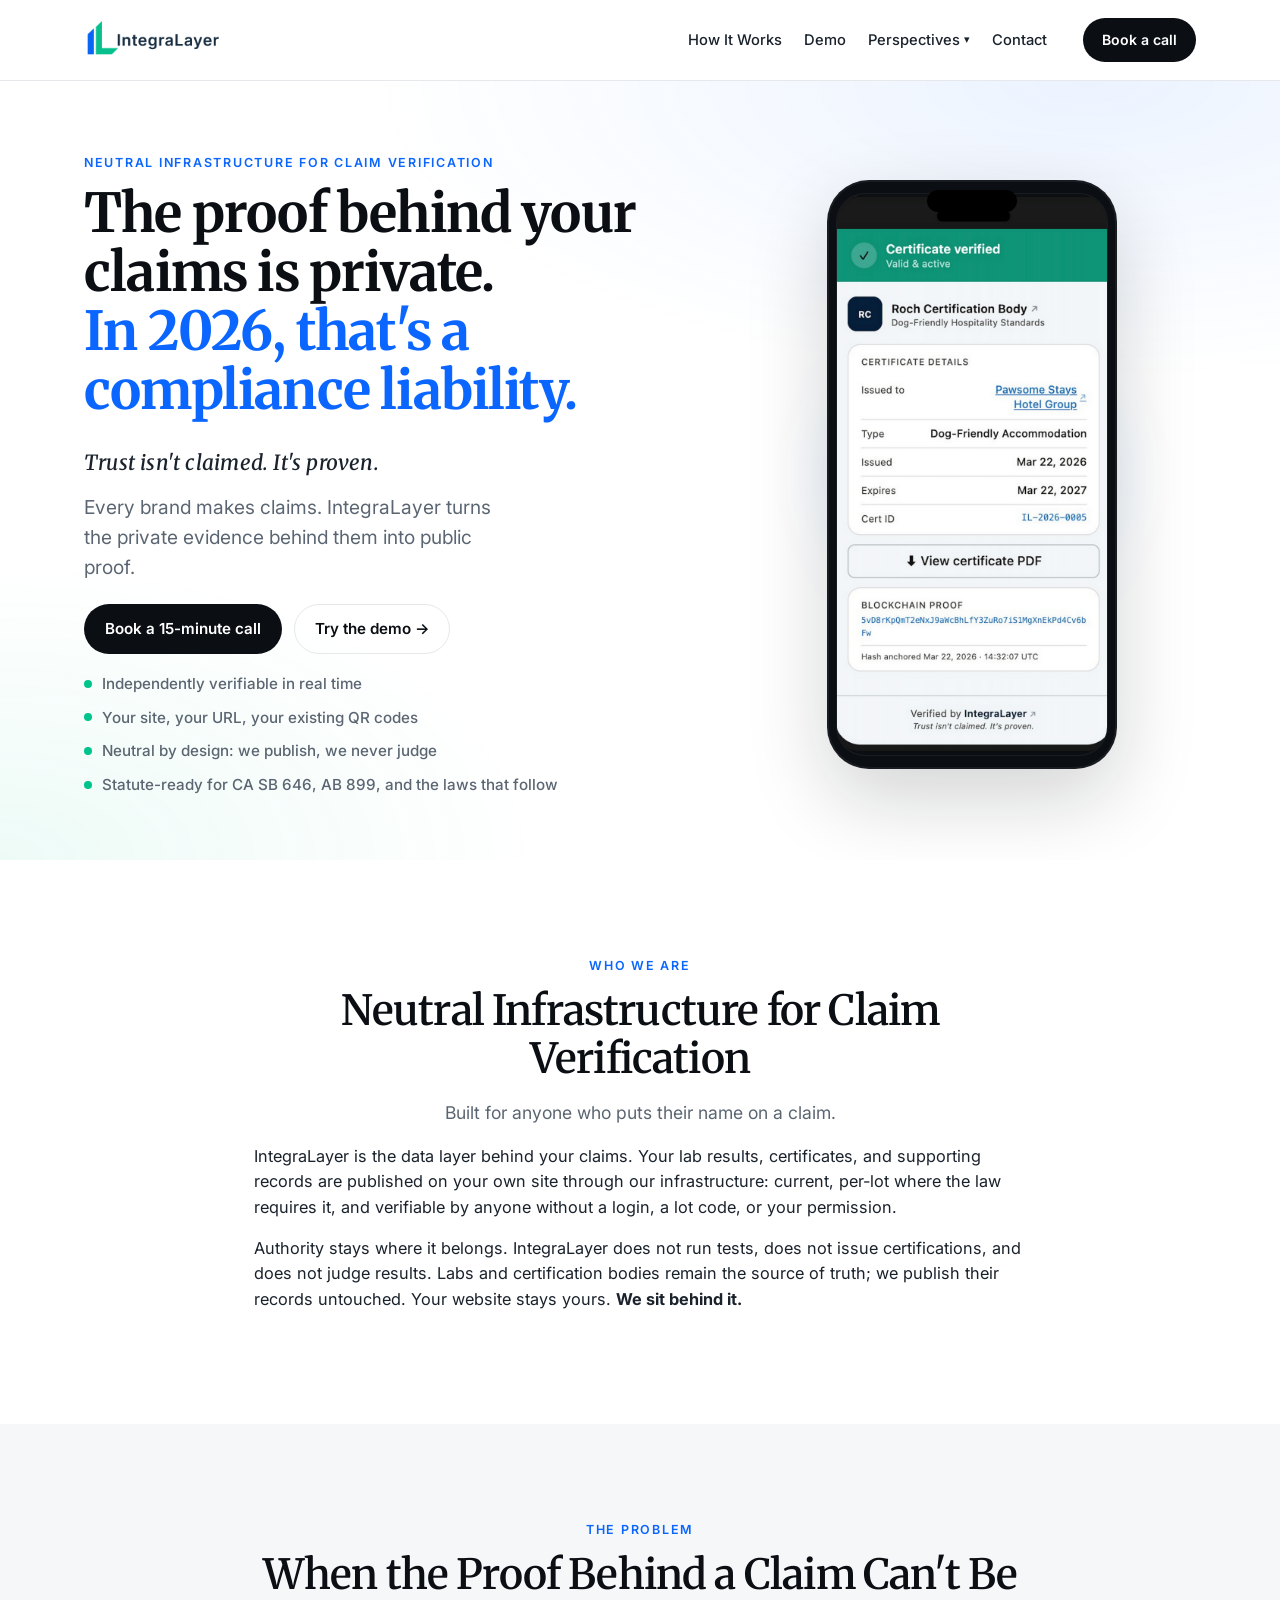
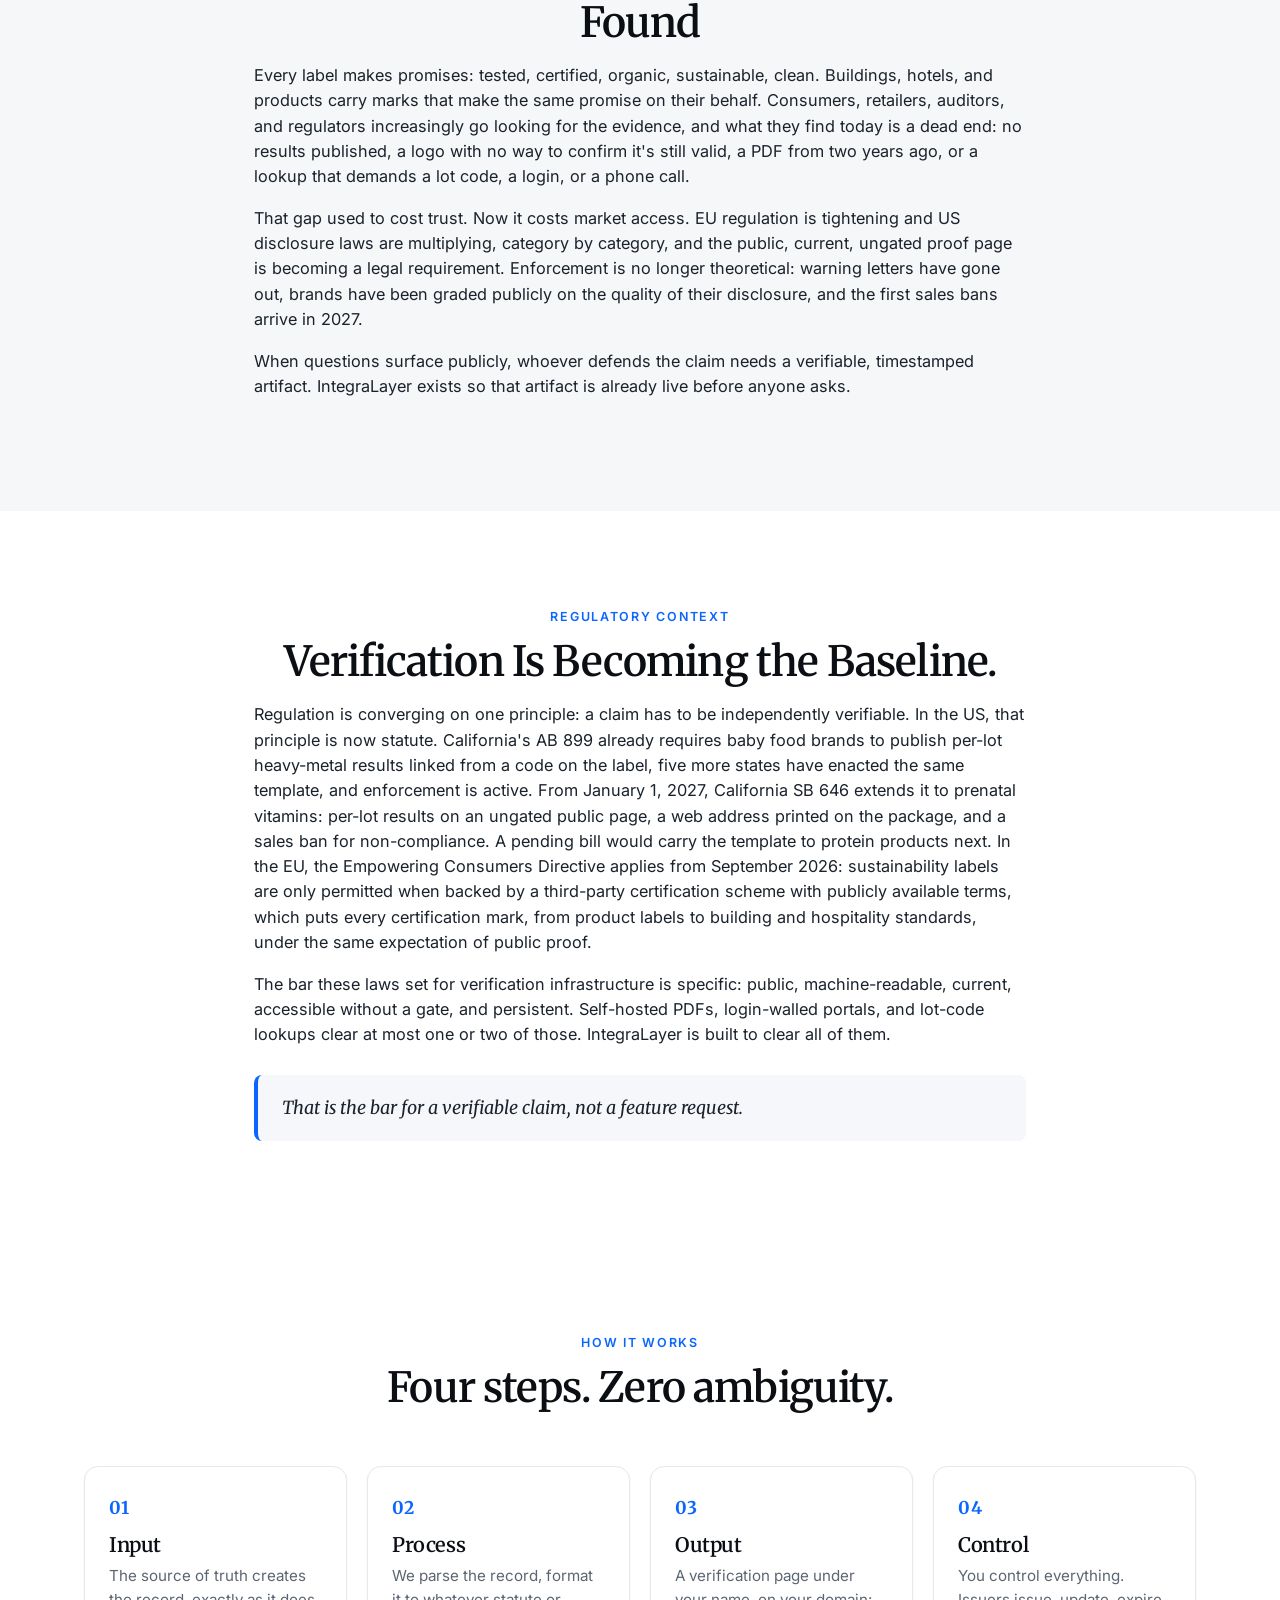
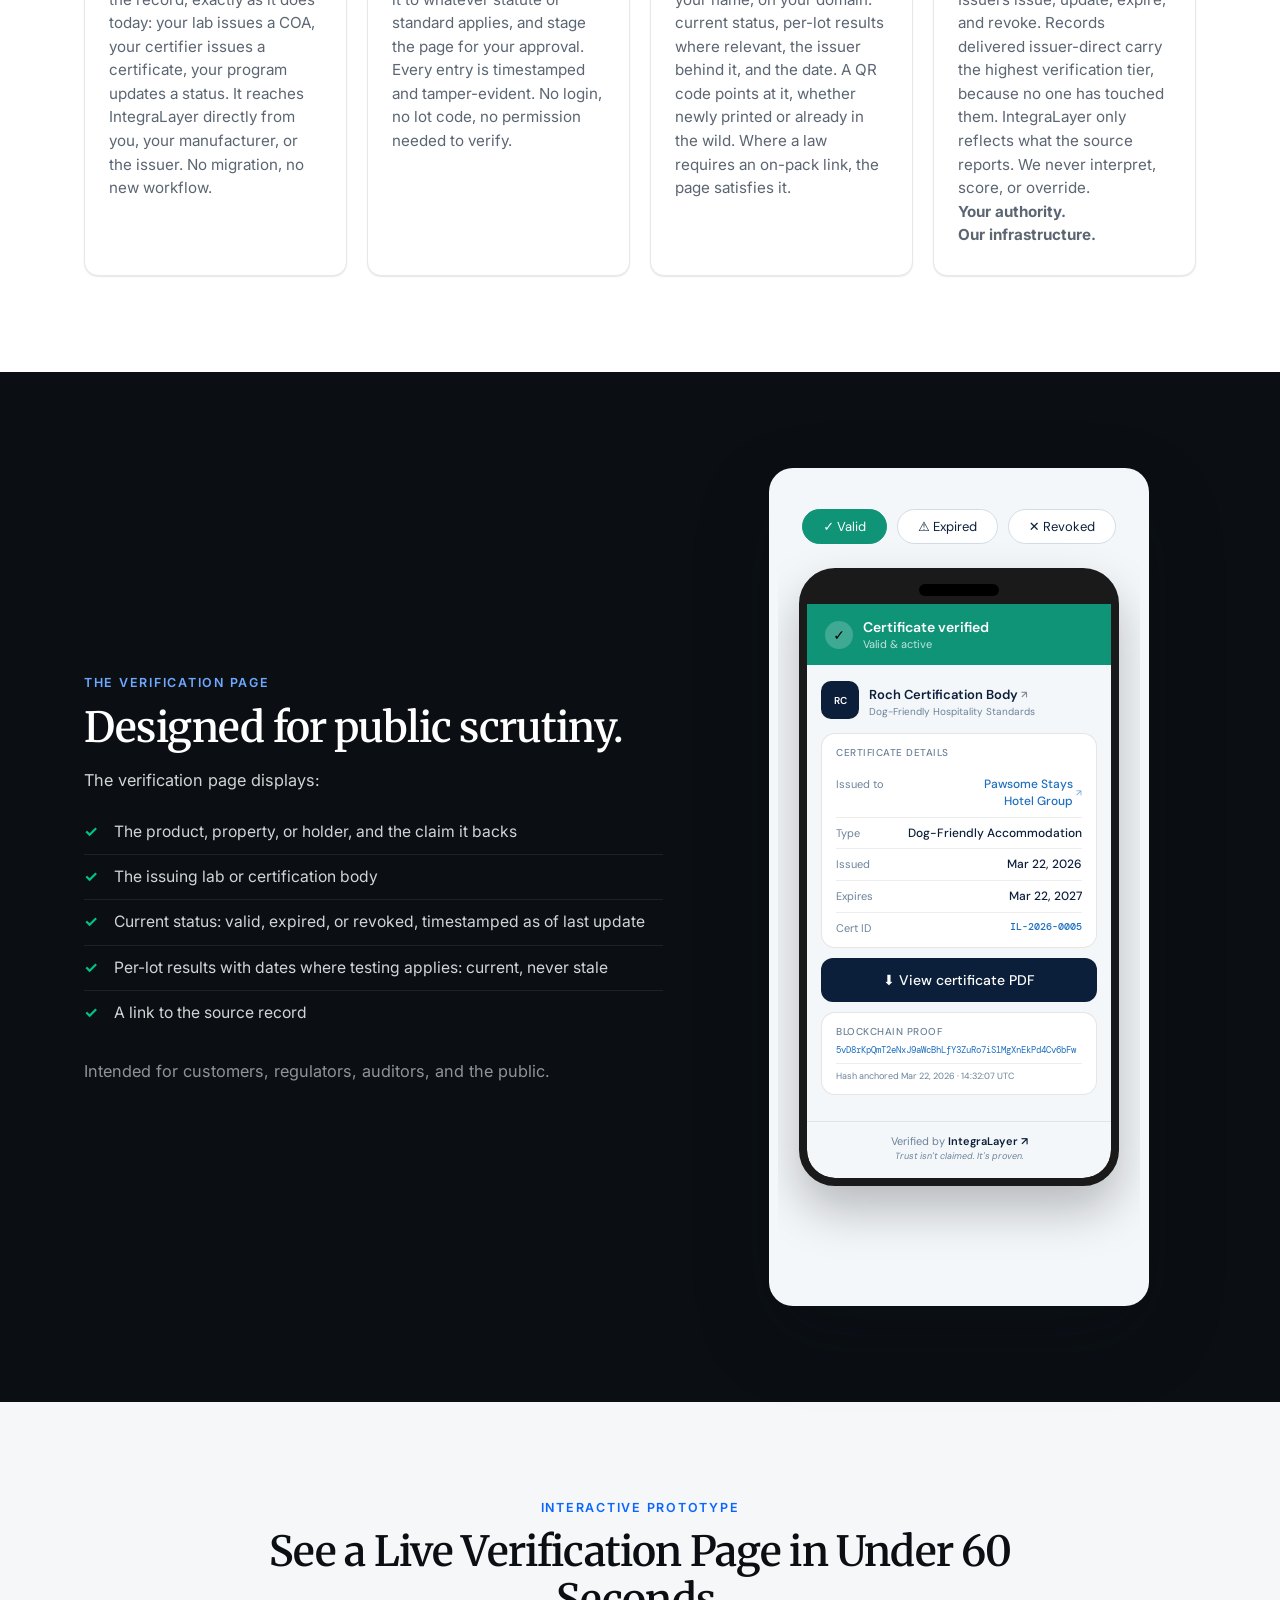
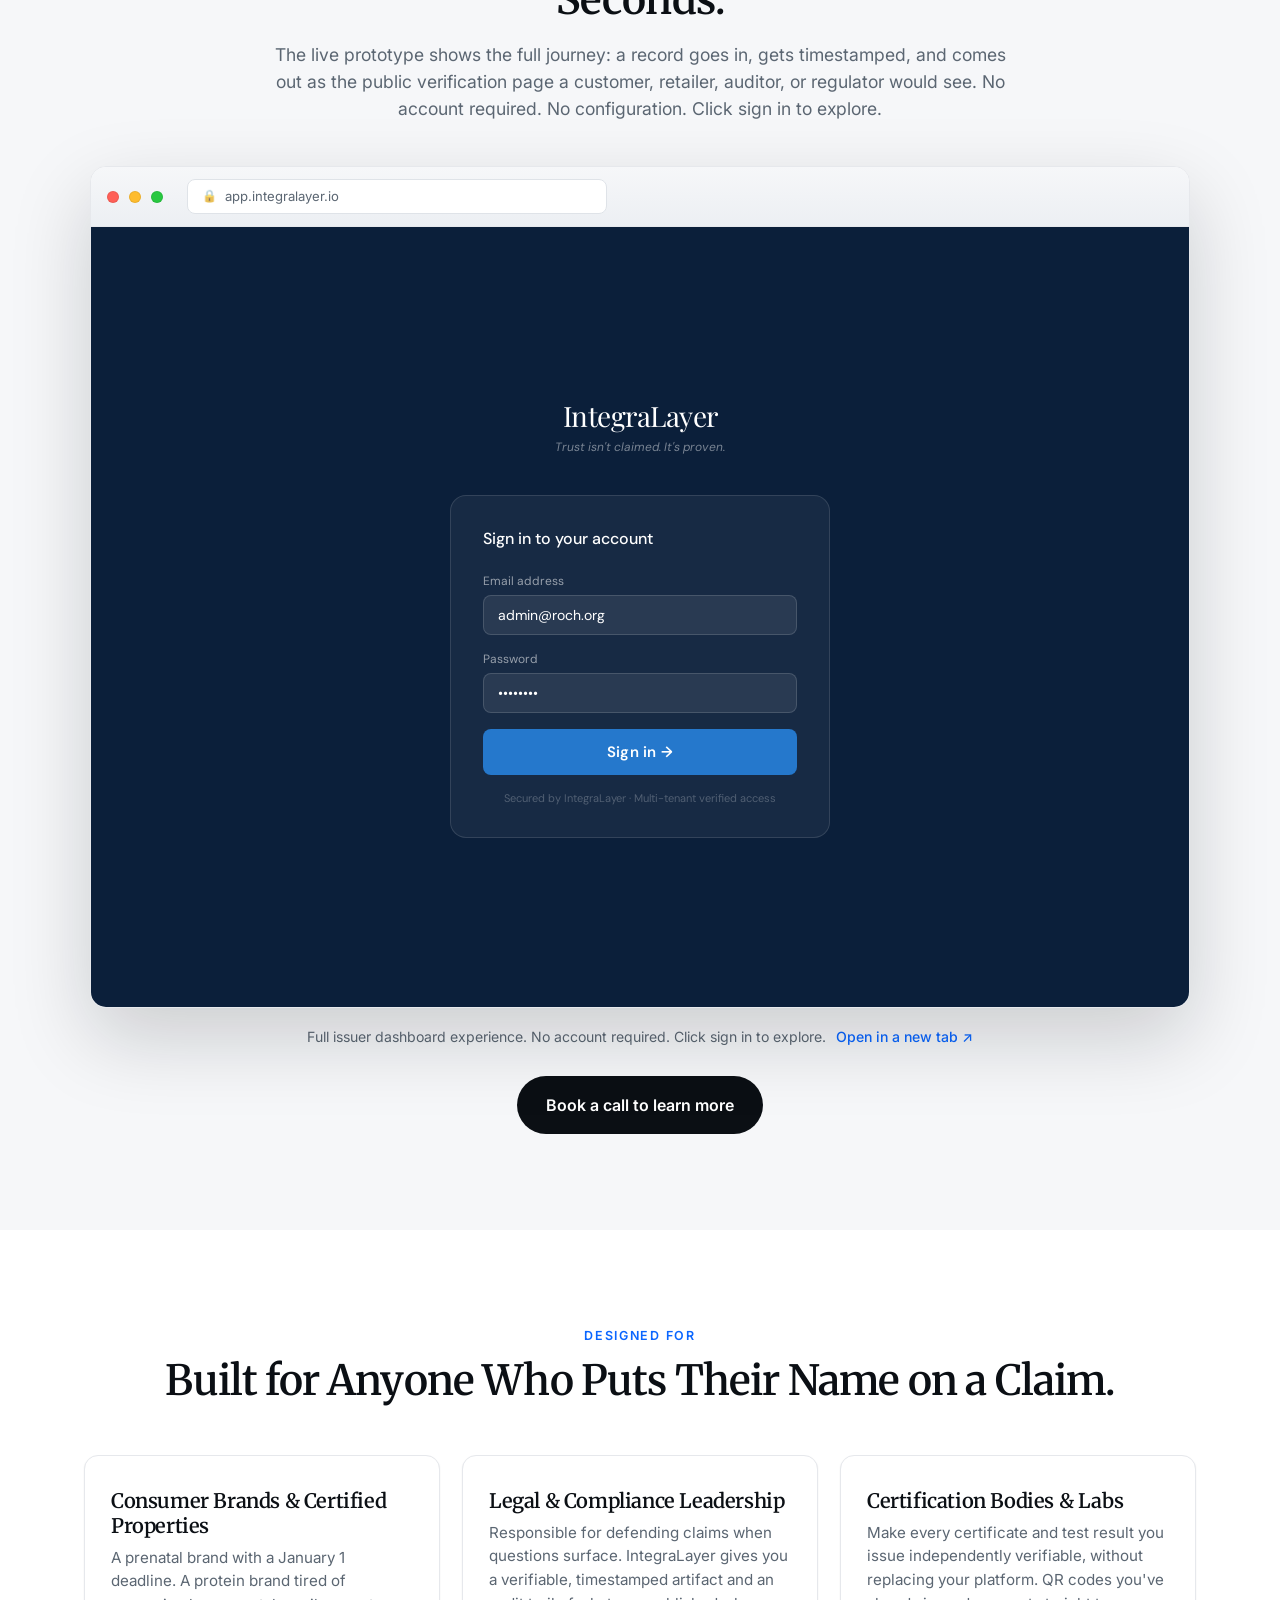
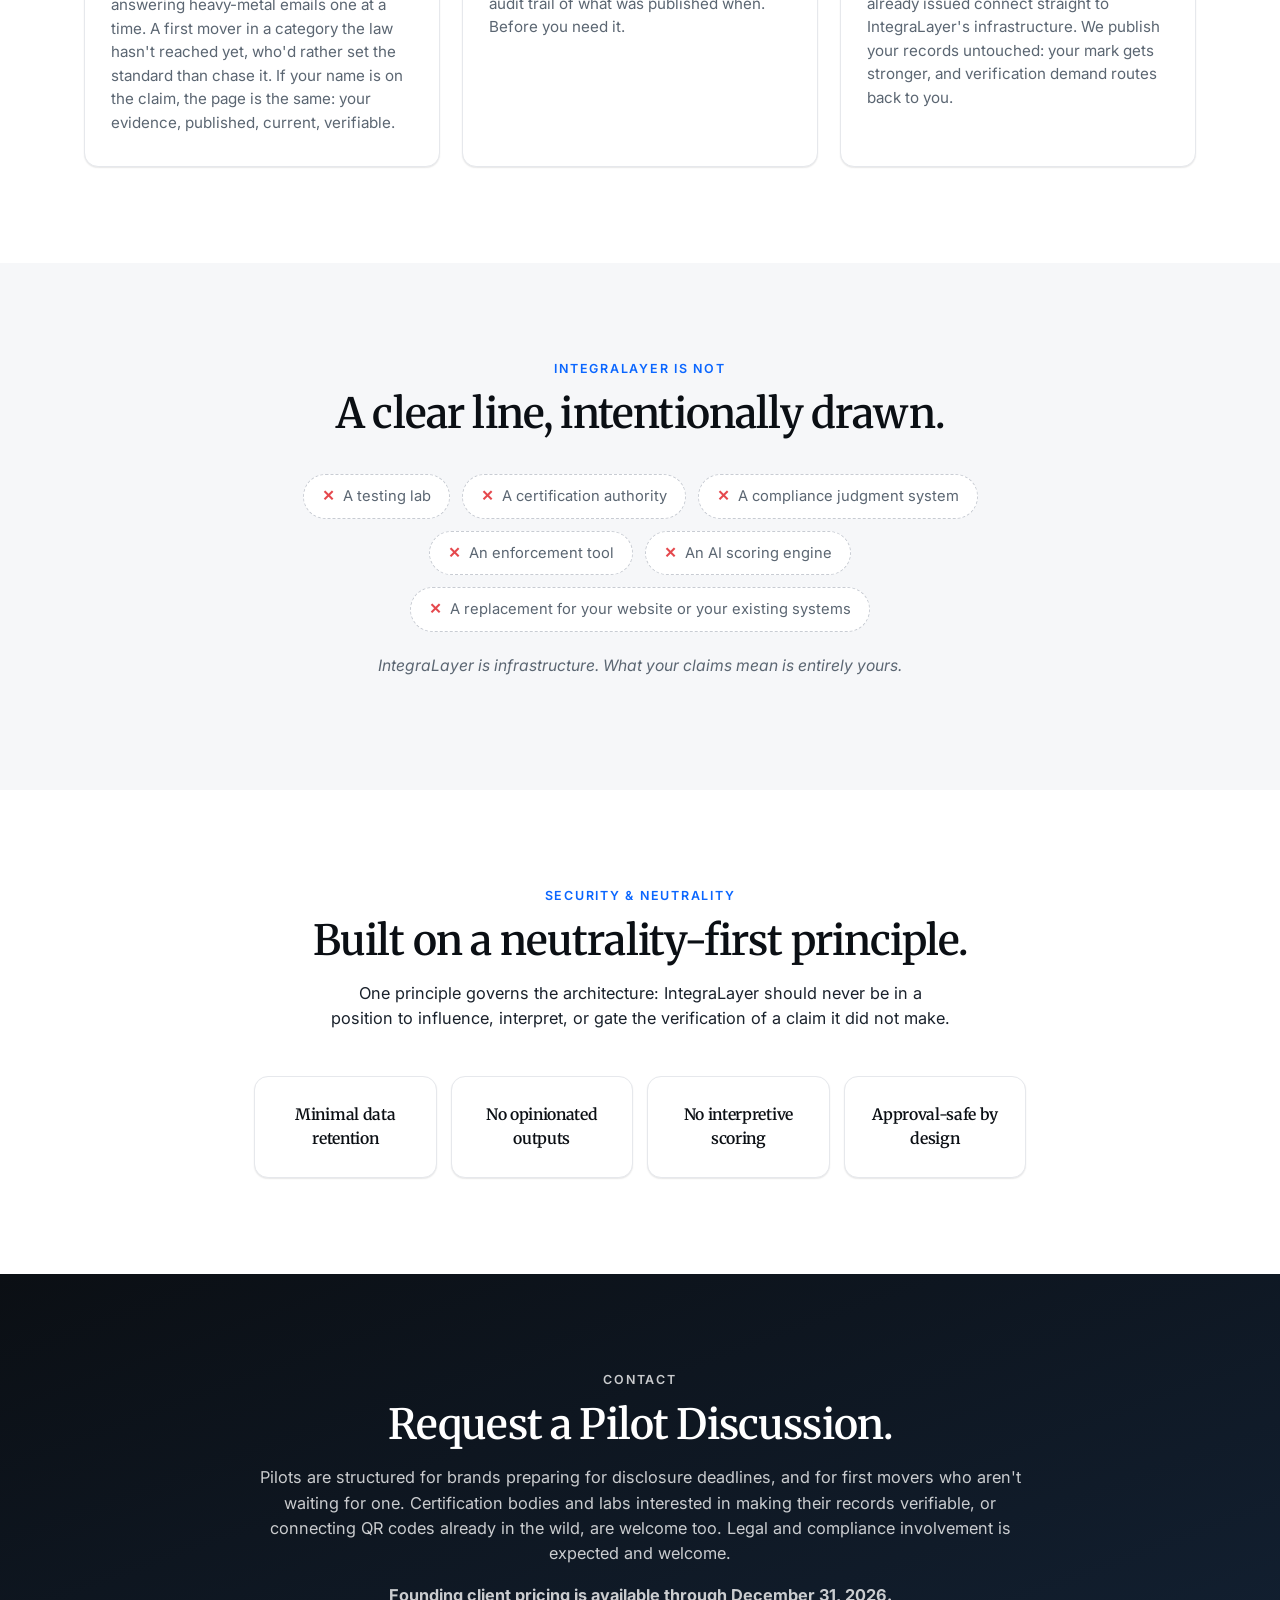
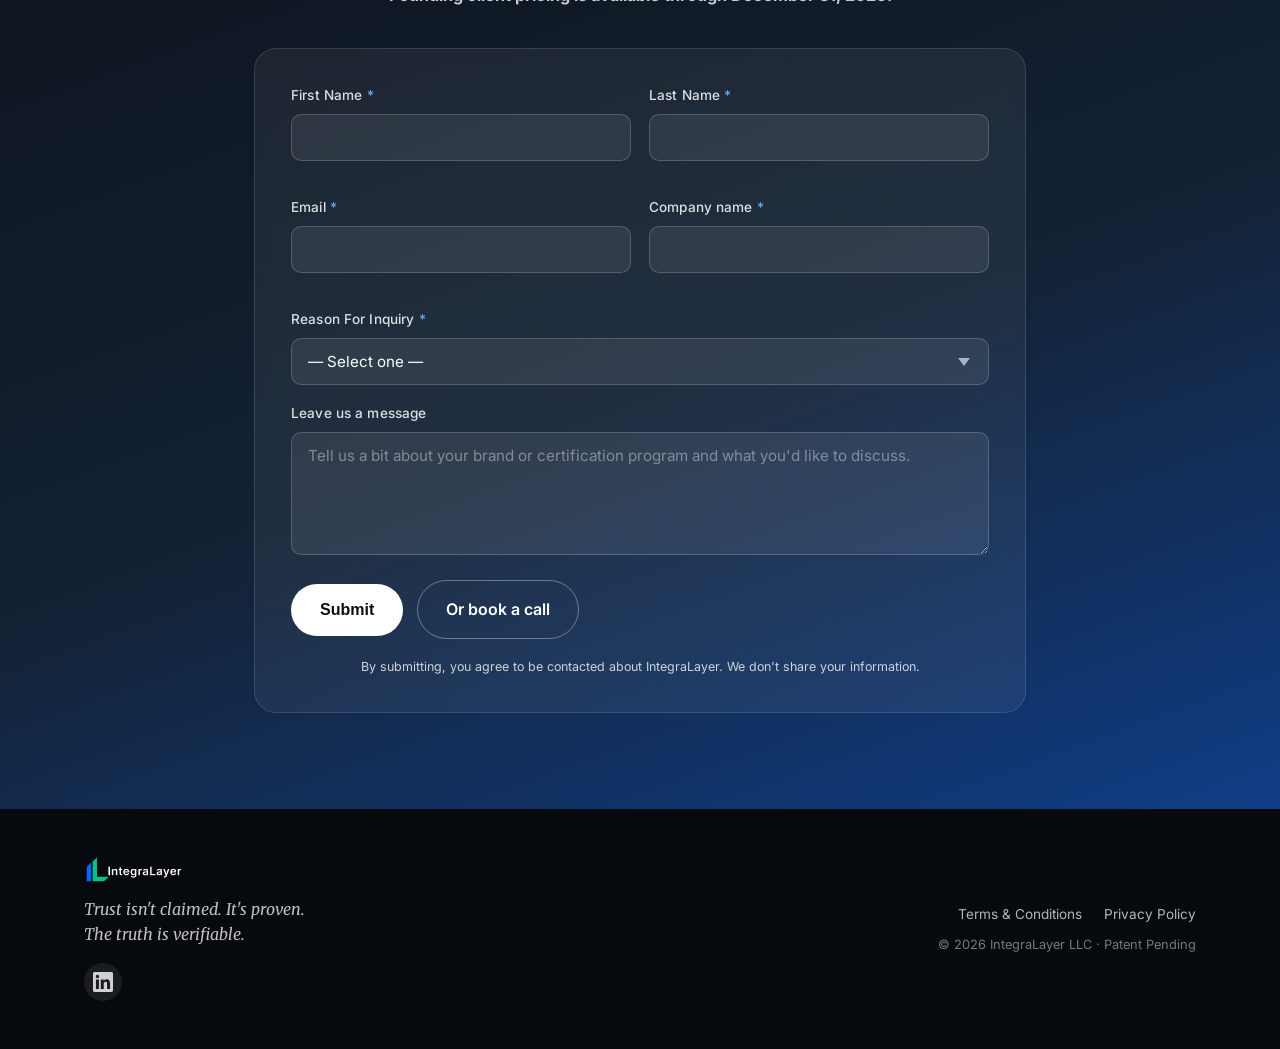
<file: index.html>
<!doctype html>
<html lang="en">
<head>
  <meta charset="utf-8" />
  <meta name="viewport" content="width=device-width, initial-scale=1" />
  <title>IntegraLayer — Public Certification Verification</title>
  <meta name="description" content="Neutral infrastructure for certification bodies. Make certification status independently verifiable in real time, without replacing your existing platform." />
  <link rel="canonical" href="https://integralayer.io/" />

  <!-- Open Graph / LinkedIn / Facebook -->
  <meta property="og:type" content="website" />
  <meta property="og:site_name" content="IntegraLayer" />
  <meta property="og:title" content="IntegraLayer — Public Certification Verification" />
  <meta property="og:description" content="Neutral infrastructure for certification bodies. Make certification status independently verifiable in real time, without replacing your existing platform." />
  <meta property="og:url" content="https://integralayer.io/" />
  <meta property="og:image" content="https://integralayer.io/assets/img/og-image.png" />
  <meta property="og:image:width" content="1200" />
  <meta property="og:image:height" content="630" />

  <!-- Twitter / X -->
  <meta name="twitter:card" content="summary_large_image" />
  <meta name="twitter:title" content="IntegraLayer — Public Certification Verification" />
  <meta name="twitter:description" content="Neutral infrastructure for certification bodies. Certification status independently verifiable in real time." />
  <meta name="twitter:image" content="https://integralayer.io/assets/img/og-image.png" />

  <!-- Structured data: Organization -->
  <script type="application/ld+json">
  {
    "@context": "https://schema.org",
    "@type": "Organization",
    "name": "IntegraLayer",
    "legalName": "IntegraLayer LLC",
    "url": "https://integralayer.io/",
    "logo": "https://integralayer.io/assets/img/logo-black.png",
    "description": "Neutral infrastructure for public certification verification.",
    "sameAs": [
      "https://www.linkedin.com/company/integra-layer-io/"
    ],
    "contactPoint": {
      "@type": "ContactPoint",
      "email": "rachel@integralayer.io",
      "contactType": "customer support"
    }
  }
  </script>

  <link rel="icon" type="image/png" href="assets/img/favicon.png" />
  <link rel="preconnect" href="https://fonts.googleapis.com" />
  <link rel="preconnect" href="https://fonts.gstatic.com" crossorigin />
  <link href="https://fonts.googleapis.com/css2?family=Inter:wght@400;500;600;700;800&family=Merriweather:wght@400;500;600;700&display=swap" rel="stylesheet" />
  <link rel="stylesheet" href="assets/styles.css?v=22" />
</head>
<body>
  <header class="site-header">
    <div class="container nav">
      <a class="brand" href="#top" aria-label="IntegraLayer home">
        <img src="assets/img/logo-black.png" alt="IntegraLayer" />
      </a>
      <nav class="nav-links" aria-label="Primary">
        <a href="#how-it-works">How It Works</a>
        <a href="#demo">Demo</a>
        <div class="nav-dropdown">
          <button type="button" class="nav-dropdown-trigger" aria-haspopup="true" aria-expanded="false">
            Perspectives <span class="chev" aria-hidden="true">▾</span>
          </button>
          <div class="nav-dropdown-menu" role="menu">
            <a href="/perspectives/espr-five-architectural-tests" target="_blank" rel="noopener" role="menuitem">Five Architectural Tests in the ESPR</a>
            <a href="/perspectives/dpp-category-clarity" target="_blank" rel="noopener" role="menuitem">DPP Category Clarity</a>
          </div>
        </div>
        <a href="#contact">Contact</a>
      </nav>
      <a class="btn btn-primary nav-cta" href="https://calendly.com/rachel-integralayer/30min" target="_blank" rel="noopener">Book a call</a>
      <button class="nav-toggle" aria-label="Open menu" aria-expanded="false">
        <span></span><span></span><span></span>
      </button>
    </div>
  </header>

  <main id="top">
    <!-- HERO -->
    <section class="hero">
      <div class="container hero-grid">
        <div class="hero-copy">
          <p class="eyebrow">Neutral Infrastructure for Claim Verification</p>
          <h1>The proof behind your claims is private.<br/><span class="accent">In 2026, that's a compliance liability.</span></h1>
          <p class="hero-tagline">Trust isn't claimed. It's proven.</p>
          <p class="lede">Every brand makes claims. IntegraLayer turns the private evidence behind them into public proof.</p>
          <div class="hero-ctas">
            <a class="btn btn-primary" href="https://calendly.com/rachel-integralayer/30min" target="_blank" rel="noopener">Book a 15-minute call</a>
            <a class="btn btn-ghost" href="#demo">Try the demo →</a>
          </div>
          <ul class="hero-bullets">
            <li>Independently verifiable in real time</li>
            <li>Your site, your URL, your existing QR codes</li>
            <li>Neutral by design: we publish, we never judge</li>
            <li>Statute-ready for CA SB 646, AB 899, and the laws that follow</li>
          </ul>
        </div>
        <div class="hero-visual">
          <div class="phone-frame" aria-hidden="true">
            <img src="assets/img/verification-mobile.png" alt="IntegraLayer verification page on mobile" />
          </div>
          <div class="hero-blob"></div>
        </div>
      </div>
    </section>

    <!-- WHO WE ARE -->
    <section id="who-we-are" class="section">
      <div class="container narrow">
        <p class="eyebrow center">Who We Are</p>
        <h2 class="center">Neutral Infrastructure for Claim Verification</h2>
        <p class="section-lede center">Built for anyone who puts their name on a claim.</p>
        <p class="body">
          IntegraLayer is the data layer behind your claims. Your lab results, certificates, and supporting records are published on your own site through our infrastructure: current, per-lot where the law requires it, and verifiable by anyone without a login, a lot code, or your permission.
        </p>
        <p class="body">
          Authority stays where it belongs. IntegraLayer does not run tests, does not issue certifications, and does not judge results. Labs and certification bodies remain the source of truth; we publish their records untouched. Your website stays yours. <br class="br-mobile"/><strong>We sit behind it.</strong>
        </p>
      </div>
    </section>

    <!-- PROBLEM -->
    <section class="section section-alt">
      <div class="container narrow">
        <p class="eyebrow center">The Problem</p>
        <h2 class="center">When the Proof Behind a Claim Can't Be Found</h2>
        <p class="body">
          Every label makes promises: tested, certified, organic, sustainable, clean. Buildings, hotels, and products carry marks that make the same promise on their behalf. Consumers, retailers, auditors, and regulators increasingly go looking for the evidence, and what they find today is a dead end: no results published, a logo with no way to confirm it's still valid, a PDF from two years ago, or a lookup that demands a lot code, a login, or a phone call.
        </p>
        <p class="body">
          That gap used to cost trust. Now it costs market access. EU regulation is tightening and US disclosure laws are multiplying, category by category, and the public, current, ungated proof page is becoming a legal requirement. Enforcement is no longer theoretical: warning letters have gone out, brands have been graded publicly on the quality of their disclosure, and the first sales bans arrive in 2027.
        </p>
        <p class="body">
          When questions surface publicly, whoever defends the claim needs a verifiable, timestamped artifact. IntegraLayer exists so that artifact is already live before anyone asks.
        </p>
      </div>
    </section>

    <!-- REGULATORY CONTEXT -->
    <section id="regulatory-context" class="section">
      <div class="container narrow">
        <p class="eyebrow center">Regulatory Context</p>
        <h2 class="center">Verification Is Becoming the Baseline.</h2>
        <p class="body">
          Regulation is converging on one principle: a claim has to be independently verifiable. In the US, that principle is now statute. California's AB 899 already requires baby food brands to publish per-lot heavy-metal results linked from a code on the label, five more states have enacted the same template, and enforcement is active. From January 1, 2027, California SB 646 extends it to prenatal vitamins: per-lot results on an ungated public page, a web address printed on the package, and a sales ban for non-compliance. A pending bill would carry the template to protein products next. In the EU, the Empowering Consumers Directive applies from September 2026: sustainability labels are only permitted when backed by a third-party certification scheme with publicly available terms, which puts every certification mark, from product labels to building and hospitality standards, under the same expectation of public proof.
        </p>
        <p class="body">
          The bar these laws set for verification infrastructure is specific: public, machine-readable, current, accessible without a gate, and persistent. Self-hosted PDFs, login-walled portals, and lot-code lookups clear at most one or two of those. IntegraLayer is built to clear all of them.
        </p>
        <blockquote class="callout">
          <p>That is the bar for a verifiable claim, not a feature request.</p>
        </blockquote>
      </div>
    </section>

    <!-- HOW IT WORKS -->
    <section id="how-it-works" class="section">
      <div class="container">
        <p class="eyebrow center">How It Works</p>
        <h2 class="center">Four steps. Zero ambiguity.</h2>
        <div class="steps">
          <article class="step">
            <div class="step-num">01</div>
            <h3>Input</h3>
            <p>The source of truth creates the record, exactly as it does today: your lab issues a COA, your certifier issues a certificate, your program updates a status. It reaches IntegraLayer directly from you, your manufacturer, or the issuer. No migration, no new workflow.</p>
          </article>
          <article class="step">
            <div class="step-num">02</div>
            <h3>Process</h3>
            <p>We parse the record, format it to whatever statute or standard applies, and stage the page for your approval. Every entry is timestamped and tamper-evident. No login, no lot code, no permission needed to verify.</p>
          </article>
          <article class="step">
            <div class="step-num">03</div>
            <h3>Output</h3>
            <p>A verification page under your name, on your domain: current status, per-lot results where relevant, the issuer behind it, and the date. A QR code points at it, whether newly printed or already in the wild. Where a law requires an on-pack link, the page satisfies it.</p>
          </article>
          <article class="step">
            <div class="step-num">04</div>
            <h3>Control</h3>
            <p>You control everything. Issuers issue, update, expire, and revoke. Records delivered issuer-direct carry the highest verification tier, because no one has touched them. IntegraLayer only reflects what the source reports. We never interpret, score, or override.<br/><strong>Your authority.<br/>Our infrastructure.</strong></p>
          </article>
        </div>
      </div>
    </section>

    <!-- VERIFICATION PAGE -->
    <section id="verification-page" class="section section-dark">
      <div class="container split">
        <div>
          <p class="eyebrow">The Verification Page</p>
          <h2>Designed for public scrutiny.</h2>
          <p class="body">The verification page displays:</p>
          <ul class="check-list">
            <li>The product, property, or holder, and the claim it backs</li>
            <li>The issuing lab or certification body</li>
            <li>Current status: valid, expired, or revoked, timestamped as of last update</li>
            <li>Per-lot results with dates where testing applies: current, never stale</li>
            <li>A link to the source record</li>
          </ul>
          <p class="body muted">
            Intended for customers, regulators, auditors, and the public.
          </p>
        </div>
        <div class="visual-stack">
          <div class="phone-embed">
            <iframe
              src="demo/verification.html"
              title="IntegraLayer clickable verification page"
              loading="lazy"
            ></iframe>
          </div>
        </div>
      </div>
    </section>

    <!-- MAIN INTERACTIVE DEMO -->
    <section id="demo" class="section section-alt">
      <div class="container">
        <div class="demo-head center">
          <p class="eyebrow">Interactive Prototype</p>
          <h2>See a Live Verification Page in Under 60 Seconds.</h2>
          <p class="section-lede">The live prototype shows the full journey: a record goes in, gets timestamped, and comes out as the public verification page a customer, retailer, auditor, or regulator would see. No account required. No configuration. Click sign in to explore.</p>
        </div>

        <div class="browser-mock">
          <div class="browser-bar">
            <span class="dot red"></span>
            <span class="dot yellow"></span>
            <span class="dot green"></span>
            <div class="browser-url">
              <span class="lock">🔒</span>
              <span>app.integralayer.io</span>
            </div>
          </div>
          <iframe
            class="prototype-frame"
            src="demo/prototype.html"
            title="IntegraLayer interactive prototype"
            loading="lazy"
          ></iframe>
        </div>

        <p class="demo-fineprint center">
          Full issuer dashboard experience. No account required. Click sign in to explore.
          <a href="demo/prototype.html" target="_blank" rel="noopener">Open in a new tab ↗</a>
        </p>

        <div class="mobile-demo-notice">
          <span class="notice-icon" aria-hidden="true">💻</span>
          <div>
            <strong>For the full experience, please use a desktop.</strong>
            <span>The issuer dashboard is designed for larger screens. Mobile visitors can still preview the public verification page above.</span>
          </div>
        </div>

        <div class="center" style="margin-top: 28px;">
          <a class="btn btn-primary btn-lg" href="https://calendly.com/rachel-integralayer/30min" target="_blank" rel="noopener">Book a call to learn more</a>
        </div>
      </div>
    </section>

    <!-- WHO IT'S FOR -->
    <section id="who-its-for" class="section">
      <div class="container">
        <p class="eyebrow center">Designed For</p>
        <h2 class="center">Built for Anyone Who Puts Their Name on a Claim.</h2>
        <div class="cards">
          <div class="card">
            <h3>Consumer Brands &amp; Certified Properties</h3>
            <p>A prenatal brand with a January 1 deadline. A protein brand tired of answering heavy-metal emails one at a time. A first mover in a category the law hasn't reached yet, who'd rather set the standard than chase it. If your name is on the claim, the page is the same: your evidence, published, current, verifiable.</p>
          </div>
          <div class="card">
            <h3>Legal &amp; Compliance Leadership</h3>
            <p>Responsible for defending claims when questions surface. IntegraLayer gives you a verifiable, timestamped artifact and an audit trail of what was published when. Before you need it.</p>
          </div>
          <div class="card">
            <h3>Certification Bodies &amp; Labs</h3>
            <p>Make every certificate and test result you issue independently verifiable, without replacing your platform. QR codes you've already issued connect straight to IntegraLayer's infrastructure. We publish your records untouched: your mark gets stronger, and verification demand routes back to you.</p>
          </div>
        </div>
      </div>
    </section>

    <!-- IS NOT -->
    <section class="section section-alt">
      <div class="container narrow">
        <p class="eyebrow center">IntegraLayer Is Not</p>
        <h2 class="center">A clear line, intentionally drawn.</h2>
        <ul class="not-list">
          <li>A testing lab</li>
          <li>A certification authority</li>
          <li>A compliance judgment system</li>
          <li>An enforcement tool</li>
          <li>An AI scoring engine</li>
          <li>A replacement for your website or your existing systems</li>
        </ul>
        <p class="section-note">IntegraLayer is infrastructure. What your claims mean is entirely yours.</p>
      </div>
    </section>

    <!-- NEUTRALITY -->
    <section id="neutrality" class="section">
      <div class="container narrow">
        <p class="eyebrow center">Security &amp; Neutrality</p>
        <h2 class="center">Built on a neutrality-first principle.</h2>
        <p class="section-intro body center">One principle governs the architecture: IntegraLayer should never be in a position to influence, interpret, or gate the verification of a claim it did not make.</p>
        <div class="pillars">
          <div class="pillar"><h4>Minimal data retention</h4></div>
          <div class="pillar"><h4>No opinionated outputs</h4></div>
          <div class="pillar"><h4>No interpretive scoring</h4></div>
          <div class="pillar"><h4>Approval-safe by design</h4></div>
        </div>
      </div>
    </section>

    <!-- CONTACT / CTA -->
    <section id="contact" class="section section-cta">
      <div class="container narrow">
        <div class="center">
          <p class="eyebrow">Contact</p>
          <h2>Request a Pilot Discussion.</h2>
          <p class="body">Pilots are structured for brands preparing for disclosure deadlines, and for first movers who aren't waiting for one. Certification bodies and labs interested in making their records verifiable, or connecting QR codes already in the wild, are welcome too. Legal and compliance involvement is expected and welcome.</p>
          <p class="body"><strong>Founding client pricing is available through December 31, 2026.</strong></p>
        </div>

        <form
          class="contact-form"
          action="https://formsubmit.co/rachel@integralayer.io"
          method="POST"
        >
          <!-- FormSubmit config -->
          <input type="hidden" name="_subject" value="New pilot inquiry — IntegraLayer" />
          <input type="hidden" name="_template" value="table" />
          <input type="hidden" name="_captcha" value="true" />
          <input type="hidden" name="_next" value="https://integralayer.io/?sent=1#contact" />
          <!-- honeypot -->
          <input type="text" name="_honey" style="display:none" tabindex="-1" autocomplete="off" />

          <div class="form-row">
            <div class="form-group">
              <label for="first-name">First Name <span class="req">*</span></label>
              <input id="first-name" name="First Name" type="text" required />
            </div>
            <div class="form-group">
              <label for="last-name">Last Name <span class="req">*</span></label>
              <input id="last-name" name="Last Name" type="text" required />
            </div>
          </div>

          <div class="form-row">
            <div class="form-group">
              <label for="email">Email <span class="req">*</span></label>
              <input id="email" name="Email" type="email" required />
            </div>
            <div class="form-group">
              <label for="company">Company name <span class="req">*</span></label>
              <input id="company" name="Company" type="text" required />
            </div>
          </div>

          <div class="form-group">
            <label for="reason">Reason For Inquiry <span class="req">*</span></label>
            <select id="reason" name="Reason For Inquiry" required>
              <option value="">— Select one —</option>
              <option>Pilot discussion</option>
              <option>Brand or property inquiry</option>
              <option>Lab / certification body inquiry</option>
              <option>Legal or compliance inquiry</option>
              <option>Press or analyst inquiry</option>
              <option>Other</option>
            </select>
          </div>

          <div class="form-group">
            <label for="message">Leave us a message</label>
            <textarea id="message" name="Message" rows="5" placeholder="Tell us a bit about your brand or certification program and what you'd like to discuss."></textarea>
          </div>

          <div class="form-submit-row">
            <button type="submit" class="btn btn-primary btn-lg">Submit</button>
            <a class="btn btn-ghost btn-lg" href="https://calendly.com/rachel-integralayer/30min" target="_blank" rel="noopener">Or book a call</a>
          </div>
          <p class="form-note">By submitting, you agree to be contacted about IntegraLayer. We don't share your information.</p>
        </form>
      </div>
    </section>
  </main>

  <footer class="site-footer">
    <div class="container footer-grid">
      <div>
        <img src="assets/img/logo-white.png" alt="IntegraLayer" class="footer-logo" />
        <p class="footer-tag">Trust isn't claimed. It's proven.<br/>The truth is verifiable.</p>
        <div class="footer-socials">
          <a href="https://www.linkedin.com/company/integra-layer-io/" target="_blank" rel="noopener" aria-label="IntegraLayer on LinkedIn">
            <svg width="20" height="20" viewBox="0 0 24 24" fill="currentColor" aria-hidden="true"><path d="M20.447 20.452h-3.554v-5.569c0-1.328-.027-3.037-1.852-3.037-1.853 0-2.136 1.445-2.136 2.939v5.667H9.351V9h3.414v1.561h.046c.477-.9 1.637-1.85 3.37-1.85 3.601 0 4.267 2.37 4.267 5.455v6.286zM5.337 7.433a2.062 2.062 0 01-2.063-2.065 2.063 2.063 0 112.063 2.065zm1.782 13.019H3.555V9h3.564v11.452zM22.225 0H1.771C.792 0 0 .774 0 1.729v20.542C0 23.227.792 24 1.771 24h20.451C23.2 24 24 23.227 24 22.271V1.729C24 .774 23.2 0 22.222 0h.003z"/></svg>
          </a>
        </div>
      </div>
      <div class="footer-legal">
        <a href="terms.html" target="_blank" rel="noopener">Terms &amp; Conditions</a>
        <a href="privacy.html" target="_blank" rel="noopener">Privacy Policy</a>
        <p>© 2026 IntegraLayer LLC · Patent Pending</p>
      </div>
    </div>
  </footer>

  <script src="assets/app.js?v=22"></script>
</body>
</html>
</file>
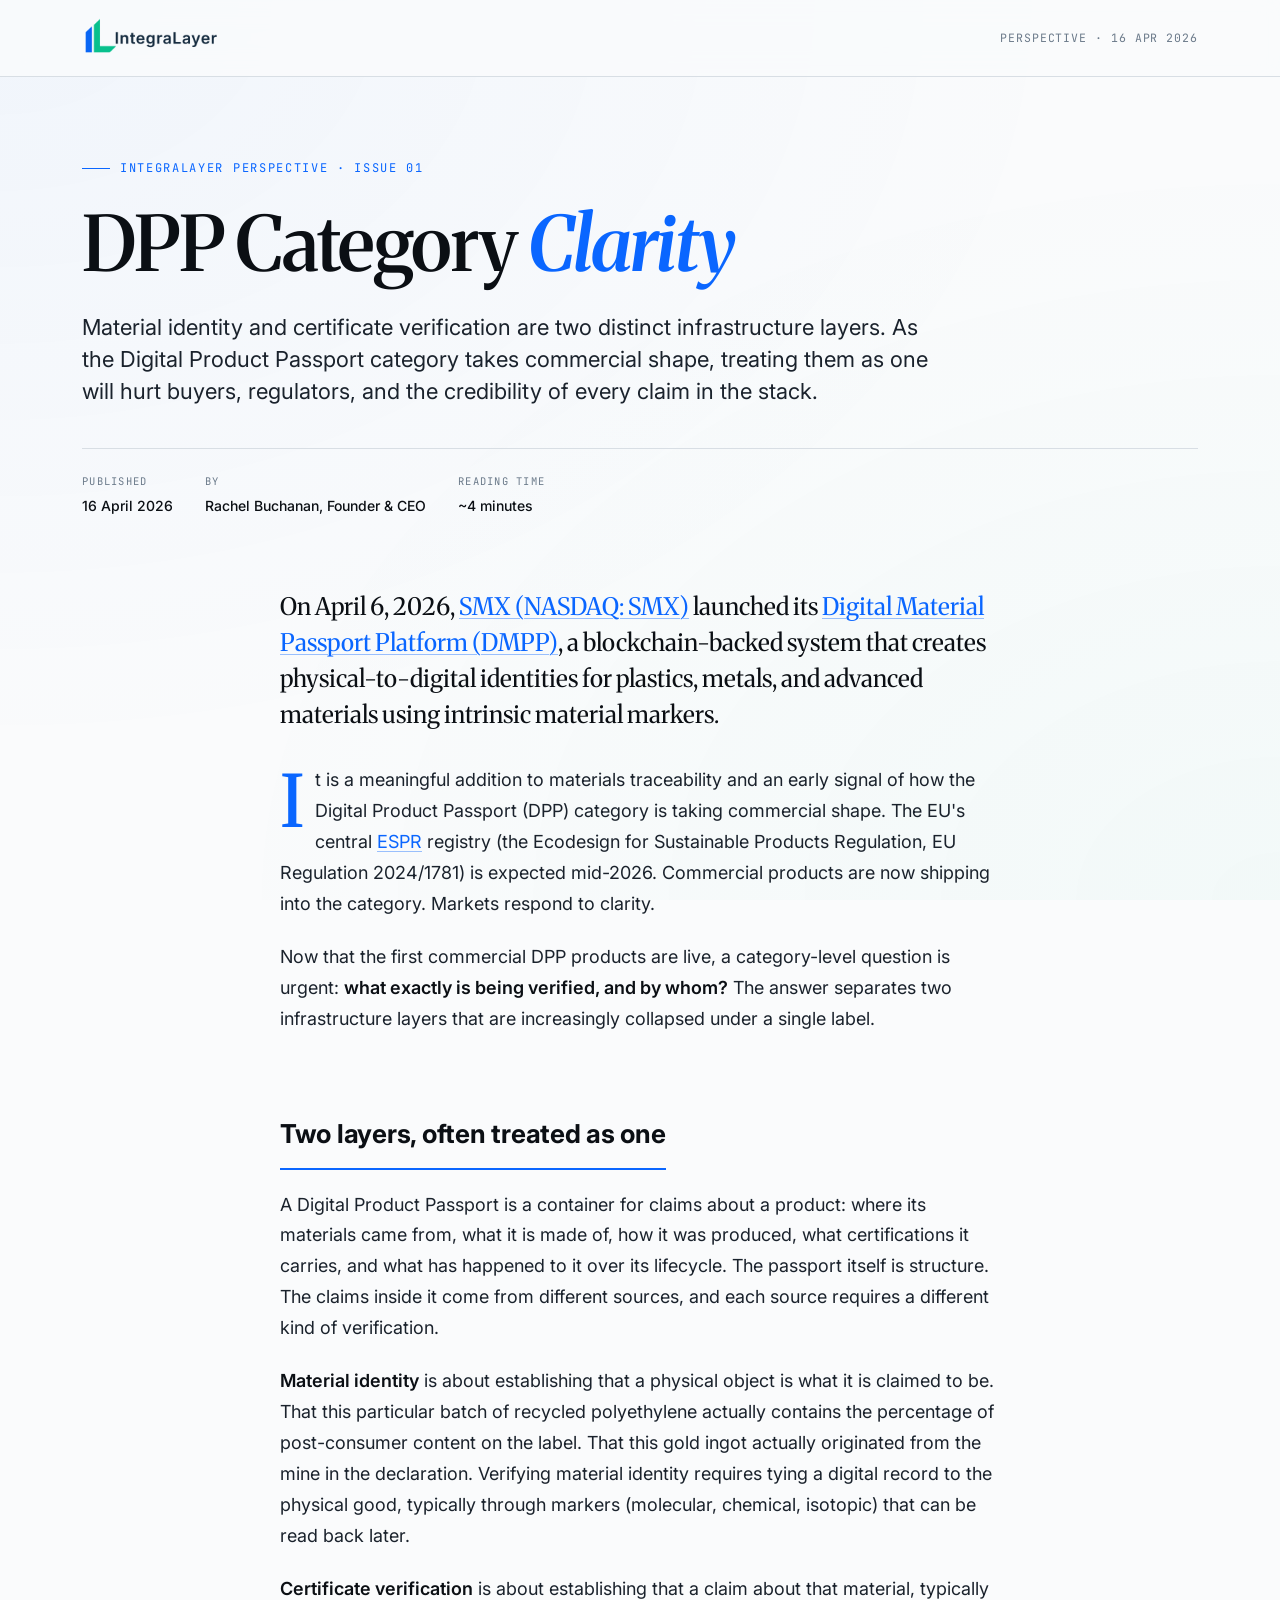
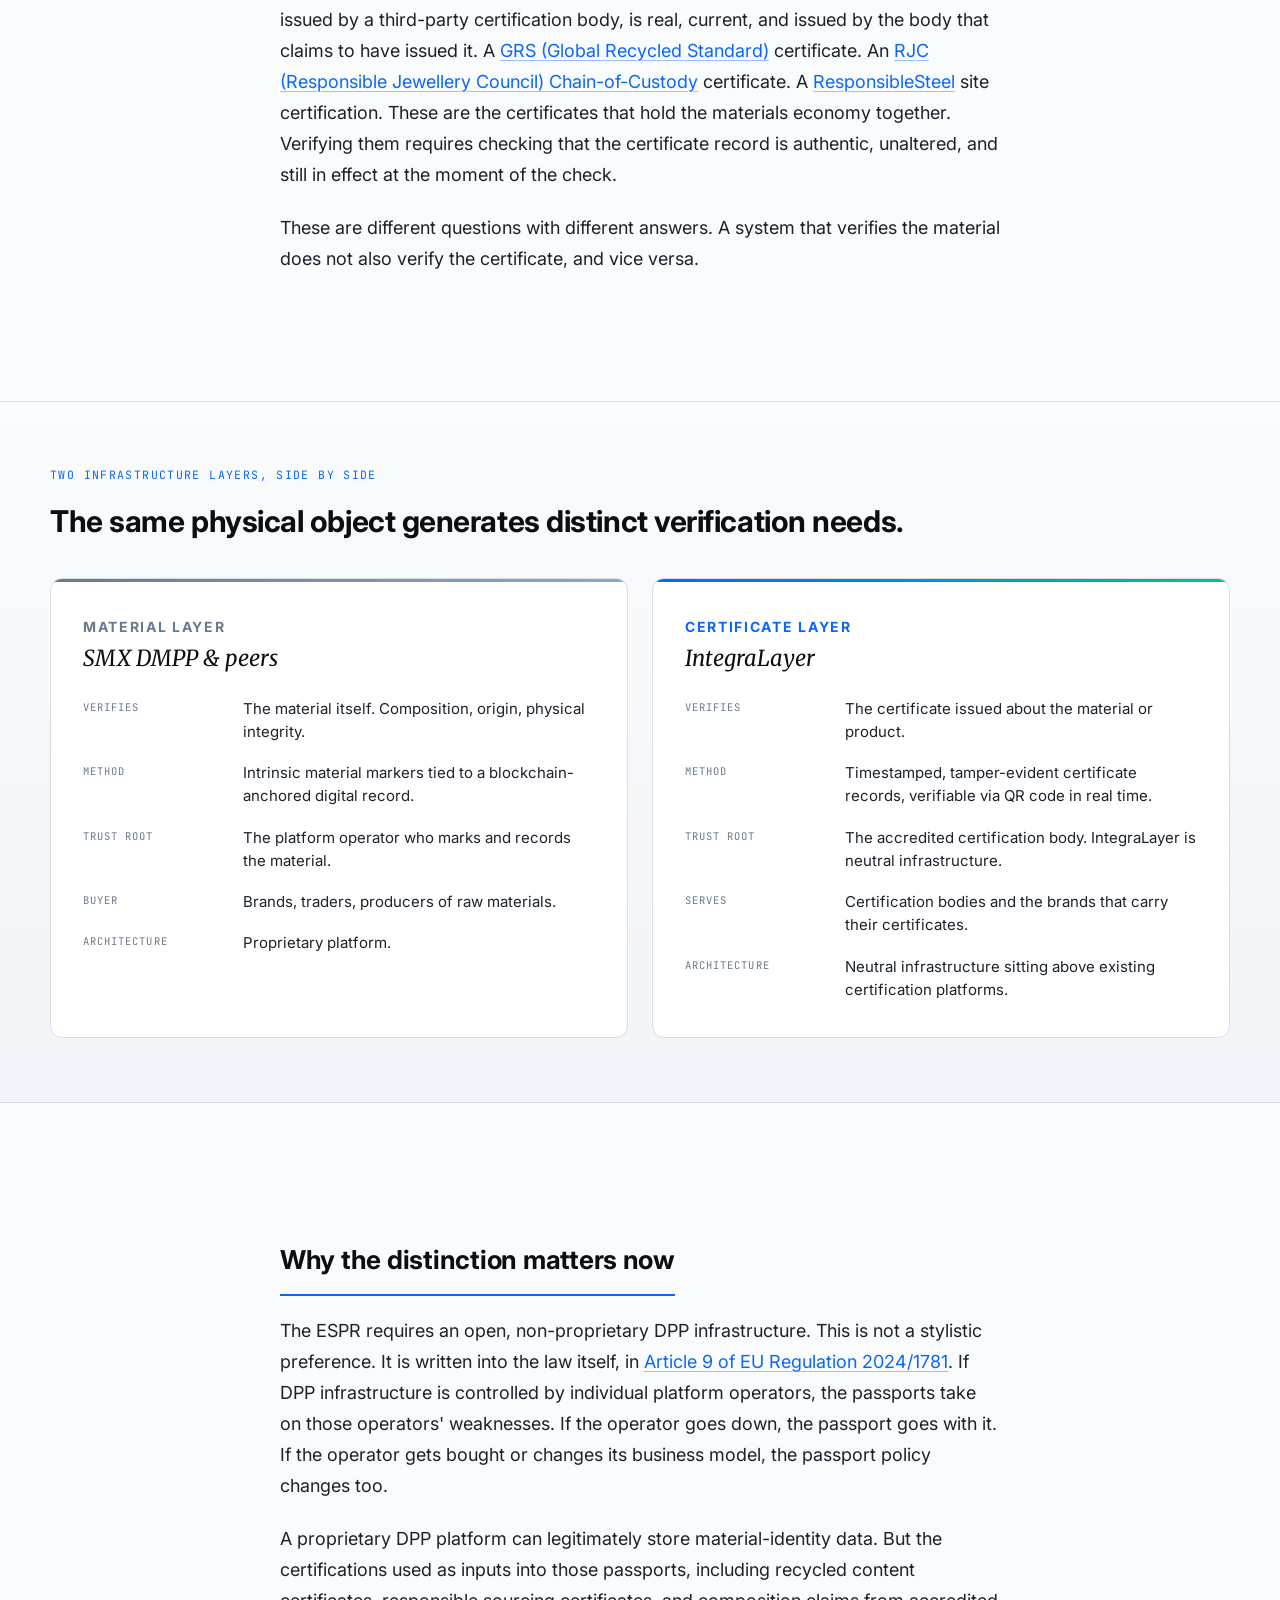
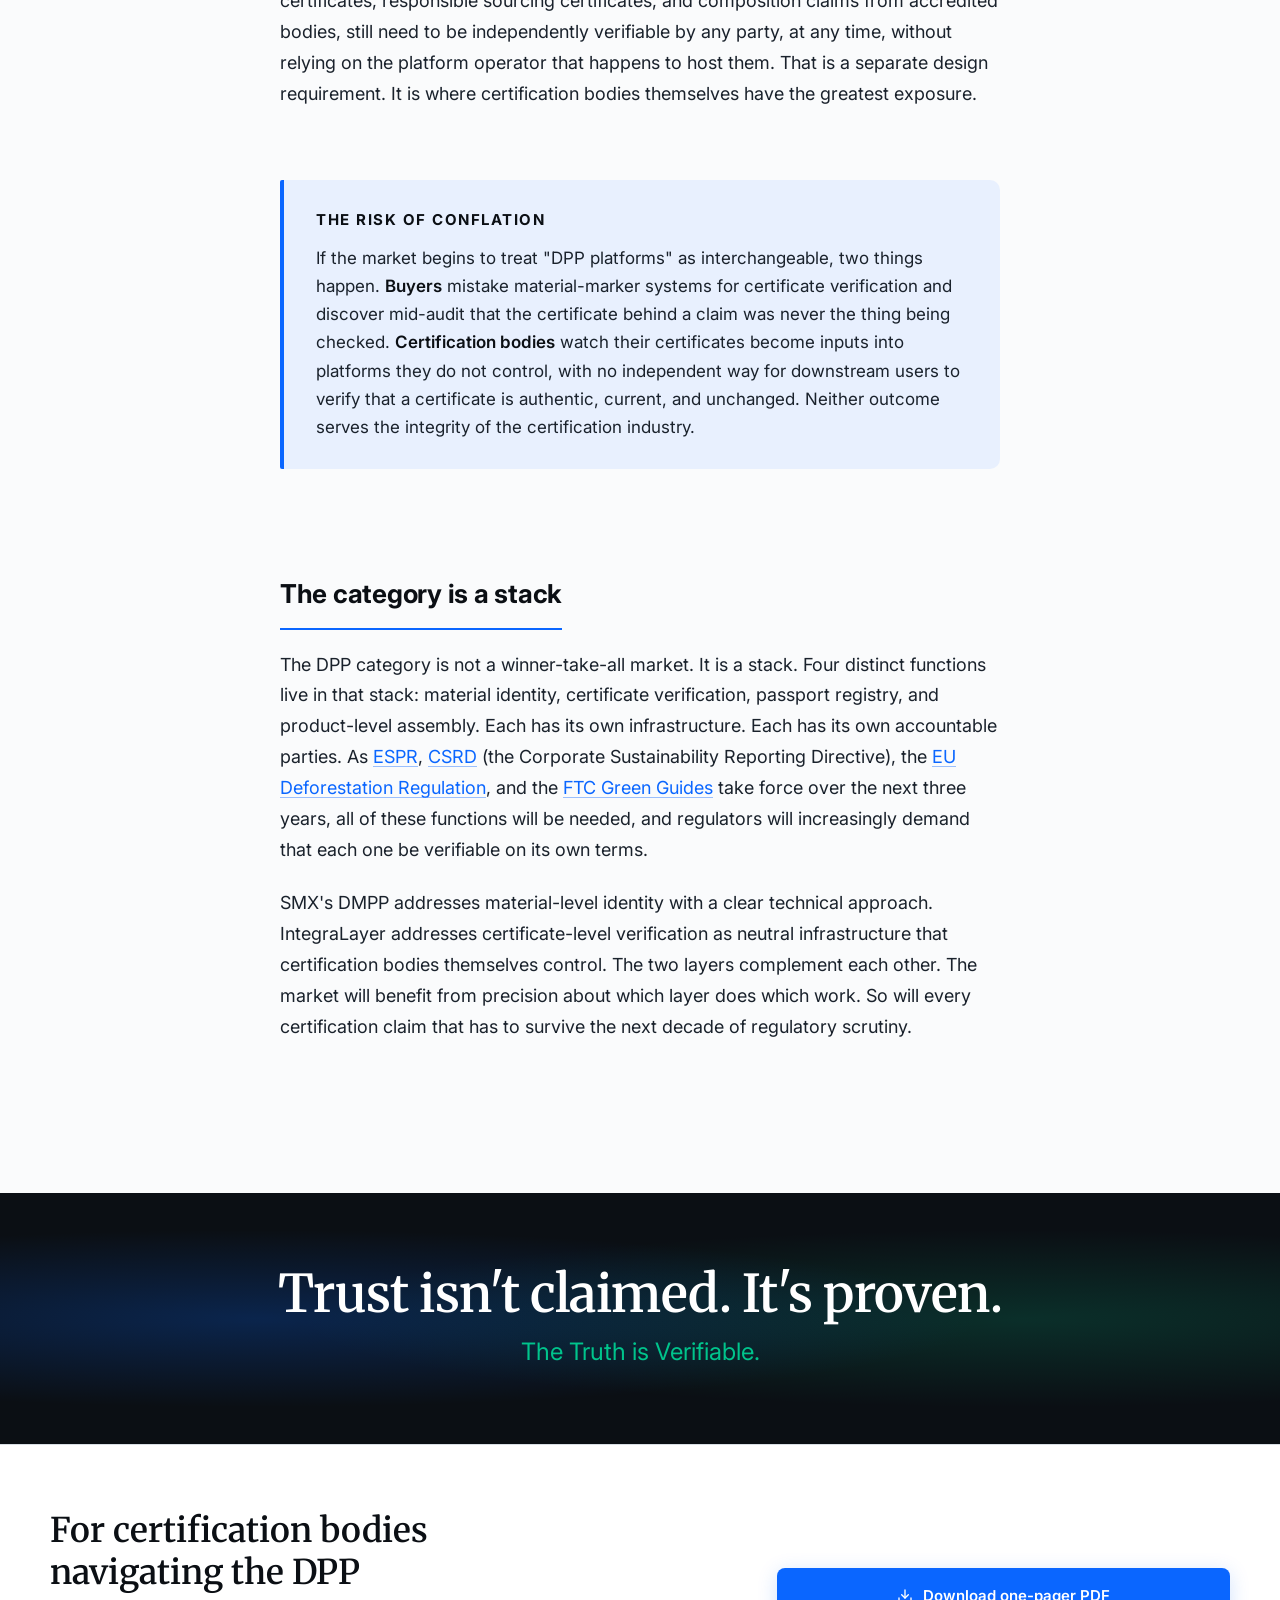
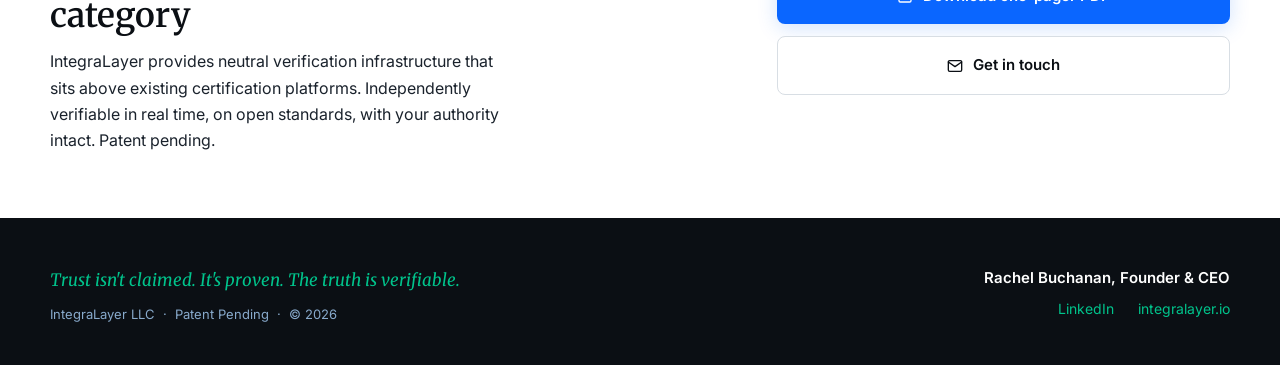
<file: perspectives/dpp-category-clarity/index.html>
<!DOCTYPE html>
<html lang="en">
<head>
<meta charset="UTF-8">
<meta name="viewport" content="width=device-width, initial-scale=1.0">
<title>DPP Category Clarity — IntegraLayer</title>
<meta name="description" content="As SMX launches its Digital Material Passport Platform, a category-level question becomes urgent: material identity and certificate verification are two distinct infrastructure layers. IntegraLayer's perspective on the Digital Product Passport category as of April 2026.">
<link rel="canonical" href="https://integralayer.io/perspectives/dpp-category-clarity">
<meta property="og:type" content="article">
<meta property="og:site_name" content="IntegraLayer">
<meta property="og:title" content="DPP Category Clarity — Material identity vs. certificate verification">
<meta property="og:description" content="An IntegraLayer perspective on the Digital Product Passport category, April 2026.">
<meta property="og:url" content="https://integralayer.io/perspectives/dpp-category-clarity">
<meta property="og:image" content="https://integralayer.io/assets/img/og-image.png">
<meta property="og:image:width" content="1200">
<meta property="og:image:height" content="630">
<meta property="article:published_time" content="2026-04-16">
<meta property="article:author" content="Rachel Buchanan">
<meta name="twitter:card" content="summary_large_image">
<meta name="twitter:title" content="DPP Category Clarity — Material identity vs. certificate verification">
<meta name="twitter:description" content="An IntegraLayer perspective on the Digital Product Passport category, April 2026.">
<meta name="twitter:image" content="https://integralayer.io/assets/img/og-image.png">
<link rel="icon" type="image/png" href="/assets/img/favicon.png">
<link rel="preconnect" href="https://fonts.googleapis.com">
<link rel="preconnect" href="https://fonts.gstatic.com" crossorigin>
<link href="https://fonts.googleapis.com/css2?family=Merriweather:wght@400;500;600;700&family=Inter:wght@400;500;600;700;800&family=JetBrains+Mono:wght@400;500&display=swap" rel="stylesheet">
<style>
  :root {
    --midnight-blue: #0B0F14;
    --bright-blue:   #0a66ff;
    --bright-green:  #00c48c;
    --violet-blue:   #3949AB;
    --light-grey:    #ECEFF1;
    --blue-tint:     #E8F0FE;
    --green-tint:    #E6F9F4;
    --subtle:        #6B7A8A;
    --mid:           #1a222c;
    --header-conf:   #88AACC;
    --off-white:     #FAFBFC;
    --hairline:      #D8DEE4;
    --font-display:  "Merriweather", Georgia, serif;
    --font-brand:    "Inter", system-ui, sans-serif;
    --font-body:     "Inter", system-ui, sans-serif;
    --font-mono:     "JetBrains Mono", ui-monospace, monospace;
  }

  * { box-sizing: border-box; margin: 0; padding: 0; }

  html { scroll-behavior: smooth; }

  body {
    font-family: var(--font-body);
    color: var(--mid);
    background: var(--off-white);
    line-height: 1.65;
    font-size: 17px;
    font-weight: 400;
    -webkit-font-smoothing: antialiased;
    -moz-osx-font-smoothing: grayscale;
    text-rendering: optimizeLegibility;
  }

  /* Atmospheric background texture */
  body::before {
    content: "";
    position: fixed;
    inset: 0;
    background:
      radial-gradient(ellipse at top left, rgba(9, 102, 245, 0.04), transparent 60%),
      radial-gradient(ellipse at bottom right, rgba(8, 192, 141, 0.03), transparent 60%);
    pointer-events: none;
    z-index: 0;
  }

  .wrap { position: relative; z-index: 1; }

  /* ===== Top nav strip ===== */
  .nav {
    border-bottom: 1px solid var(--hairline);
    background: rgba(250, 251, 252, 0.85);
    backdrop-filter: blur(12px);
    -webkit-backdrop-filter: blur(12px);
    position: sticky;
    top: 0;
    z-index: 10;
  }
  .nav-inner {
    max-width: 1180px;
    margin: 0 auto;
    padding: 18px 32px;
    display: flex;
    align-items: center;
    justify-content: space-between;
  }
  .brand {
    display: inline-flex;
    align-items: center;
    text-decoration: none;
  }
  .brand img {
    height: 40px;
    width: auto;
    display: block;
  }
  .nav-meta {
    font-family: var(--font-mono);
    font-size: 11.5px;
    letter-spacing: 0.08em;
    text-transform: uppercase;
    color: var(--subtle);
  }

  /* ===== Hero ===== */
  .hero {
    max-width: 1180px;
    margin: 0 auto;
    padding: 72px 32px 48px;
  }
  .eyebrow {
    display: inline-flex;
    align-items: center;
    gap: 10px;
    font-family: var(--font-mono);
    font-size: 12px;
    letter-spacing: 0.14em;
    text-transform: uppercase;
    color: var(--bright-blue);
    margin-bottom: 28px;
  }
  .eyebrow::before {
    content: "";
    width: 28px;
    height: 1px;
    background: var(--bright-blue);
  }

  h1.title {
    font-family: var(--font-display);
    font-weight: 600;
    font-size: clamp(42px, 6.2vw, 76px);
    line-height: 1.02;
    letter-spacing: -0.02em;
    color: var(--midnight-blue);
    max-width: 14ch;
    margin-bottom: 28px;
    font-variation-settings: "opsz" 120;
  }
  h1.title em {
    font-style: italic;
    color: var(--bright-blue);
    font-weight: 600;
  }

  .subtitle {
    font-family: var(--font-body);
    font-size: clamp(18px, 2vw, 22px);
    font-weight: 400;
    color: var(--mid);
    max-width: 62ch;
    line-height: 1.45;
    margin-bottom: 40px;
  }

  .byline {
    display: flex;
    gap: 32px;
    align-items: center;
    padding-top: 24px;
    border-top: 1px solid var(--hairline);
    font-family: var(--font-body);
    font-size: 14px;
  }
  .byline-item .label {
    display: block;
    font-family: var(--font-mono);
    font-size: 10.5px;
    letter-spacing: 0.12em;
    text-transform: uppercase;
    color: var(--subtle);
    margin-bottom: 4px;
  }
  .byline-item .val {
    color: var(--midnight-blue);
    font-weight: 500;
  }
  .byline-item .val a { color: inherit; text-decoration: none; border-bottom: 1px solid var(--bright-green); }
  .byline-item .val a:hover { color: var(--bright-blue); border-color: var(--bright-blue); }

  /* ===== Main article ===== */
  .article {
    max-width: 1180px;
    margin: 0 auto;
    padding: 24px 32px 48px;
    display: grid;
    grid-template-columns: 1fr 720px 1fr;
    gap: 0;
  }
  .article > * { grid-column: 2; }
  .article .full { grid-column: 1 / -1; }

  .article p {
    font-size: 18px;
    line-height: 1.72;
    color: var(--mid);
    margin-bottom: 22px;
  }
  .article a,
  .callout a {
    color: var(--bright-blue);
    text-decoration: underline;
    text-decoration-thickness: 1px;
    text-underline-offset: 3px;
    text-decoration-color: rgba(10, 102, 255, 0.4);
    transition: text-decoration-color 180ms ease, color 180ms ease;
  }
  .article a:hover,
  .callout a:hover {
    color: var(--midnight-blue);
    text-decoration-color: var(--bright-green);
    text-decoration-thickness: 2px;
  }
  .article p.lede {
    font-family: var(--font-display);
    font-weight: 400;
    font-size: 24px;
    line-height: 1.5;
    color: var(--midnight-blue);
    margin-bottom: 32px;
    font-variation-settings: "opsz" 96;
  }
  .article strong {
    color: var(--midnight-blue);
    font-weight: 600;
  }
  .article h2 {
    font-family: var(--font-brand);
    font-weight: 700;
    font-size: 26px;
    letter-spacing: -0.01em;
    color: var(--midnight-blue);
    margin: 56px 0 20px;
    padding-bottom: 12px;
    border-bottom: 2px solid var(--bright-blue);
    max-width: fit-content;
  }

  /* Drop cap on first paragraph */
  .article p.first::first-letter {
    font-family: var(--font-display);
    float: left;
    font-size: 72px;
    line-height: 0.85;
    padding: 6px 10px 0 0;
    color: var(--bright-blue);
    font-weight: 500;
  }

  /* ===== Comparison section (full-bleed) ===== */
  .compare-wrap {
    background: linear-gradient(180deg, var(--off-white) 0%, #F1F4F8 100%);
    border-top: 1px solid var(--hairline);
    border-bottom: 1px solid var(--hairline);
    margin: 56px 0;
    padding: 64px 32px;
  }
  .compare-inner {
    max-width: 1180px;
    margin: 0 auto;
  }
  .compare-label {
    font-family: var(--font-mono);
    font-size: 11.5px;
    letter-spacing: 0.12em;
    text-transform: uppercase;
    color: var(--bright-blue);
    margin-bottom: 12px;
  }
  .compare-h {
    font-family: var(--font-brand);
    font-weight: 700;
    font-size: 30px;
    letter-spacing: -0.015em;
    color: var(--midnight-blue);
    margin-bottom: 32px;
  }

  .cards {
    display: grid;
    grid-template-columns: 1fr 1fr;
    gap: 24px;
  }
  .card {
    background: white;
    border-radius: 12px;
    padding: 36px 32px;
    border: 1px solid var(--hairline);
    position: relative;
    overflow: hidden;
  }
  .card::before {
    content: "";
    position: absolute;
    top: 0; left: 0; right: 0;
    height: 3px;
  }
  .card.smx::before { background: linear-gradient(90deg, #6B7A8A, #88AACC); }
  .card.integra::before { background: linear-gradient(90deg, var(--bright-blue), var(--bright-green)); }

  .card-title {
    font-family: var(--font-brand);
    font-weight: 700;
    font-size: 14px;
    letter-spacing: 0.12em;
    text-transform: uppercase;
    margin-bottom: 6px;
  }
  .card.smx .card-title { color: var(--subtle); }
  .card.integra .card-title { color: var(--bright-blue); }

  .card-sub {
    font-family: var(--font-display);
    font-weight: 400;
    font-size: 22px;
    line-height: 1.3;
    color: var(--midnight-blue);
    margin-bottom: 24px;
    font-style: italic;
  }

  .card dl {
    display: grid;
    grid-template-columns: 140px 1fr;
    row-gap: 18px;
    column-gap: 20px;
    font-size: 15px;
    line-height: 1.55;
  }
  .card dt {
    font-family: var(--font-mono);
    font-size: 10.5px;
    letter-spacing: 0.1em;
    text-transform: uppercase;
    color: var(--subtle);
    padding-top: 2px;
  }
  .card dd {
    color: var(--mid);
  }

  /* ===== Callout ===== */
  .callout {
    background: var(--blue-tint);
    border-left: 4px solid var(--bright-blue);
    padding: 28px 32px;
    margin: 48px 0;
    border-radius: 2px 10px 10px 2px;
  }
  .callout h3 {
    font-family: var(--font-brand);
    font-weight: 700;
    font-size: 15px;
    letter-spacing: 0.1em;
    text-transform: uppercase;
    color: var(--midnight-blue);
    margin-bottom: 12px;
  }
  .callout p {
    font-size: 17px;
    line-height: 1.65;
    color: var(--mid);
    margin: 0;
  }
  .callout p strong { color: var(--midnight-blue); }

  /* ===== Closing banner / tagline ===== */
  .tagline {
    background: var(--midnight-blue);
    padding: 72px 32px;
    margin: 80px 0 0;
    text-align: center;
    position: relative;
    overflow: hidden;
  }
  .tagline::before {
    content: "";
    position: absolute;
    inset: 0;
    background:
      radial-gradient(ellipse at 20% 50%, rgba(9, 102, 245, 0.25), transparent 50%),
      radial-gradient(ellipse at 80% 50%, rgba(8, 192, 141, 0.18), transparent 50%);
  }
  .tagline-inner { position: relative; }
  .tagline-h {
    font-family: var(--font-display);
    font-weight: 600;
    font-size: clamp(32px, 5vw, 52px);
    color: white;
    line-height: 1.1;
    letter-spacing: -0.01em;
    margin-bottom: 10px;
  }
  .tagline-sub {
    font-family: var(--font-body);
    font-size: clamp(18px, 2.2vw, 24px);
    color: var(--bright-green);
    font-weight: 400;
  }

  /* ===== CTA ===== */
  .cta {
    background: white;
    border-top: 1px solid var(--hairline);
    padding: 64px 32px;
  }
  .cta-inner {
    max-width: 1180px;
    margin: 0 auto;
    display: grid;
    grid-template-columns: 1.5fr 1fr;
    gap: 48px;
    align-items: center;
  }
  .cta-h {
    font-family: var(--font-display);
    font-weight: 600;
    font-size: clamp(24px, 3vw, 34px);
    line-height: 1.25;
    color: var(--midnight-blue);
    margin-bottom: 12px;
    max-width: 20ch;
  }
  .cta-p {
    font-size: 16px;
    color: var(--mid);
    max-width: 45ch;
  }
  .cta-actions {
    display: flex;
    flex-direction: column;
    gap: 12px;
  }
  .btn {
    display: inline-flex;
    align-items: center;
    justify-content: center;
    gap: 10px;
    padding: 16px 28px;
    font-family: var(--font-brand);
    font-weight: 600;
    font-size: 15px;
    text-decoration: none;
    border-radius: 8px;
    transition: transform 0.18s ease, box-shadow 0.18s ease, background 0.18s ease;
  }
  .btn-primary {
    background: var(--bright-blue);
    color: white;
    box-shadow: 0 4px 20px rgba(9, 102, 245, 0.18);
  }
  .btn-primary:hover {
    background: #0854cc;
    transform: translateY(-1px);
    box-shadow: 0 6px 24px rgba(9, 102, 245, 0.26);
  }
  .btn-secondary {
    background: white;
    color: var(--midnight-blue);
    border: 1px solid var(--hairline);
  }
  .btn-secondary:hover {
    border-color: var(--bright-blue);
    color: var(--bright-blue);
  }
  .btn svg { width: 16px; height: 16px; }

  /* ===== Footer ===== */
  .foot {
    background: var(--midnight-blue);
    color: var(--header-conf);
    padding: 48px 32px 40px;
  }
  .foot-inner {
    max-width: 1180px;
    margin: 0 auto;
    display: grid;
    grid-template-columns: 1fr 1fr;
    gap: 32px;
    font-size: 14px;
  }
  .foot-tag {
    font-family: var(--font-display);
    font-style: italic;
    font-size: 17px;
    color: var(--bright-green);
    margin-bottom: 10px;
  }
  .foot-meta {
    color: var(--header-conf);
    font-size: 13px;
  }
  .foot-right { text-align: right; }
  .foot-right .name {
    color: white;
    font-weight: 600;
    font-size: 15px;
    margin-bottom: 6px;
  }
  .foot-right a {
    color: var(--bright-green);
    text-decoration: none;
    margin-left: 20px;
    border-bottom: 1px solid transparent;
    transition: border-color 0.15s ease;
  }
  .foot-right a:hover { border-color: var(--bright-green); }
  .foot-right a:first-of-type { margin-left: 0; }

  /* ===== Motion on load (restrained, one orchestrated moment) ===== */
  .fade-up {
    opacity: 0;
    transform: translateY(12px);
    animation: fadeUp 0.9s cubic-bezier(0.2, 0.8, 0.2, 1) forwards;
  }
  @keyframes fadeUp {
    to { opacity: 1; transform: translateY(0); }
  }
  .fade-up:nth-child(1) { animation-delay: 0.05s; }
  .fade-up:nth-child(2) { animation-delay: 0.15s; }
  .fade-up:nth-child(3) { animation-delay: 0.28s; }
  .fade-up:nth-child(4) { animation-delay: 0.42s; }

  /* ===== Mobile ===== */
  @media (max-width: 880px) {
    .article {
      grid-template-columns: 1fr;
      padding-left: 24px;
      padding-right: 24px;
    }
    .article > * { grid-column: 1; }
    .article p.first::first-letter {
      font-size: 56px;
    }
    .cards { grid-template-columns: 1fr; }
    .card dl { grid-template-columns: 120px 1fr; font-size: 14px; }
    .cta-inner { grid-template-columns: 1fr; }
    .foot-inner { grid-template-columns: 1fr; }
    .foot-right { text-align: left; }
    .foot-right a:first-of-type { margin-left: 0; }
    .byline { flex-wrap: wrap; gap: 20px; }
  }
</style>
</head>
<body>
<div class="wrap">

  <nav class="nav">
    <div class="nav-inner">
      <a class="brand" href="https://integralayer.io" aria-label="IntegraLayer home">
        <img src="/assets/img/logo-black.png" alt="IntegraLayer" />
      </a>
      <span class="nav-meta">Perspective · 16 Apr 2026</span>
    </div>
  </nav>

  <header class="hero">
    <div class="eyebrow fade-up">IntegraLayer Perspective · Issue 01</div>
    <h1 class="title fade-up">DPP Category <em>Clarity</em></h1>
    <p class="subtitle fade-up">Material identity and certificate verification are two distinct infrastructure layers. As the Digital Product Passport category takes commercial shape, treating them as one will hurt buyers, regulators, and the credibility of every claim in the stack.</p>
    <div class="byline fade-up">
      <div class="byline-item">
        <span class="label">Published</span>
        <span class="val">16 April 2026</span>
      </div>
      <div class="byline-item">
        <span class="label">By</span>
        <span class="val">Rachel Buchanan, Founder &amp; CEO</span>
      </div>
      <div class="byline-item">
        <span class="label">Reading time</span>
        <span class="val">~4 minutes</span>
      </div>
    </div>
  </header>

  <article class="article">

    <p class="lede">On April 6, 2026, <a href="https://www.smx.tech/" target="_blank" rel="noopener noreferrer">SMX (NASDAQ: SMX)</a> launched its <a href="https://www.accessnewswire.com/newsroom/en/blockchain-and-cryptocurrency/smx-launches-digital-material-passport-platform-dmpp-enabling-verifie-1155007" target="_blank" rel="noopener noreferrer">Digital Material Passport Platform (DMPP)</a>, a blockchain-backed system that creates physical-to-digital identities for plastics, metals, and advanced materials using intrinsic material markers.</p>

    <p class="first">It is a meaningful addition to materials traceability and an early signal of how the Digital Product Passport (DPP) category is taking commercial shape. The EU's central <a href="https://eur-lex.europa.eu/eli/reg/2024/1781/oj/eng" target="_blank" rel="noopener noreferrer">ESPR</a> registry (the Ecodesign for Sustainable Products Regulation, EU Regulation 2024/1781) is expected mid-2026. Commercial products are now shipping into the category. Markets respond to clarity.</p>

    <p>Now that the first commercial DPP products are live, a category-level question is urgent: <strong>what exactly is being verified, and by whom?</strong> The answer separates two infrastructure layers that are increasingly collapsed under a single label.</p>

    <h2>Two layers, often treated as one</h2>

    <p>A Digital Product Passport is a container for claims about a product: where its materials came from, what it is made of, how it was produced, what certifications it carries, and what has happened to it over its lifecycle. The passport itself is structure. The claims inside it come from different sources, and each source requires a different kind of verification.</p>

    <p><strong>Material identity</strong> is about establishing that a physical object is what it is claimed to be. That this particular batch of recycled polyethylene actually contains the percentage of post-consumer content on the label. That this gold ingot actually originated from the mine in the declaration. Verifying material identity requires tying a digital record to the physical good, typically through markers (molecular, chemical, isotopic) that can be read back later.</p>

    <p><strong>Certificate verification</strong> is about establishing that a claim about that material, typically issued by a third-party certification body, is real, current, and issued by the body that claims to have issued it. A <a href="https://textileexchange.org/recycled-claim-global-recycled-standard/" target="_blank" rel="noopener noreferrer">GRS (Global Recycled Standard)</a> certificate. An <a href="https://www.responsiblejewellery.com/standards/chain-of-custody/" target="_blank" rel="noopener noreferrer">RJC (Responsible Jewellery Council) Chain-of-Custody</a> certificate. A <a href="https://www.responsiblesteel.org/" target="_blank" rel="noopener noreferrer">ResponsibleSteel</a> site certification. These are the certificates that hold the materials economy together. Verifying them requires checking that the certificate record is authentic, unaltered, and still in effect at the moment of the check.</p>

    <p>These are different questions with different answers. A system that verifies the material does not also verify the certificate, and vice versa.</p>

  </article>

  <!-- Full-bleed comparison -->
  <section class="compare-wrap">
    <div class="compare-inner">
      <div class="compare-label">Two infrastructure layers, side by side</div>
      <h2 class="compare-h">The same physical object generates distinct verification needs.</h2>
      <div class="cards">
        <div class="card smx">
          <div class="card-title">Material Layer</div>
          <div class="card-sub">SMX DMPP &amp; peers</div>
          <dl>
            <dt>Verifies</dt>
            <dd>The material itself. Composition, origin, physical integrity.</dd>
            <dt>Method</dt>
            <dd>Intrinsic material markers tied to a blockchain-anchored digital record.</dd>
            <dt>Trust root</dt>
            <dd>The platform operator who marks and records the material.</dd>
            <dt>Buyer</dt>
            <dd>Brands, traders, producers of raw materials.</dd>
            <dt>Architecture</dt>
            <dd>Proprietary platform.</dd>
          </dl>
        </div>
        <div class="card integra">
          <div class="card-title">Certificate Layer</div>
          <div class="card-sub">IntegraLayer</div>
          <dl>
            <dt>Verifies</dt>
            <dd>The certificate issued about the material or product.</dd>
            <dt>Method</dt>
            <dd>Timestamped, tamper-evident certificate records, verifiable via QR code in real time.</dd>
            <dt>Trust root</dt>
            <dd>The accredited certification body. IntegraLayer is neutral infrastructure.</dd>
            <dt>Serves</dt>
            <dd>Certification bodies and the brands that carry their certificates.</dd>
            <dt>Architecture</dt>
            <dd>Neutral infrastructure sitting above existing certification platforms.</dd>
          </dl>
        </div>
      </div>
    </div>
  </section>

  <article class="article">

    <h2>Why the distinction matters now</h2>

    <p>The ESPR requires an open, non-proprietary DPP infrastructure. This is not a stylistic preference. It is written into the law itself, in <a href="https://eur-lex.europa.eu/eli/reg/2024/1781/oj/eng#art_9" target="_blank" rel="noopener noreferrer">Article 9 of EU Regulation 2024/1781</a>. If DPP infrastructure is controlled by individual platform operators, the passports take on those operators' weaknesses. If the operator goes down, the passport goes with it. If the operator gets bought or changes its business model, the passport policy changes too.</p>

    <p>A proprietary DPP platform can legitimately store material-identity data. But the certifications used as inputs into those passports, including recycled content certificates, responsible sourcing certificates, and composition claims from accredited bodies, still need to be independently verifiable by any party, at any time, without relying on the platform operator that happens to host them. That is a separate design requirement. It is where certification bodies themselves have the greatest exposure.</p>

    <div class="callout">
      <h3>The risk of conflation</h3>
      <p>If the market begins to treat "DPP platforms" as interchangeable, two things happen. <strong>Buyers</strong> mistake material-marker systems for certificate verification and discover mid-audit that the certificate behind a claim was never the thing being checked. <strong>Certification bodies</strong> watch their certificates become inputs into platforms they do not control, with no independent way for downstream users to verify that a certificate is authentic, current, and unchanged. Neither outcome serves the integrity of the certification industry.</p>
    </div>

    <h2>The category is a stack</h2>

    <p>The DPP category is not a winner-take-all market. It is a stack. Four distinct functions live in that stack: material identity, certificate verification, passport registry, and product-level assembly. Each has its own infrastructure. Each has its own accountable parties. As <a href="https://eur-lex.europa.eu/eli/reg/2024/1781/oj/eng" target="_blank" rel="noopener noreferrer">ESPR</a>, <a href="https://finance.ec.europa.eu/financial-markets/company-reporting-and-auditing/company-reporting/corporate-sustainability-reporting_en" target="_blank" rel="noopener noreferrer">CSRD</a> (the Corporate Sustainability Reporting Directive), the <a href="https://environment.ec.europa.eu/topics/forests/deforestation/regulation-deforestation-free-products_en" target="_blank" rel="noopener noreferrer">EU Deforestation Regulation</a>, and the <a href="https://www.ftc.gov/news-events/topics/truth-advertising/green-guides" target="_blank" rel="noopener noreferrer">FTC Green Guides</a> take force over the next three years, all of these functions will be needed, and regulators will increasingly demand that each one be verifiable on its own terms.</p>

    <p>SMX's DMPP addresses material-level identity with a clear technical approach. IntegraLayer addresses certificate-level verification as neutral infrastructure that certification bodies themselves control. The two layers complement each other. The market will benefit from precision about which layer does which work. So will every certification claim that has to survive the next decade of regulatory scrutiny.</p>

  </article>

  <section class="tagline">
    <div class="tagline-inner">
      <div class="tagline-h">Trust isn't claimed. It's proven.</div>
      <div class="tagline-sub">The Truth is Verifiable.</div>
    </div>
  </section>

  <section class="cta">
    <div class="cta-inner">
      <div>
        <div class="cta-h">For certification bodies navigating the DPP category</div>
        <div class="cta-p">IntegraLayer provides neutral verification infrastructure that sits above existing certification platforms. Independently verifiable in real time, on open standards, with your authority intact. Patent pending.</div>
      </div>
      <div class="cta-actions">
        <a class="btn btn-primary" href="/assets/DPP_Category_Clarity_OnePager.pdf" download>
          <svg viewBox="0 0 24 24" fill="none" stroke="currentColor" stroke-width="2" stroke-linecap="round" stroke-linejoin="round"><path d="M21 15v4a2 2 0 0 1-2 2H5a2 2 0 0 1-2-2v-4"/><polyline points="7 10 12 15 17 10"/><line x1="12" y1="15" x2="12" y2="3"/></svg>
          Download one-pager PDF
        </a>
        <a class="btn btn-secondary" href="https://integralayer.io/#contact">
          <svg viewBox="0 0 24 24" fill="none" stroke="currentColor" stroke-width="2" stroke-linecap="round" stroke-linejoin="round"><path d="M4 4h16c1.1 0 2 .9 2 2v12c0 1.1-.9 2-2 2H4c-1.1 0-2-.9-2-2V6c0-1.1.9-2 2-2z"/><polyline points="22,6 12,13 2,6"/></svg>
          Get in touch
        </a>
      </div>
    </div>
  </section>

  <footer class="foot">
    <div class="foot-inner">
      <div>
        <div class="foot-tag">Trust isn't claimed. It's proven. The truth is verifiable.</div>
        <div class="foot-meta">IntegraLayer LLC &nbsp;·&nbsp; Patent Pending &nbsp;·&nbsp; © 2026</div>
      </div>
      <div class="foot-right">
        <div class="name">Rachel Buchanan, Founder &amp; CEO</div>
        <a href="https://linkedin.com/in/rachel-buchanan-integralayer/" target="_blank" rel="noopener">LinkedIn</a>
        <a href="https://integralayer.io">integralayer.io</a>
      </div>
    </div>
  </footer>

</div>
</body>
</html>
</file>
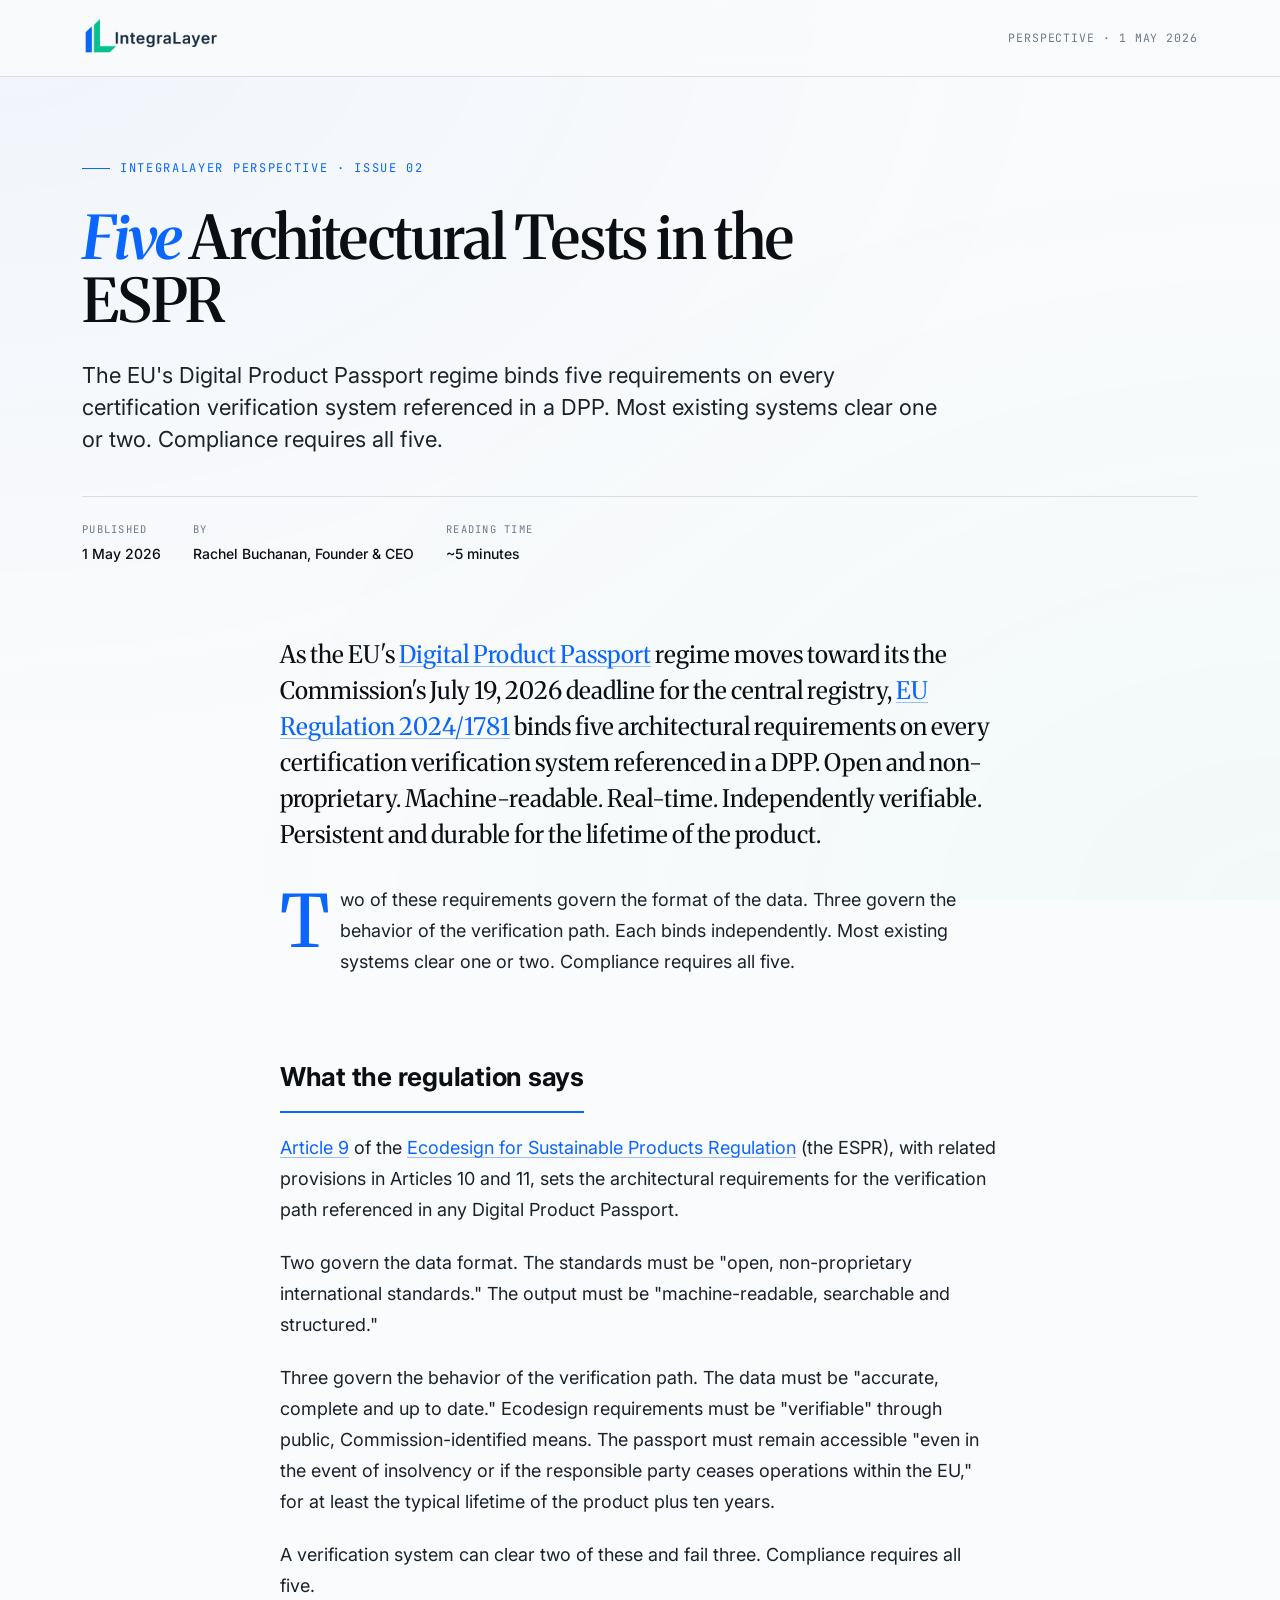
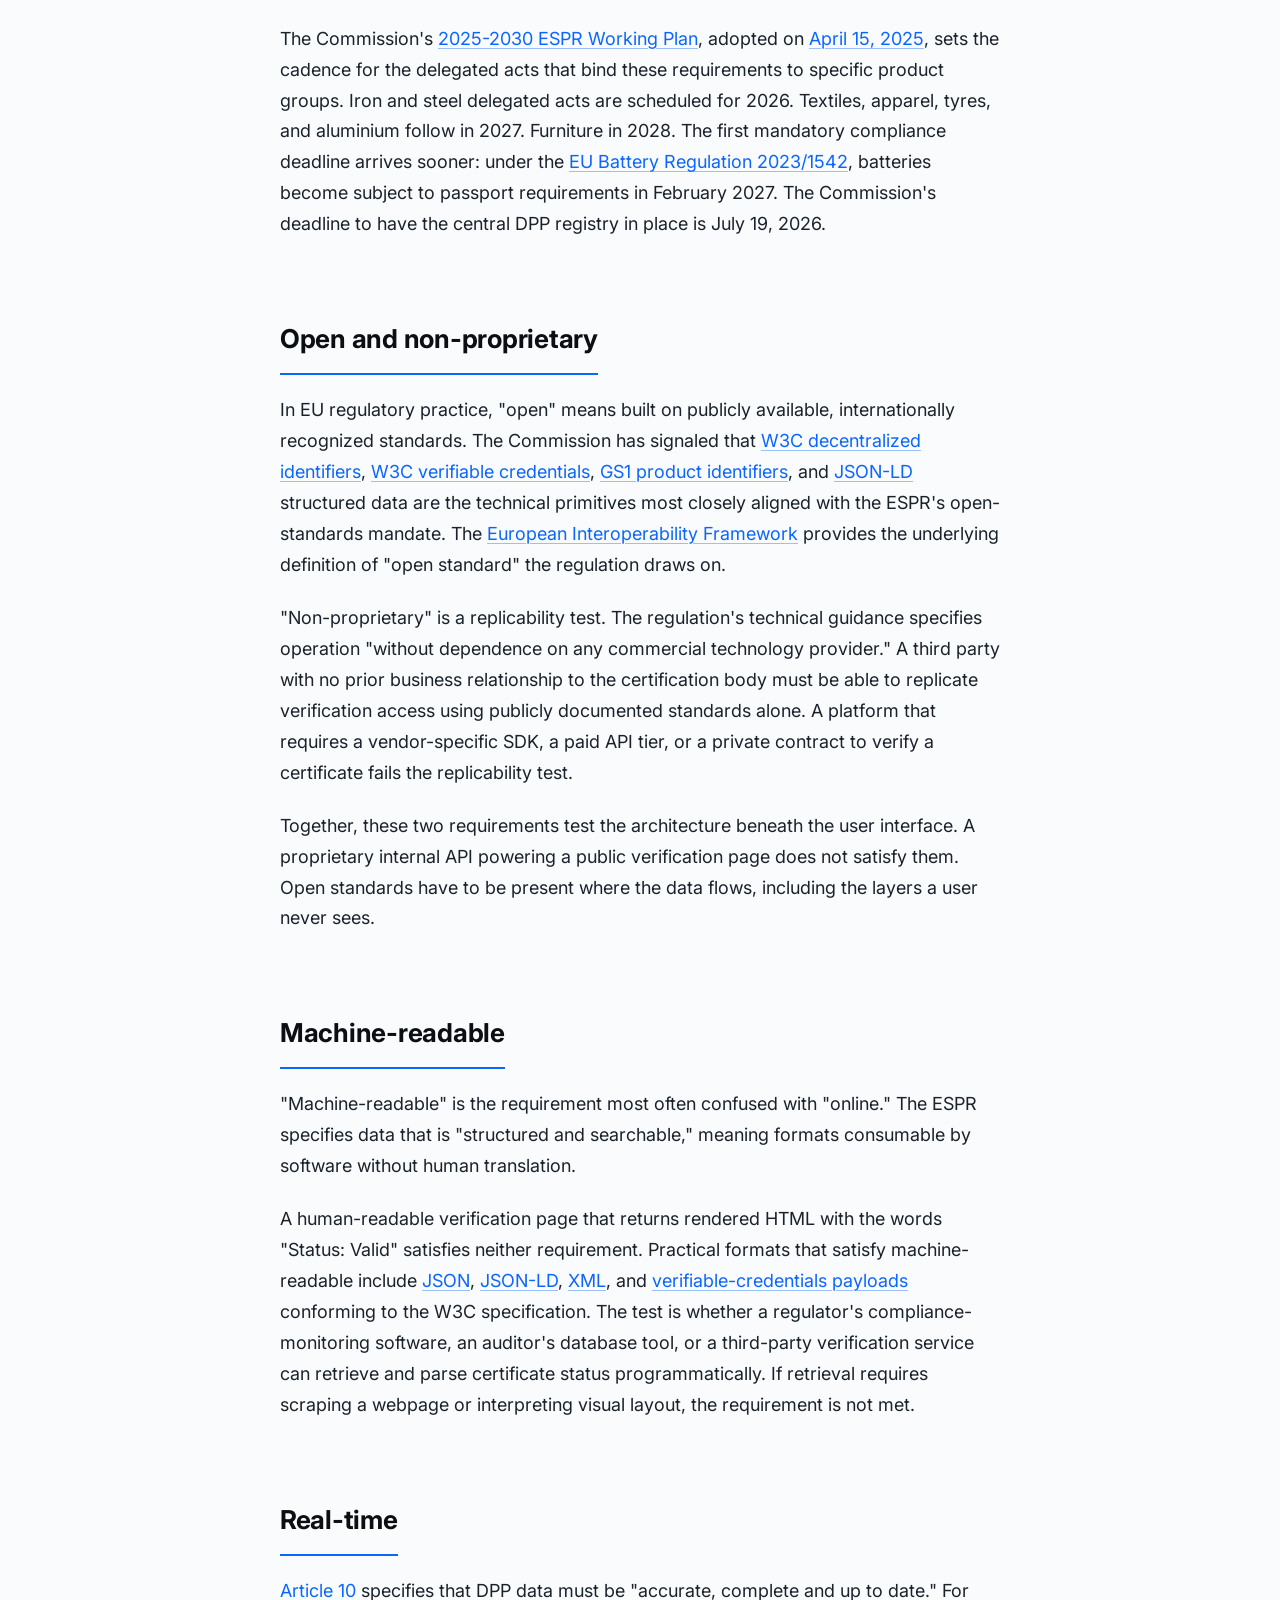
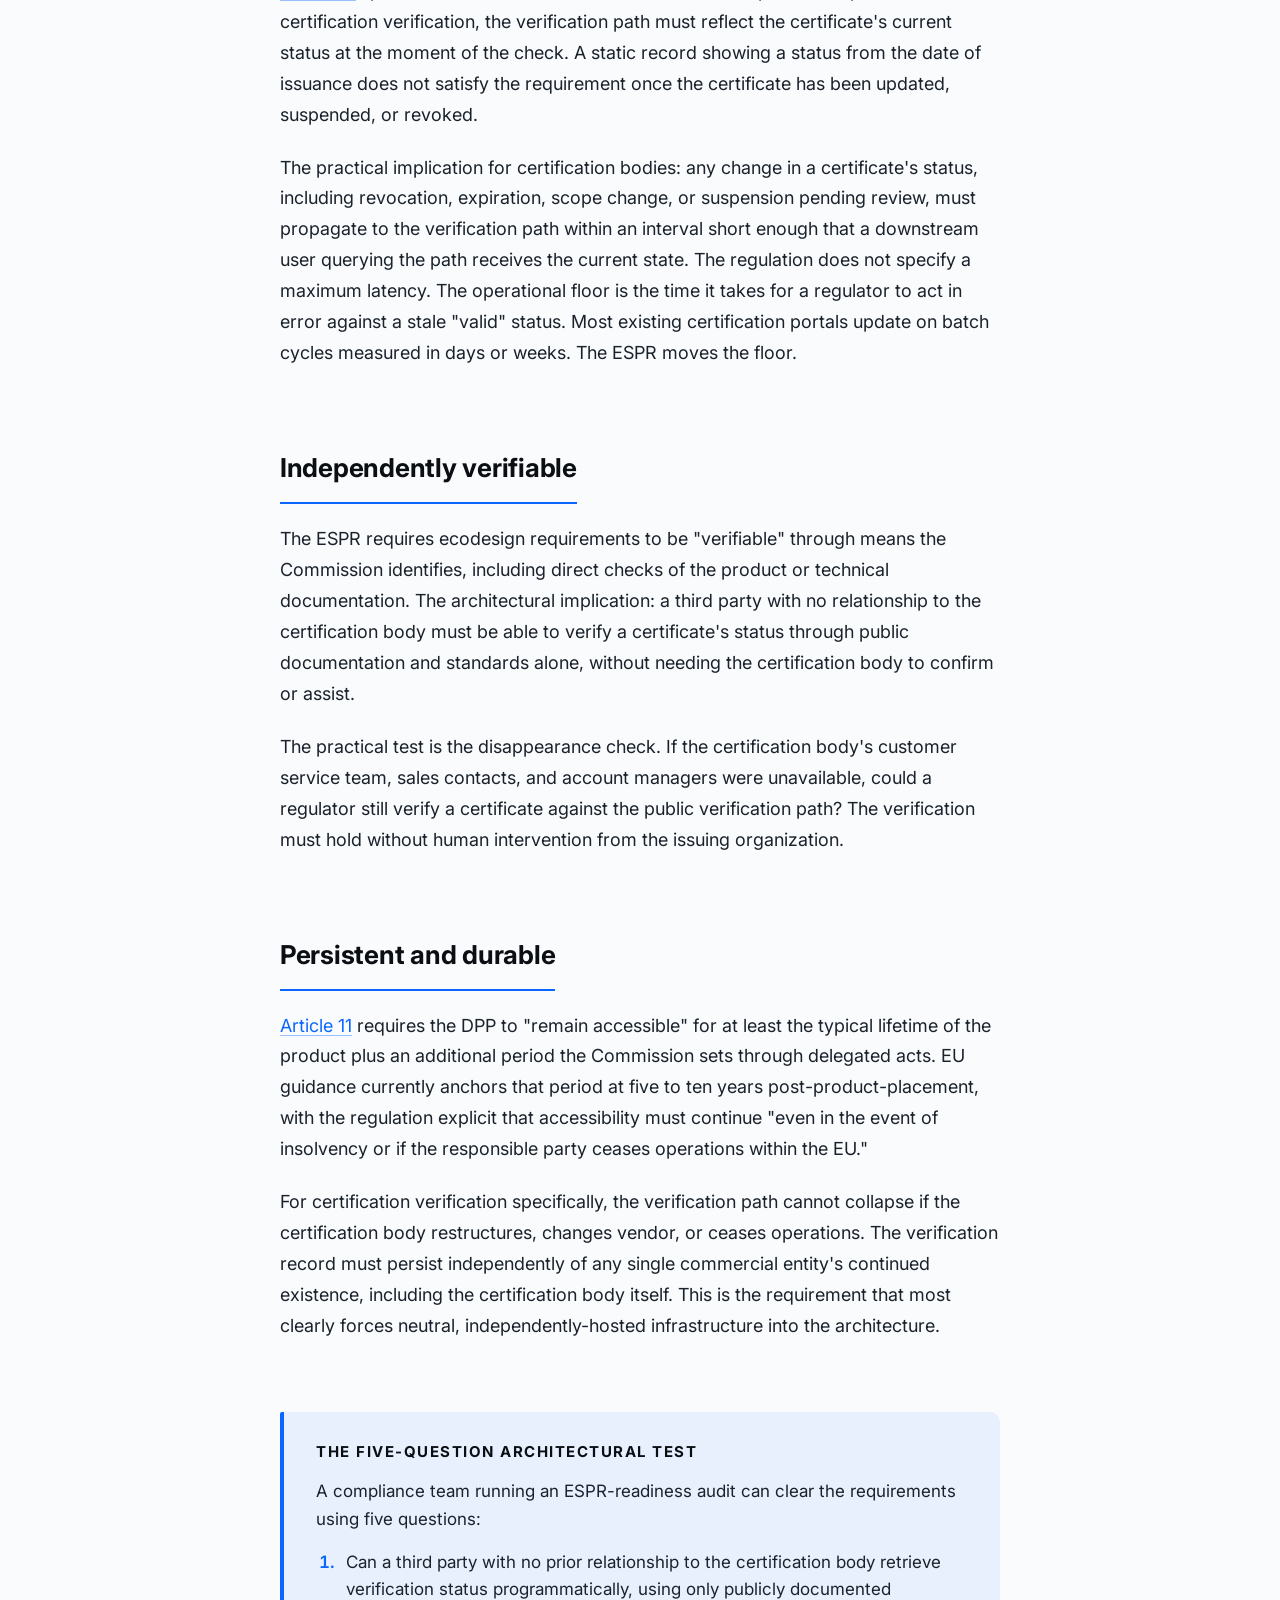
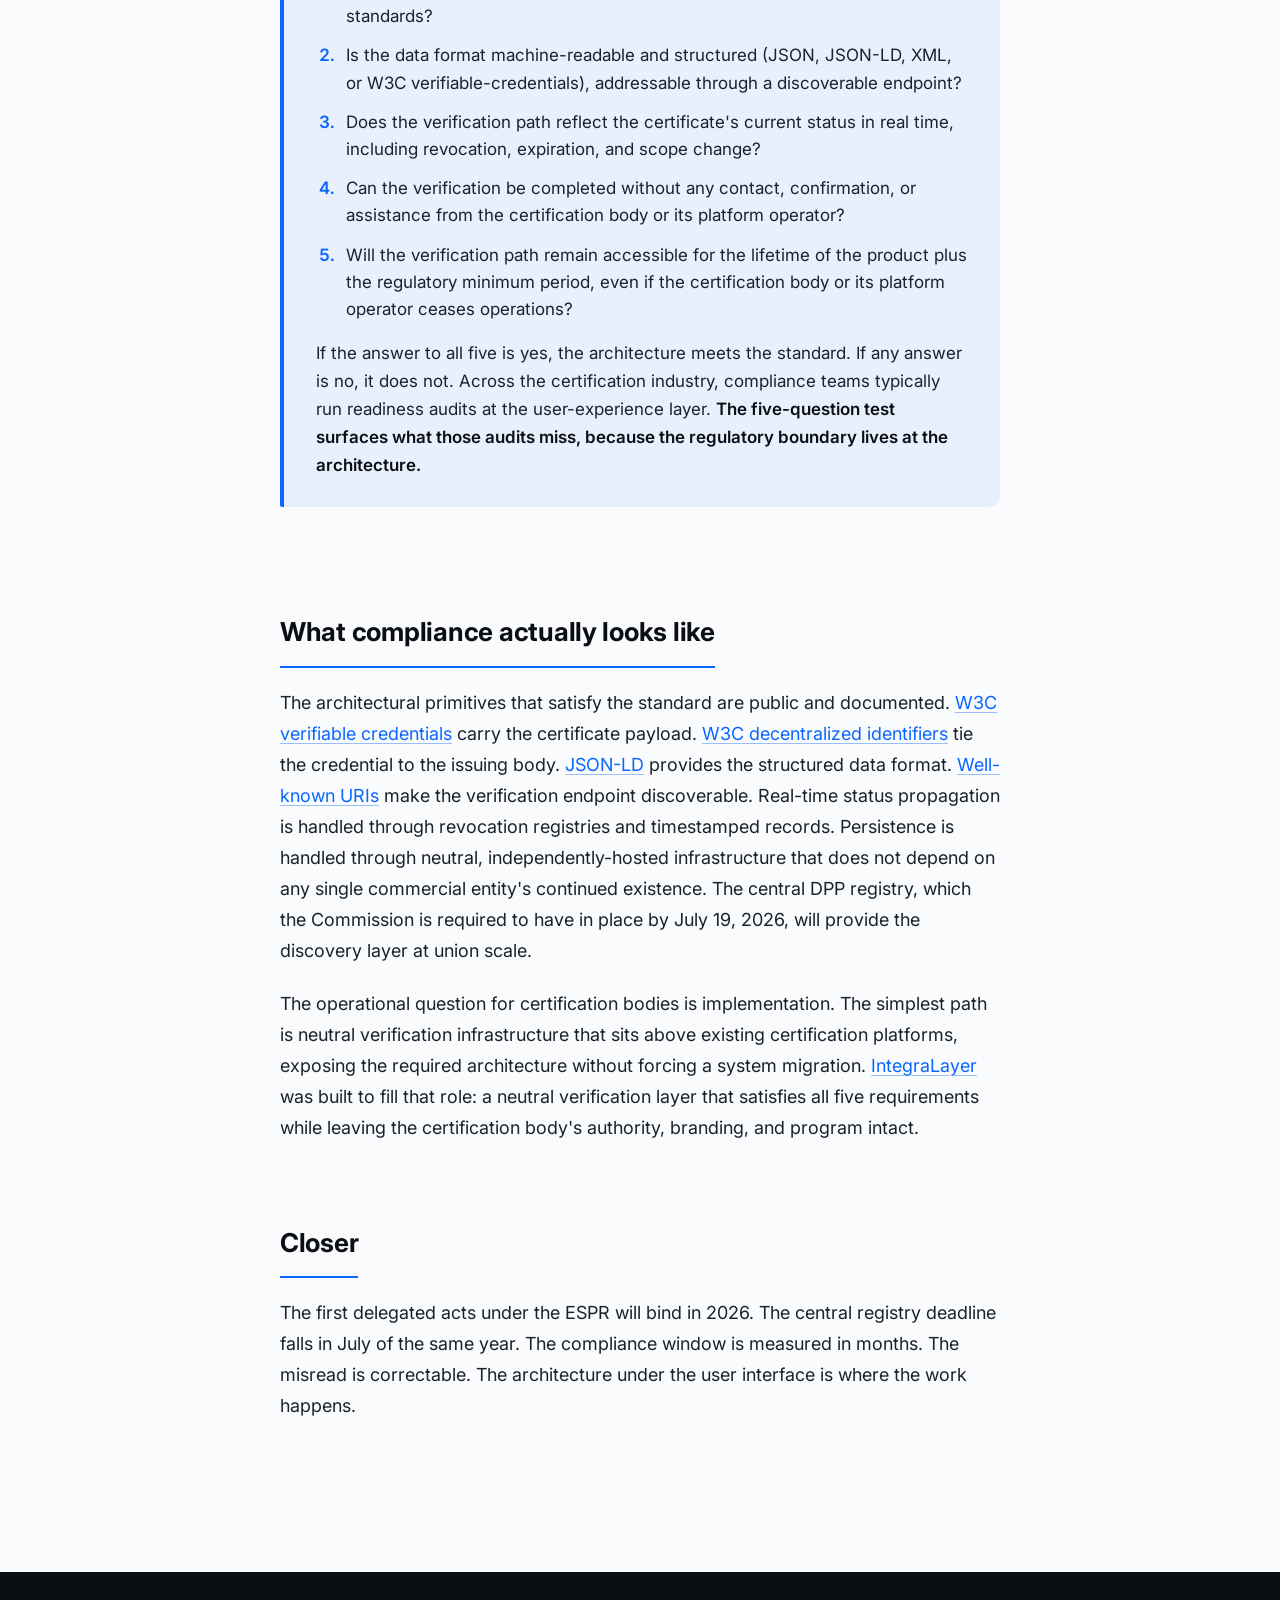
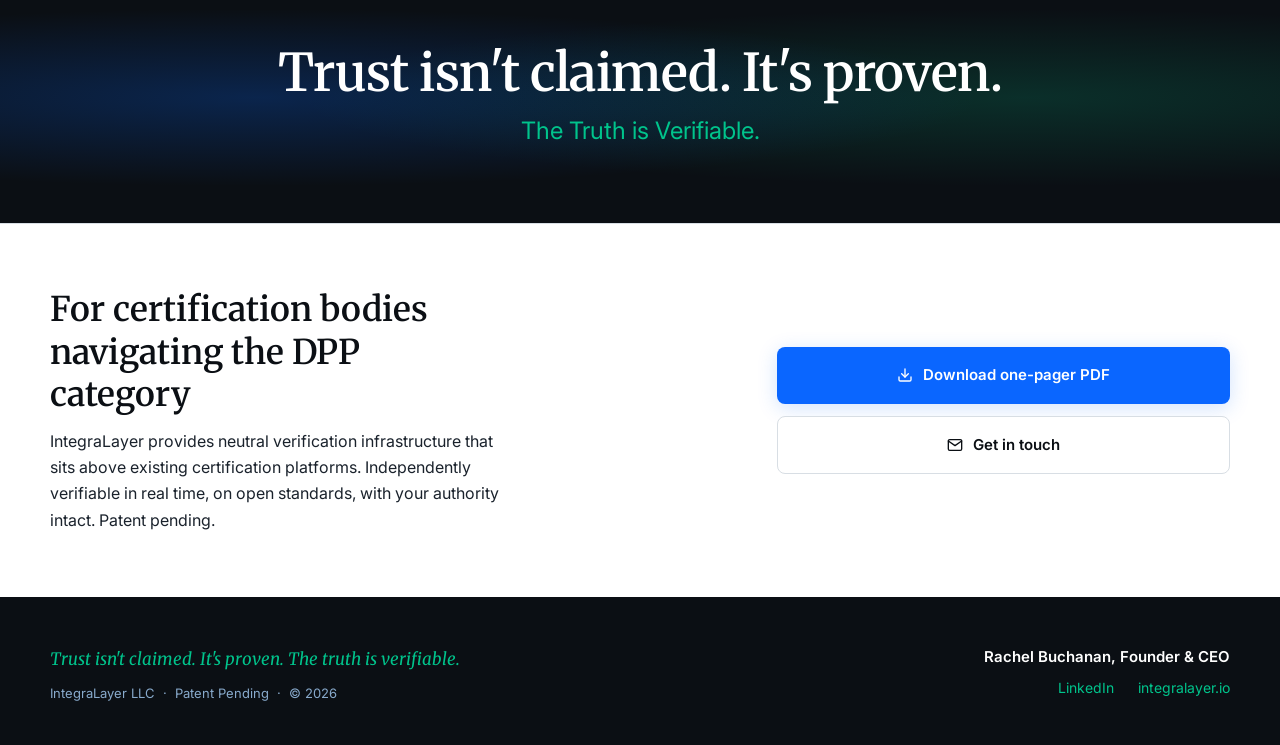
<file: perspectives/espr-five-architectural-tests/index.html>
<!DOCTYPE html>
<html lang="en">
<head>
<meta charset="UTF-8">
<meta name="viewport" content="width=device-width, initial-scale=1.0">
<title>Five Architectural Tests in the ESPR — IntegraLayer</title>
<meta name="description" content="The EU's Digital Product Passport regime binds five requirements on every certification verification system referenced in a DPP. Most existing systems clear one or two. Compliance requires all five. An IntegraLayer perspective on EU Regulation 2024/1781.">
<link rel="canonical" href="https://integralayer.io/perspectives/espr-five-architectural-tests">
<meta property="og:type" content="article">
<meta property="og:site_name" content="IntegraLayer">
<meta property="og:title" content="Five Architectural Tests in the ESPR">
<meta property="og:description" content="The EU's DPP regime binds five requirements on every certification verification system. Most existing systems clear one or two. Compliance requires all five.">
<meta property="og:url" content="https://integralayer.io/perspectives/espr-five-architectural-tests">
<meta property="og:image" content="https://integralayer.io/assets/img/og-image.png">
<meta property="og:image:width" content="1200">
<meta property="og:image:height" content="630">
<meta property="article:published_time" content="2026-05-01">
<meta property="article:author" content="Rachel Buchanan">
<meta name="twitter:card" content="summary_large_image">
<meta name="twitter:title" content="Five Architectural Tests in the ESPR">
<meta name="twitter:description" content="The EU's DPP regime binds five requirements on every certification verification system. Most existing systems clear one or two. Compliance requires all five.">
<meta name="twitter:image" content="https://integralayer.io/assets/img/og-image.png">
<link rel="icon" type="image/png" href="/assets/img/favicon.png">
<link rel="preconnect" href="https://fonts.googleapis.com">
<link rel="preconnect" href="https://fonts.gstatic.com" crossorigin>
<link href="https://fonts.googleapis.com/css2?family=Merriweather:wght@400;500;600;700&family=Inter:wght@400;500;600;700;800&family=JetBrains+Mono:wght@400;500&display=swap" rel="stylesheet">
<style>
  :root {
    --midnight-blue: #0B0F14;
    --bright-blue:   #0a66ff;
    --bright-green:  #00c48c;
    --violet-blue:   #3949AB;
    --light-grey:    #ECEFF1;
    --blue-tint:     #E8F0FE;
    --green-tint:    #E6F9F4;
    --subtle:        #6B7A8A;
    --mid:           #1a222c;
    --header-conf:   #88AACC;
    --off-white:     #FAFBFC;
    --hairline:      #D8DEE4;
    --font-display:  "Merriweather", Georgia, serif;
    --font-brand:    "Inter", system-ui, sans-serif;
    --font-body:     "Inter", system-ui, sans-serif;
    --font-mono:     "JetBrains Mono", ui-monospace, monospace;
  }

  * { box-sizing: border-box; margin: 0; padding: 0; }

  html { scroll-behavior: smooth; }

  body {
    font-family: var(--font-body);
    color: var(--mid);
    background: var(--off-white);
    line-height: 1.65;
    font-size: 17px;
    font-weight: 400;
    -webkit-font-smoothing: antialiased;
    -moz-osx-font-smoothing: grayscale;
    text-rendering: optimizeLegibility;
  }

  /* Atmospheric background texture */
  body::before {
    content: "";
    position: fixed;
    inset: 0;
    background:
      radial-gradient(ellipse at top left, rgba(9, 102, 245, 0.04), transparent 60%),
      radial-gradient(ellipse at bottom right, rgba(8, 192, 141, 0.03), transparent 60%);
    pointer-events: none;
    z-index: 0;
  }

  .wrap { position: relative; z-index: 1; }

  /* ===== Top nav strip ===== */
  .nav {
    border-bottom: 1px solid var(--hairline);
    background: rgba(250, 251, 252, 0.85);
    backdrop-filter: blur(12px);
    -webkit-backdrop-filter: blur(12px);
    position: sticky;
    top: 0;
    z-index: 10;
  }
  .nav-inner {
    max-width: 1180px;
    margin: 0 auto;
    padding: 18px 32px;
    display: flex;
    align-items: center;
    justify-content: space-between;
  }
  .brand {
    display: inline-flex;
    align-items: center;
    text-decoration: none;
  }
  .brand img {
    height: 40px;
    width: auto;
    display: block;
  }
  .nav-meta {
    font-family: var(--font-mono);
    font-size: 11.5px;
    letter-spacing: 0.08em;
    text-transform: uppercase;
    color: var(--subtle);
  }

  /* ===== Hero ===== */
  .hero {
    max-width: 1180px;
    margin: 0 auto;
    padding: 72px 32px 48px;
  }
  .eyebrow {
    display: inline-flex;
    align-items: center;
    gap: 10px;
    font-family: var(--font-mono);
    font-size: 12px;
    letter-spacing: 0.14em;
    text-transform: uppercase;
    color: var(--bright-blue);
    margin-bottom: 28px;
  }
  .eyebrow::before {
    content: "";
    width: 28px;
    height: 1px;
    background: var(--bright-blue);
  }

  /* Note: this issue's title is longer than Issue 01, so font-size is slightly smaller and max-width is wider to accommodate. */
  h1.title {
    font-family: var(--font-display);
    font-weight: 600;
    font-size: clamp(36px, 5.2vw, 60px);
    line-height: 1.05;
    letter-spacing: -0.02em;
    color: var(--midnight-blue);
    max-width: 22ch;
    margin-bottom: 28px;
    font-variation-settings: "opsz" 120;
  }
  h1.title em {
    font-style: italic;
    color: var(--bright-blue);
    font-weight: 600;
  }

  .subtitle {
    font-family: var(--font-body);
    font-size: clamp(18px, 2vw, 22px);
    font-weight: 400;
    color: var(--mid);
    max-width: 62ch;
    line-height: 1.45;
    margin-bottom: 40px;
  }

  .byline {
    display: flex;
    gap: 32px;
    align-items: center;
    padding-top: 24px;
    border-top: 1px solid var(--hairline);
    font-family: var(--font-body);
    font-size: 14px;
  }
  .byline-item .label {
    display: block;
    font-family: var(--font-mono);
    font-size: 10.5px;
    letter-spacing: 0.12em;
    text-transform: uppercase;
    color: var(--subtle);
    margin-bottom: 4px;
  }
  .byline-item .val {
    color: var(--midnight-blue);
    font-weight: 500;
  }
  .byline-item .val a { color: inherit; text-decoration: none; border-bottom: 1px solid var(--bright-green); }
  .byline-item .val a:hover { color: var(--bright-blue); border-color: var(--bright-blue); }

  /* ===== Main article ===== */
  .article {
    max-width: 1180px;
    margin: 0 auto;
    padding: 24px 32px 48px;
    display: grid;
    grid-template-columns: 1fr 720px 1fr;
    gap: 0;
  }
  .article > * { grid-column: 2; }
  .article .full { grid-column: 1 / -1; }

  .article p {
    font-size: 18px;
    line-height: 1.72;
    color: var(--mid);
    margin-bottom: 22px;
  }
  .article a,
  .callout a {
    color: var(--bright-blue);
    text-decoration: underline;
    text-decoration-thickness: 1px;
    text-underline-offset: 3px;
    text-decoration-color: rgba(10, 102, 255, 0.4);
    transition: text-decoration-color 180ms ease, color 180ms ease;
  }
  .article a:hover,
  .callout a:hover {
    color: var(--midnight-blue);
    text-decoration-color: var(--bright-green);
    text-decoration-thickness: 2px;
  }
  .article p.lede {
    font-family: var(--font-display);
    font-weight: 400;
    font-size: 24px;
    line-height: 1.5;
    color: var(--midnight-blue);
    margin-bottom: 32px;
    font-variation-settings: "opsz" 96;
  }
  .article strong {
    color: var(--midnight-blue);
    font-weight: 600;
  }
  .article h2 {
    font-family: var(--font-brand);
    font-weight: 700;
    font-size: 26px;
    letter-spacing: -0.01em;
    color: var(--midnight-blue);
    margin: 56px 0 20px;
    padding-bottom: 12px;
    border-bottom: 2px solid var(--bright-blue);
    max-width: fit-content;
  }

  /* Drop cap on first paragraph */
  .article p.first::first-letter {
    font-family: var(--font-display);
    float: left;
    font-size: 72px;
    line-height: 0.85;
    padding: 6px 10px 0 0;
    color: var(--bright-blue);
    font-weight: 500;
  }

  /* ===== Callout (used here for the four-question architectural test) ===== */
  .callout {
    background: var(--blue-tint);
    border-left: 4px solid var(--bright-blue);
    padding: 28px 32px;
    margin: 48px 0;
    border-radius: 2px 10px 10px 2px;
  }
  .callout h3 {
    font-family: var(--font-brand);
    font-weight: 700;
    font-size: 15px;
    letter-spacing: 0.1em;
    text-transform: uppercase;
    color: var(--midnight-blue);
    margin-bottom: 12px;
  }
  .callout p {
    font-size: 17px;
    line-height: 1.65;
    color: var(--mid);
    margin: 0 0 16px;
  }
  .callout p:last-child { margin-bottom: 0; }
  .callout p strong { color: var(--midnight-blue); }
  .callout ol {
    margin: 12px 0 16px;
    padding-left: 24px;
    font-size: 17px;
    line-height: 1.6;
    color: var(--mid);
  }
  .callout ol li {
    margin-bottom: 12px;
    padding-left: 6px;
  }
  .callout ol li:last-child { margin-bottom: 0; }
  .callout ol li::marker {
    color: var(--bright-blue);
    font-weight: 600;
  }

  /* ===== Closing banner / tagline ===== */
  .tagline {
    background: var(--midnight-blue);
    padding: 72px 32px;
    margin: 80px 0 0;
    text-align: center;
    position: relative;
    overflow: hidden;
  }
  .tagline::before {
    content: "";
    position: absolute;
    inset: 0;
    background:
      radial-gradient(ellipse at 20% 50%, rgba(9, 102, 245, 0.25), transparent 50%),
      radial-gradient(ellipse at 80% 50%, rgba(8, 192, 141, 0.18), transparent 50%);
  }
  .tagline-inner { position: relative; }
  .tagline-h {
    font-family: var(--font-display);
    font-weight: 600;
    font-size: clamp(32px, 5vw, 52px);
    color: white;
    line-height: 1.1;
    letter-spacing: -0.01em;
    margin-bottom: 10px;
  }
  .tagline-sub {
    font-family: var(--font-body);
    font-size: clamp(18px, 2.2vw, 24px);
    color: var(--bright-green);
    font-weight: 400;
  }

  /* ===== CTA ===== */
  .cta {
    background: white;
    border-top: 1px solid var(--hairline);
    padding: 64px 32px;
  }
  .cta-inner {
    max-width: 1180px;
    margin: 0 auto;
    display: grid;
    grid-template-columns: 1.5fr 1fr;
    gap: 48px;
    align-items: center;
  }
  .cta-h {
    font-family: var(--font-display);
    font-weight: 600;
    font-size: clamp(24px, 3vw, 34px);
    line-height: 1.25;
    color: var(--midnight-blue);
    margin-bottom: 12px;
    max-width: 20ch;
  }
  .cta-p {
    font-size: 16px;
    color: var(--mid);
    max-width: 45ch;
  }
  .cta-actions {
    display: flex;
    flex-direction: column;
    gap: 12px;
  }
  .btn {
    display: inline-flex;
    align-items: center;
    justify-content: center;
    gap: 10px;
    padding: 16px 28px;
    font-family: var(--font-brand);
    font-weight: 600;
    font-size: 15px;
    text-decoration: none;
    border-radius: 8px;
    transition: transform 0.18s ease, box-shadow 0.18s ease, background 0.18s ease;
  }
  .btn-primary {
    background: var(--bright-blue);
    color: white;
    box-shadow: 0 4px 20px rgba(9, 102, 245, 0.18);
  }
  .btn-primary:hover {
    background: #0854cc;
    transform: translateY(-1px);
    box-shadow: 0 6px 24px rgba(9, 102, 245, 0.26);
  }
  .btn-secondary {
    background: white;
    color: var(--midnight-blue);
    border: 1px solid var(--hairline);
  }
  .btn-secondary:hover {
    border-color: var(--bright-blue);
    color: var(--bright-blue);
  }
  .btn svg { width: 16px; height: 16px; }

  /* ===== Footer ===== */
  .foot {
    background: var(--midnight-blue);
    color: var(--header-conf);
    padding: 48px 32px 40px;
  }
  .foot-inner {
    max-width: 1180px;
    margin: 0 auto;
    display: grid;
    grid-template-columns: 1fr 1fr;
    gap: 32px;
    font-size: 14px;
  }
  .foot-tag {
    font-family: var(--font-display);
    font-style: italic;
    font-size: 17px;
    color: var(--bright-green);
    margin-bottom: 10px;
  }
  .foot-meta {
    color: var(--header-conf);
    font-size: 13px;
  }
  .foot-right { text-align: right; }
  .foot-right .name {
    color: white;
    font-weight: 600;
    font-size: 15px;
    margin-bottom: 6px;
  }
  .foot-right a {
    color: var(--bright-green);
    text-decoration: none;
    margin-left: 20px;
    border-bottom: 1px solid transparent;
    transition: border-color 0.15s ease;
  }
  .foot-right a:hover { border-color: var(--bright-green); }
  .foot-right a:first-of-type { margin-left: 0; }

  /* ===== Motion on load (restrained, one orchestrated moment) ===== */
  .fade-up {
    opacity: 0;
    transform: translateY(12px);
    animation: fadeUp 0.9s cubic-bezier(0.2, 0.8, 0.2, 1) forwards;
  }
  @keyframes fadeUp {
    to { opacity: 1; transform: translateY(0); }
  }
  .fade-up:nth-child(1) { animation-delay: 0.05s; }
  .fade-up:nth-child(2) { animation-delay: 0.15s; }
  .fade-up:nth-child(3) { animation-delay: 0.28s; }
  .fade-up:nth-child(4) { animation-delay: 0.42s; }

  /* ===== Mobile ===== */
  @media (max-width: 880px) {
    .article {
      grid-template-columns: 1fr;
      padding-left: 24px;
      padding-right: 24px;
    }
    .article > * { grid-column: 1; }
    .article p.first::first-letter {
      font-size: 56px;
    }
    .cta-inner { grid-template-columns: 1fr; }
    .foot-inner { grid-template-columns: 1fr; }
    .foot-right { text-align: left; }
    .foot-right a:first-of-type { margin-left: 0; }
    .byline { flex-wrap: wrap; gap: 20px; }
  }
</style>
</head>
<body>
<div class="wrap">

  <nav class="nav">
    <div class="nav-inner">
      <a class="brand" href="https://integralayer.io" aria-label="IntegraLayer home">
        <img src="/assets/img/logo-black.png" alt="IntegraLayer" />
      </a>
      <span class="nav-meta">Perspective · 1 May 2026</span>
    </div>
  </nav>

  <header class="hero">
    <div class="eyebrow fade-up">IntegraLayer Perspective · Issue 02</div>
    <h1 class="title fade-up"><em>Five</em> Architectural Tests in the ESPR</h1>
    <p class="subtitle fade-up">The EU's Digital Product Passport regime binds five requirements on every certification verification system referenced in a DPP. Most existing systems clear one or two. Compliance requires all five.</p>
    <div class="byline fade-up">
      <div class="byline-item">
        <span class="label">Published</span>
        <span class="val">1 May 2026</span>
      </div>
      <div class="byline-item">
        <span class="label">By</span>
        <span class="val">Rachel Buchanan, Founder &amp; CEO</span>
      </div>
      <div class="byline-item">
        <span class="label">Reading time</span>
        <span class="val">~5 minutes</span>
      </div>
    </div>
  </header>

  <article class="article">

    <p class="lede">As the EU's <a href="https://environment.ec.europa.eu/strategy/circular-economy/ecodesign-sustainable-products-regulation_en" target="_blank" rel="noopener noreferrer">Digital Product Passport</a> regime moves toward its the Commission's July 19, 2026 deadline for the central registry, <a href="https://eur-lex.europa.eu/eli/reg/2024/1781/oj/eng" target="_blank" rel="noopener noreferrer">EU Regulation 2024/1781</a> binds five architectural requirements on every certification verification system referenced in a DPP. Open and non-proprietary. Machine-readable. Real-time. Independently verifiable. Persistent and durable for the lifetime of the product.</p>

    <p class="first">Two of these requirements govern the format of the data. Three govern the behavior of the verification path. Each binds independently. Most existing systems clear one or two. Compliance requires all five.</p>

    <h2>What the regulation says</h2>

    <p><a href="https://eur-lex.europa.eu/eli/reg/2024/1781/oj/eng#art_9" target="_blank" rel="noopener noreferrer">Article 9</a> of the <a href="https://commission.europa.eu/energy-climate-change-environment/standards-tools-and-labels/products-labelling-rules-and-requirements/ecodesign-sustainable-products-regulation_en" target="_blank" rel="noopener noreferrer">Ecodesign for Sustainable Products Regulation</a> (the ESPR), with related provisions in Articles 10 and 11, sets the architectural requirements for the verification path referenced in any Digital Product Passport.</p>

    <p>Two govern the data format. The standards must be "open, non-proprietary international standards." The output must be "machine-readable, searchable and structured."</p>

    <p>Three govern the behavior of the verification path. The data must be "accurate, complete and up to date." Ecodesign requirements must be "verifiable" through public, Commission-identified means. The passport must remain accessible "even in the event of insolvency or if the responsible party ceases operations within the EU," for at least the typical lifetime of the product plus ten years.</p>

    <p>A verification system can clear two of these and fail three. Compliance requires all five.</p>

    <p>The Commission's <a href="https://green-forum.ec.europa.eu/implementing-ecodesign-sustainable-products-regulation_en" target="_blank" rel="noopener noreferrer">2025-2030 ESPR Working Plan</a>, adopted on <a href="https://ec.europa.eu/commission/presscorner/detail/en/ip_25_1071" target="_blank" rel="noopener noreferrer">April 15, 2025</a>, sets the cadence for the delegated acts that bind these requirements to specific product groups. Iron and steel delegated acts are scheduled for 2026. Textiles, apparel, tyres, and aluminium follow in 2027. Furniture in 2028. The first mandatory compliance deadline arrives sooner: under the <a href="https://eur-lex.europa.eu/eli/reg/2023/1542/oj/eng" target="_blank" rel="noopener noreferrer">EU Battery Regulation 2023/1542</a>, batteries become subject to passport requirements in February 2027. The Commission's deadline to have the central DPP registry in place is July 19, 2026.</p>

    <h2>Open and non-proprietary</h2>

    <p>In EU regulatory practice, "open" means built on publicly available, internationally recognized standards. The Commission has signaled that <a href="https://www.w3.org/TR/did-core/" target="_blank" rel="noopener noreferrer">W3C decentralized identifiers</a>, <a href="https://www.w3.org/TR/vc-data-model/" target="_blank" rel="noopener noreferrer">W3C verifiable credentials</a>, <a href="https://www.gs1.org/standards/id-keys" target="_blank" rel="noopener noreferrer">GS1 product identifiers</a>, and <a href="https://www.w3.org/TR/json-ld11/" target="_blank" rel="noopener noreferrer">JSON-LD</a> structured data are the technical primitives most closely aligned with the ESPR's open-standards mandate. The <a href="https://joinup.ec.europa.eu/collection/nifo-national-interoperability-framework-observatory/european-interoperability-framework-detail" target="_blank" rel="noopener noreferrer">European Interoperability Framework</a> provides the underlying definition of "open standard" the regulation draws on.</p>

    <p>"Non-proprietary" is a replicability test. The regulation's technical guidance specifies operation "without dependence on any commercial technology provider." A third party with no prior business relationship to the certification body must be able to replicate verification access using publicly documented standards alone. A platform that requires a vendor-specific SDK, a paid API tier, or a private contract to verify a certificate fails the replicability test.</p>

    <p>Together, these two requirements test the architecture beneath the user interface. A proprietary internal API powering a public verification page does not satisfy them. Open standards have to be present where the data flows, including the layers a user never sees.</p>

    <h2>Machine-readable</h2>

    <p>"Machine-readable" is the requirement most often confused with "online." The ESPR specifies data that is "structured and searchable," meaning formats consumable by software without human translation.</p>

    <p>A human-readable verification page that returns rendered HTML with the words "Status: Valid" satisfies neither requirement. Practical formats that satisfy machine-readable include <a href="https://www.json.org/" target="_blank" rel="noopener noreferrer">JSON</a>, <a href="https://www.w3.org/TR/json-ld11/" target="_blank" rel="noopener noreferrer">JSON-LD</a>, <a href="https://www.w3.org/standards/xml/" target="_blank" rel="noopener noreferrer">XML</a>, and <a href="https://www.w3.org/TR/vc-data-model/" target="_blank" rel="noopener noreferrer">verifiable-credentials payloads</a> conforming to the W3C specification. The test is whether a regulator's compliance-monitoring software, an auditor's database tool, or a third-party verification service can retrieve and parse certificate status programmatically. If retrieval requires scraping a webpage or interpreting visual layout, the requirement is not met.</p>

    <h2>Real-time</h2>

    <p><a href="https://eur-lex.europa.eu/eli/reg/2024/1781/oj/eng#art_10" target="_blank" rel="noopener noreferrer">Article 10</a> specifies that DPP data must be "accurate, complete and up to date." For certification verification, the verification path must reflect the certificate's current status at the moment of the check. A static record showing a status from the date of issuance does not satisfy the requirement once the certificate has been updated, suspended, or revoked.</p>

    <p>The practical implication for certification bodies: any change in a certificate's status, including revocation, expiration, scope change, or suspension pending review, must propagate to the verification path within an interval short enough that a downstream user querying the path receives the current state. The regulation does not specify a maximum latency. The operational floor is the time it takes for a regulator to act in error against a stale "valid" status. Most existing certification portals update on batch cycles measured in days or weeks. The ESPR moves the floor.</p>

    <h2>Independently verifiable</h2>

    <p>The ESPR requires ecodesign requirements to be "verifiable" through means the Commission identifies, including direct checks of the product or technical documentation. The architectural implication: a third party with no relationship to the certification body must be able to verify a certificate's status through public documentation and standards alone, without needing the certification body to confirm or assist.</p>

    <p>The practical test is the disappearance check. If the certification body's customer service team, sales contacts, and account managers were unavailable, could a regulator still verify a certificate against the public verification path? The verification must hold without human intervention from the issuing organization.</p>

    <h2>Persistent and durable</h2>

    <p><a href="https://eur-lex.europa.eu/eli/reg/2024/1781/oj/eng#art_11" target="_blank" rel="noopener noreferrer">Article 11</a> requires the DPP to "remain accessible" for at least the typical lifetime of the product plus an additional period the Commission sets through delegated acts. EU guidance currently anchors that period at five to ten years post-product-placement, with the regulation explicit that accessibility must continue "even in the event of insolvency or if the responsible party ceases operations within the EU."</p>

    <p>For certification verification specifically, the verification path cannot collapse if the certification body restructures, changes vendor, or ceases operations. The verification record must persist independently of any single commercial entity's continued existence, including the certification body itself. This is the requirement that most clearly forces neutral, independently-hosted infrastructure into the architecture.</p>

    <div class="callout">
      <h3>The Five-Question Architectural Test</h3>
      <p>A compliance team running an ESPR-readiness audit can clear the requirements using five questions:</p>
      <ol>
        <li>Can a third party with no prior relationship to the certification body retrieve verification status programmatically, using only publicly documented standards?</li>
        <li>Is the data format machine-readable and structured (JSON, JSON-LD, XML, or W3C verifiable-credentials), addressable through a discoverable endpoint?</li>
        <li>Does the verification path reflect the certificate's current status in real time, including revocation, expiration, and scope change?</li>
        <li>Can the verification be completed without any contact, confirmation, or assistance from the certification body or its platform operator?</li>
        <li>Will the verification path remain accessible for the lifetime of the product plus the regulatory minimum period, even if the certification body or its platform operator ceases operations?</li>
      </ol>
      <p>If the answer to all five is yes, the architecture meets the standard. If any answer is no, it does not. Across the certification industry, compliance teams typically run readiness audits at the user-experience layer. <strong>The five-question test surfaces what those audits miss, because the regulatory boundary lives at the architecture.</strong></p>
    </div>

    <h2>What compliance actually looks like</h2>

    <p>The architectural primitives that satisfy the standard are public and documented. <a href="https://www.w3.org/TR/vc-data-model/" target="_blank" rel="noopener noreferrer">W3C verifiable credentials</a> carry the certificate payload. <a href="https://www.w3.org/TR/did-core/" target="_blank" rel="noopener noreferrer">W3C decentralized identifiers</a> tie the credential to the issuing body. <a href="https://www.w3.org/TR/json-ld11/" target="_blank" rel="noopener noreferrer">JSON-LD</a> provides the structured data format. <a href="https://www.rfc-editor.org/rfc/rfc8615" target="_blank" rel="noopener noreferrer">Well-known URIs</a> make the verification endpoint discoverable. Real-time status propagation is handled through revocation registries and timestamped records. Persistence is handled through neutral, independently-hosted infrastructure that does not depend on any single commercial entity's continued existence. The central DPP registry, which the Commission is required to have in place by July 19, 2026, will provide the discovery layer at union scale.</p>

    <p>The operational question for certification bodies is implementation. The simplest path is neutral verification infrastructure that sits above existing certification platforms, exposing the required architecture without forcing a system migration. <a href="https://integralayer.io">IntegraLayer</a> was built to fill that role: a neutral verification layer that satisfies all five requirements while leaving the certification body's authority, branding, and program intact.</p>

    <h2>Closer</h2>

    <p>The first delegated acts under the ESPR will bind in 2026. The central registry deadline falls in July of the same year. The compliance window is measured in months. The misread is correctable. The architecture under the user interface is where the work happens.</p>

  </article>

  <section class="tagline">
    <div class="tagline-inner">
      <div class="tagline-h">Trust isn't claimed. It's proven.</div>
      <div class="tagline-sub">The Truth is Verifiable.</div>
    </div>
  </section>

  <section class="cta">
    <div class="cta-inner">
      <div>
        <div class="cta-h">For certification bodies navigating the DPP category</div>
        <div class="cta-p">IntegraLayer provides neutral verification infrastructure that sits above existing certification platforms. Independently verifiable in real time, on open standards, with your authority intact. Patent pending.</div>
      </div>
      <div class="cta-actions">
        <a class="btn btn-primary" href="/assets/ESPR_Open_Non_Proprietary_OnePager.pdf" download>
          <svg viewBox="0 0 24 24" fill="none" stroke="currentColor" stroke-width="2" stroke-linecap="round" stroke-linejoin="round"><path d="M21 15v4a2 2 0 0 1-2 2H5a2 2 0 0 1-2-2v-4"/><polyline points="7 10 12 15 17 10"/><line x1="12" y1="15" x2="12" y2="3"/></svg>
          Download one-pager PDF
        </a>
        <a class="btn btn-secondary" href="https://integralayer.io/#contact">
          <svg viewBox="0 0 24 24" fill="none" stroke="currentColor" stroke-width="2" stroke-linecap="round" stroke-linejoin="round"><path d="M4 4h16c1.1 0 2 .9 2 2v12c0 1.1-.9 2-2 2H4c-1.1 0-2-.9-2-2V6c0-1.1.9-2 2-2z"/><polyline points="22,6 12,13 2,6"/></svg>
          Get in touch
        </a>
      </div>
    </div>
  </section>

  <footer class="foot">
    <div class="foot-inner">
      <div>
        <div class="foot-tag">Trust isn't claimed. It's proven. The truth is verifiable.</div>
        <div class="foot-meta">IntegraLayer LLC &nbsp;·&nbsp; Patent Pending &nbsp;·&nbsp; © 2026</div>
      </div>
      <div class="foot-right">
        <div class="name">Rachel Buchanan, Founder &amp; CEO</div>
        <a href="https://linkedin.com/in/rachel-buchanan-integralayer/" target="_blank" rel="noopener">LinkedIn</a>
        <a href="https://integralayer.io">integralayer.io</a>
      </div>
    </div>
  </footer>

</div>
</body>
</html>
</file>
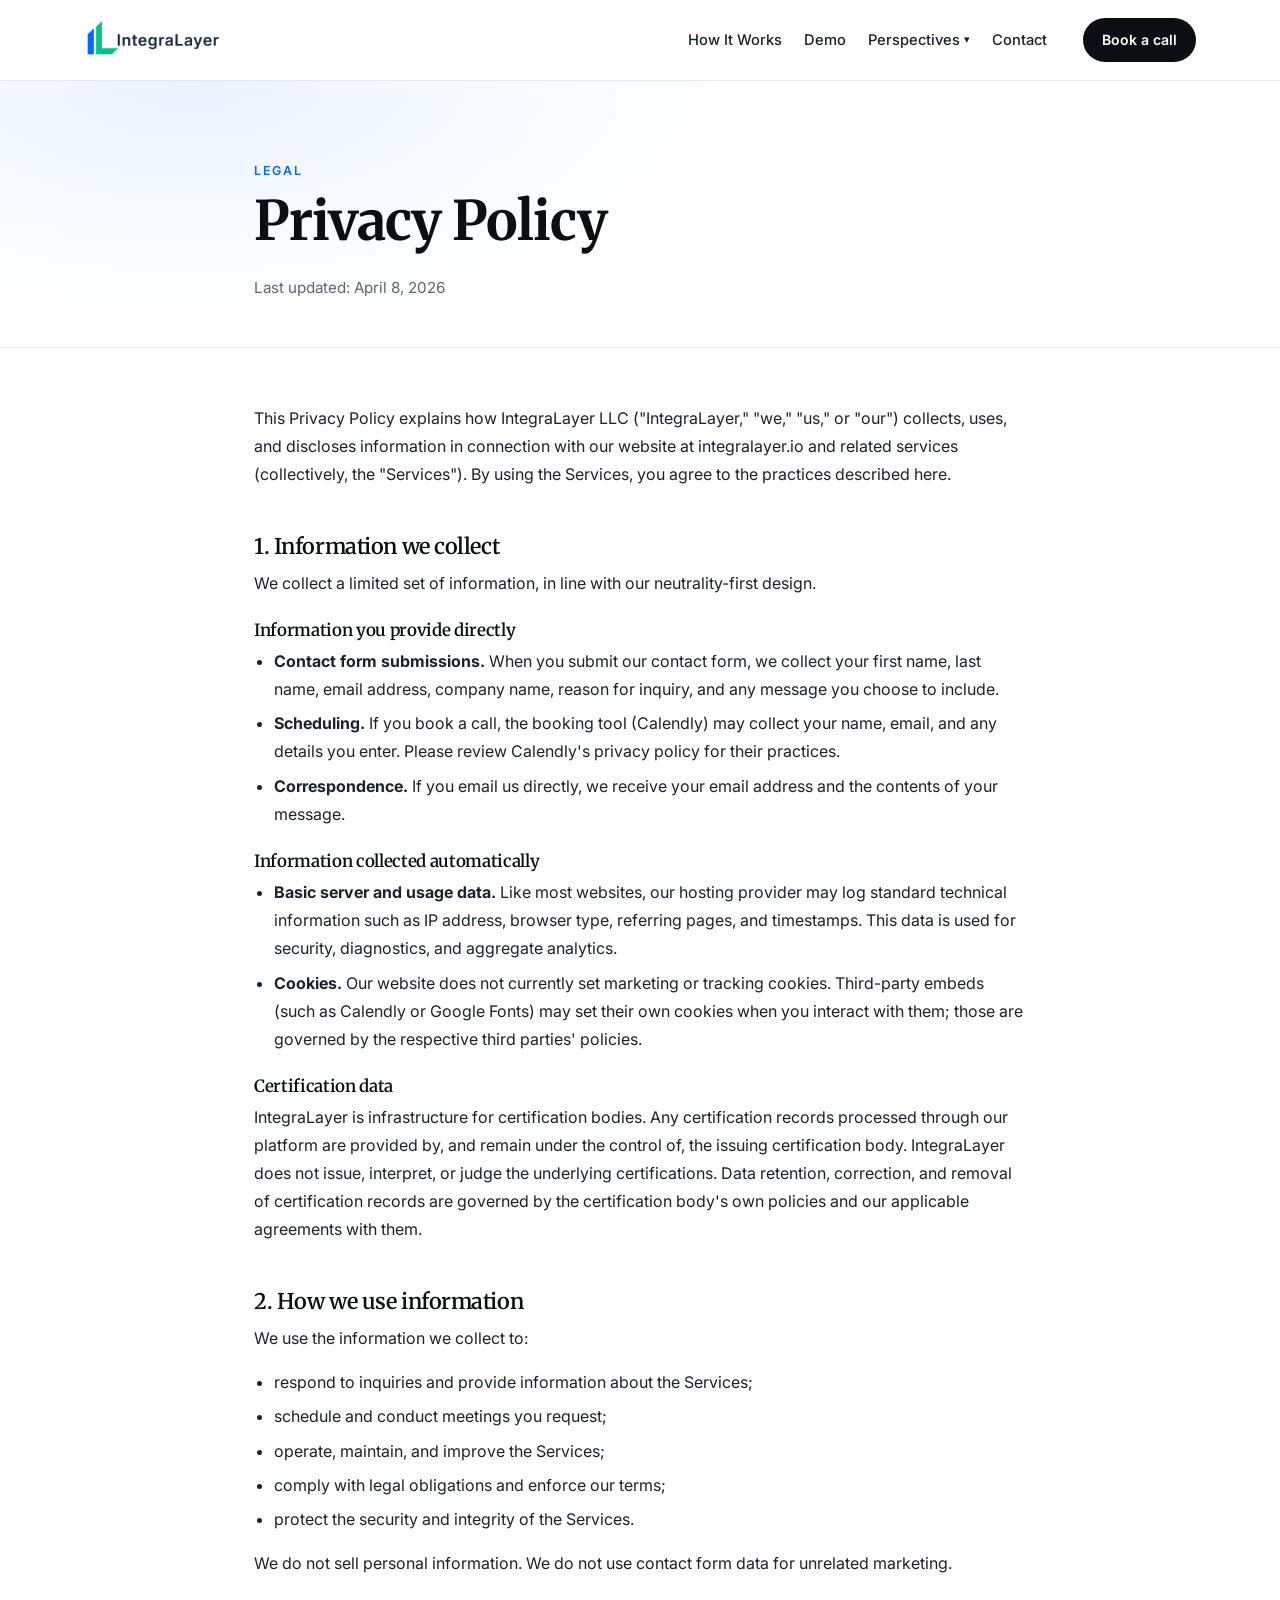
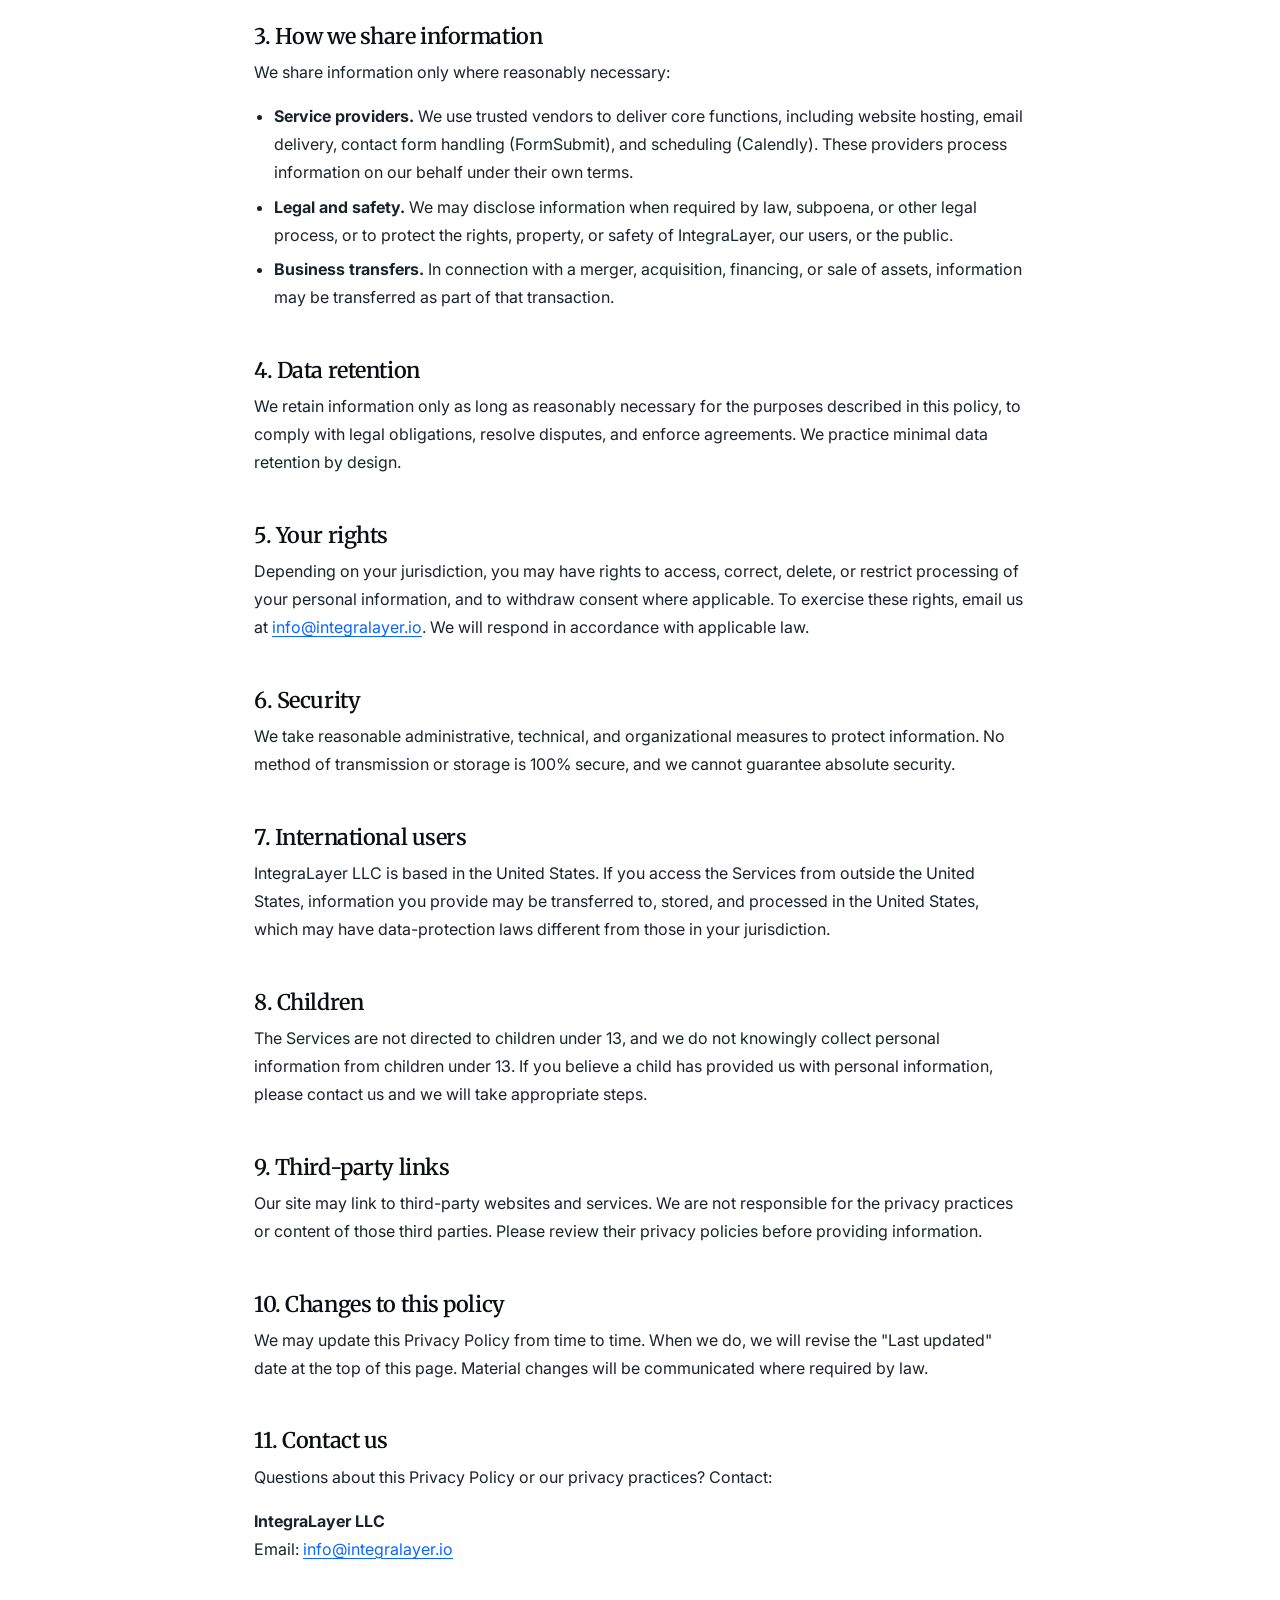
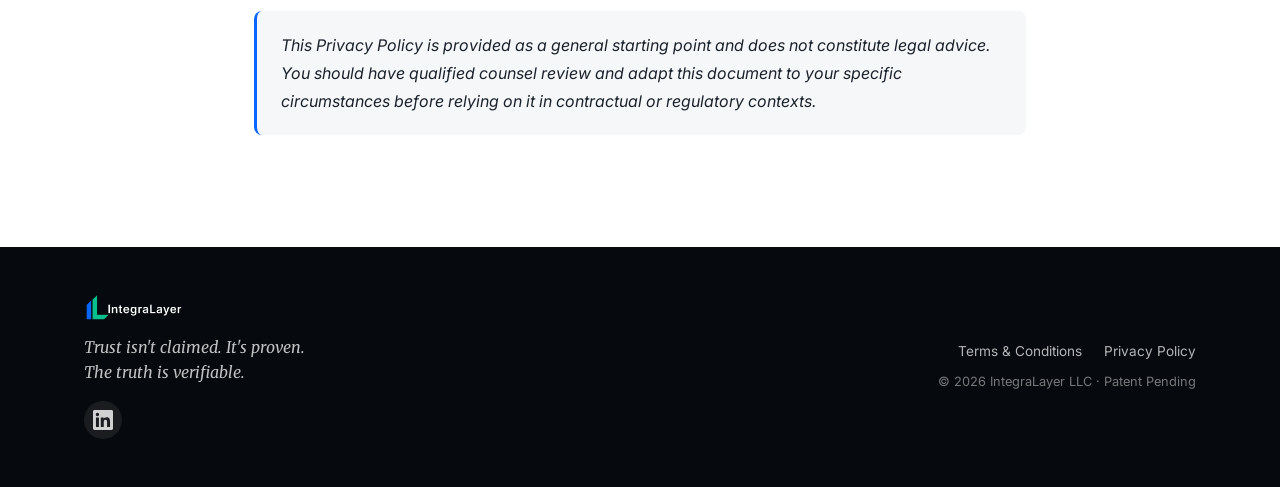
<file: privacy.html>
<!doctype html>
<html lang="en">
<head>
  <meta charset="utf-8" />
  <meta name="viewport" content="width=device-width, initial-scale=1" />
  <title>Privacy Policy — IntegraLayer</title>
  <meta name="description" content="IntegraLayer Privacy Policy. How we collect, use, and protect information." />
  <link rel="canonical" href="https://integralayer.io/privacy.html" />

  <meta property="og:type" content="website" />
  <meta property="og:site_name" content="IntegraLayer" />
  <meta property="og:title" content="Privacy Policy — IntegraLayer" />
  <meta property="og:description" content="IntegraLayer Privacy Policy. How we collect, use, and protect information." />
  <meta property="og:url" content="https://integralayer.io/privacy.html" />
  <meta property="og:image" content="https://integralayer.io/assets/img/og-image.png" />
  <meta name="twitter:card" content="summary_large_image" />
  <meta name="twitter:title" content="Privacy Policy — IntegraLayer" />
  <meta name="twitter:description" content="IntegraLayer Privacy Policy. How we collect, use, and protect information." />
  <meta name="twitter:image" content="https://integralayer.io/assets/img/og-image.png" />

  <link rel="icon" type="image/png" href="assets/img/favicon.png" />
  <link rel="preconnect" href="https://fonts.googleapis.com" />
  <link rel="preconnect" href="https://fonts.gstatic.com" crossorigin />
  <link href="https://fonts.googleapis.com/css2?family=Inter:wght@400;500;600;700;800&family=Merriweather:wght@400;500;600;700&display=swap" rel="stylesheet" />
  <link rel="stylesheet" href="assets/styles.css?v=22" />
</head>
<body>
  <header class="site-header">
    <div class="container nav">
      <a class="brand" href="index.html" aria-label="IntegraLayer home">
        <img src="assets/img/logo-black.png" alt="IntegraLayer" />
      </a>
      <nav class="nav-links" aria-label="Primary">
        <a href="index.html#how-it-works">How It Works</a>
        <a href="index.html#demo">Demo</a>
        <div class="nav-dropdown">
          <button type="button" class="nav-dropdown-trigger" aria-haspopup="true" aria-expanded="false">
            Perspectives <span class="chev" aria-hidden="true">▾</span>
          </button>
          <div class="nav-dropdown-menu" role="menu">
            <a href="/perspectives/espr-five-architectural-tests" target="_blank" rel="noopener" role="menuitem">Five Architectural Tests in the ESPR</a>
            <a href="/perspectives/dpp-category-clarity" target="_blank" rel="noopener" role="menuitem">DPP Category Clarity</a>
          </div>
        </div>
        <a href="index.html#contact">Contact</a>
      </nav>
      <a class="btn btn-primary nav-cta" href="https://calendly.com/rachel-integralayer/30min" target="_blank" rel="noopener">Book a call</a>
    </div>
  </header>

  <main>
    <section class="legal-hero">
      <div class="container narrow">
        <p class="eyebrow">Legal</p>
        <h1>Privacy Policy</h1>
        <p class="legal-updated">Last updated: April 8, 2026</p>
      </div>
    </section>

    <section class="legal-body">
      <div class="container narrow">
        <p>This Privacy Policy explains how IntegraLayer LLC ("IntegraLayer," "we," "us," or "our") collects, uses, and discloses information in connection with our website at integralayer.io and related services (collectively, the "Services"). By using the Services, you agree to the practices described here.</p>

        <h2>1. Information we collect</h2>
        <p>We collect a limited set of information, in line with our neutrality-first design.</p>
        <h3>Information you provide directly</h3>
        <ul>
          <li><strong>Contact form submissions.</strong> When you submit our contact form, we collect your first name, last name, email address, company name, reason for inquiry, and any message you choose to include.</li>
          <li><strong>Scheduling.</strong> If you book a call, the booking tool (Calendly) may collect your name, email, and any details you enter. Please review Calendly's privacy policy for their practices.</li>
          <li><strong>Correspondence.</strong> If you email us directly, we receive your email address and the contents of your message.</li>
        </ul>

        <h3>Information collected automatically</h3>
        <ul>
          <li><strong>Basic server and usage data.</strong> Like most websites, our hosting provider may log standard technical information such as IP address, browser type, referring pages, and timestamps. This data is used for security, diagnostics, and aggregate analytics.</li>
          <li><strong>Cookies.</strong> Our website does not currently set marketing or tracking cookies. Third-party embeds (such as Calendly or Google Fonts) may set their own cookies when you interact with them; those are governed by the respective third parties' policies.</li>
        </ul>

        <h3>Certification data</h3>
        <p>IntegraLayer is infrastructure for certification bodies. Any certification records processed through our platform are provided by, and remain under the control of, the issuing certification body. IntegraLayer does not issue, interpret, or judge the underlying certifications. Data retention, correction, and removal of certification records are governed by the certification body's own policies and our applicable agreements with them.</p>

        <h2>2. How we use information</h2>
        <p>We use the information we collect to:</p>
        <ul>
          <li>respond to inquiries and provide information about the Services;</li>
          <li>schedule and conduct meetings you request;</li>
          <li>operate, maintain, and improve the Services;</li>
          <li>comply with legal obligations and enforce our terms;</li>
          <li>protect the security and integrity of the Services.</li>
        </ul>
        <p>We do not sell personal information. We do not use contact form data for unrelated marketing.</p>

        <h2>3. How we share information</h2>
        <p>We share information only where reasonably necessary:</p>
        <ul>
          <li><strong>Service providers.</strong> We use trusted vendors to deliver core functions, including website hosting, email delivery, contact form handling (FormSubmit), and scheduling (Calendly). These providers process information on our behalf under their own terms.</li>
          <li><strong>Legal and safety.</strong> We may disclose information when required by law, subpoena, or other legal process, or to protect the rights, property, or safety of IntegraLayer, our users, or the public.</li>
          <li><strong>Business transfers.</strong> In connection with a merger, acquisition, financing, or sale of assets, information may be transferred as part of that transaction.</li>
        </ul>

        <h2>4. Data retention</h2>
        <p>We retain information only as long as reasonably necessary for the purposes described in this policy, to comply with legal obligations, resolve disputes, and enforce agreements. We practice minimal data retention by design.</p>

        <h2>5. Your rights</h2>
        <p>Depending on your jurisdiction, you may have rights to access, correct, delete, or restrict processing of your personal information, and to withdraw consent where applicable. To exercise these rights, email us at <a href="mailto:info@integralayer.io">info@integralayer.io</a>. We will respond in accordance with applicable law.</p>

        <h2>6. Security</h2>
        <p>We take reasonable administrative, technical, and organizational measures to protect information. No method of transmission or storage is 100% secure, and we cannot guarantee absolute security.</p>

        <h2>7. International users</h2>
        <p>IntegraLayer LLC is based in the United States. If you access the Services from outside the United States, information you provide may be transferred to, stored, and processed in the United States, which may have data-protection laws different from those in your jurisdiction.</p>

        <h2>8. Children</h2>
        <p>The Services are not directed to children under 13, and we do not knowingly collect personal information from children under 13. If you believe a child has provided us with personal information, please contact us and we will take appropriate steps.</p>

        <h2>9. Third-party links</h2>
        <p>Our site may link to third-party websites and services. We are not responsible for the privacy practices or content of those third parties. Please review their privacy policies before providing information.</p>

        <h2>10. Changes to this policy</h2>
        <p>We may update this Privacy Policy from time to time. When we do, we will revise the "Last updated" date at the top of this page. Material changes will be communicated where required by law.</p>

        <h2>11. Contact us</h2>
        <p>Questions about this Privacy Policy or our privacy practices? Contact:</p>
        <p><strong>IntegraLayer LLC</strong><br/>
        Email: <a href="mailto:info@integralayer.io">info@integralayer.io</a></p>

        <p class="legal-disclaimer">This Privacy Policy is provided as a general starting point and does not constitute legal advice. You should have qualified counsel review and adapt this document to your specific circumstances before relying on it in contractual or regulatory contexts.</p>
      </div>
    </section>
  </main>

  <footer class="site-footer">
    <div class="container footer-grid">
      <div>
        <img src="assets/img/logo-white.png" alt="IntegraLayer" class="footer-logo" />
        <p class="footer-tag">Trust isn't claimed. It's proven.<br/>The truth is verifiable.</p>
        <div class="footer-socials">
          <a href="https://www.linkedin.com/company/integra-layer-io/" target="_blank" rel="noopener" aria-label="IntegraLayer on LinkedIn">
            <svg width="20" height="20" viewBox="0 0 24 24" fill="currentColor" aria-hidden="true"><path d="M20.447 20.452h-3.554v-5.569c0-1.328-.027-3.037-1.852-3.037-1.853 0-2.136 1.445-2.136 2.939v5.667H9.351V9h3.414v1.561h.046c.477-.9 1.637-1.85 3.37-1.85 3.601 0 4.267 2.37 4.267 5.455v6.286zM5.337 7.433a2.062 2.062 0 01-2.063-2.065 2.063 2.063 0 112.063 2.065zm1.782 13.019H3.555V9h3.564v11.452zM22.225 0H1.771C.792 0 0 .774 0 1.729v20.542C0 23.227.792 24 1.771 24h20.451C23.2 24 24 23.227 24 22.271V1.729C24 .774 23.2 0 22.222 0h.003z"/></svg>
          </a>
        </div>
      </div>
      <div class="footer-legal">
        <a href="terms.html" target="_blank" rel="noopener">Terms &amp; Conditions</a>
        <a href="privacy.html" target="_blank" rel="noopener">Privacy Policy</a>
        <p>© 2026 IntegraLayer LLC · Patent Pending</p>
      </div>
    </div>
  </footer>
  <script src="assets/app.js?v=22"></script>
</body>
</html>
</file>
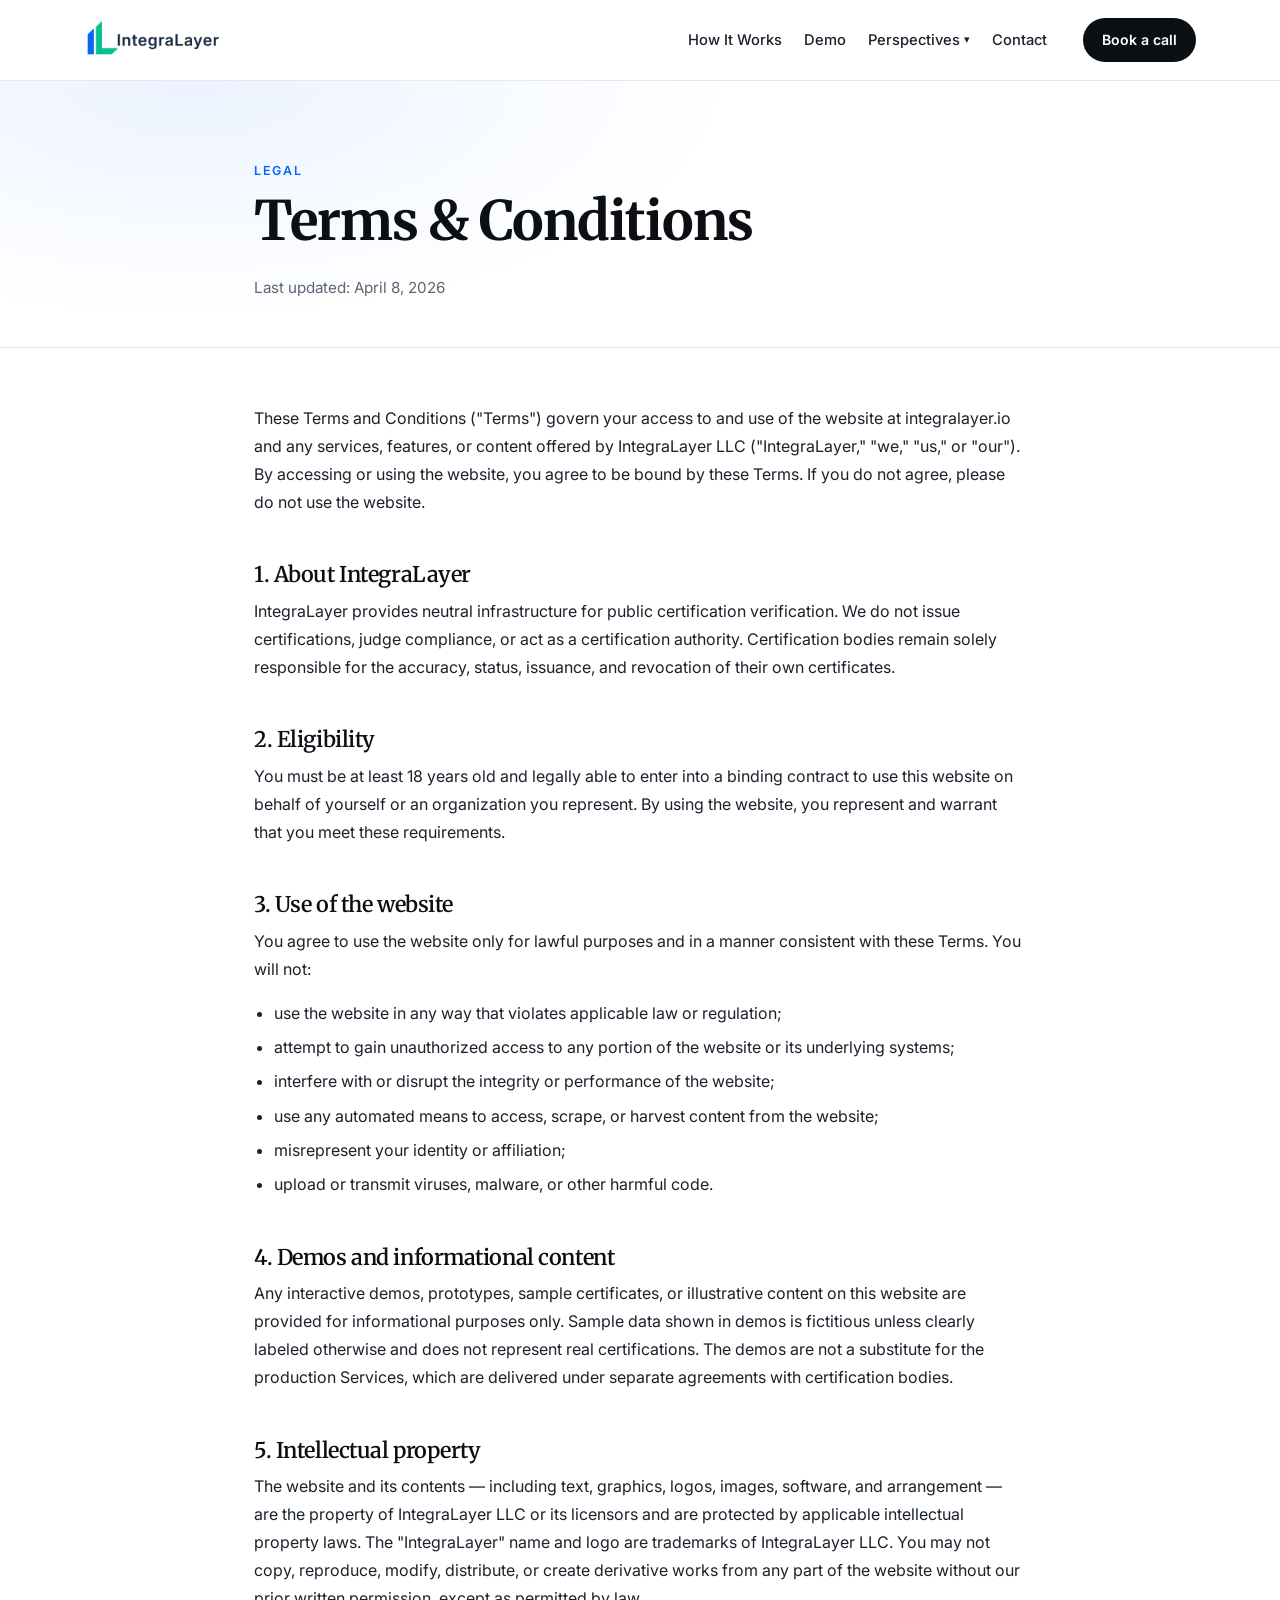
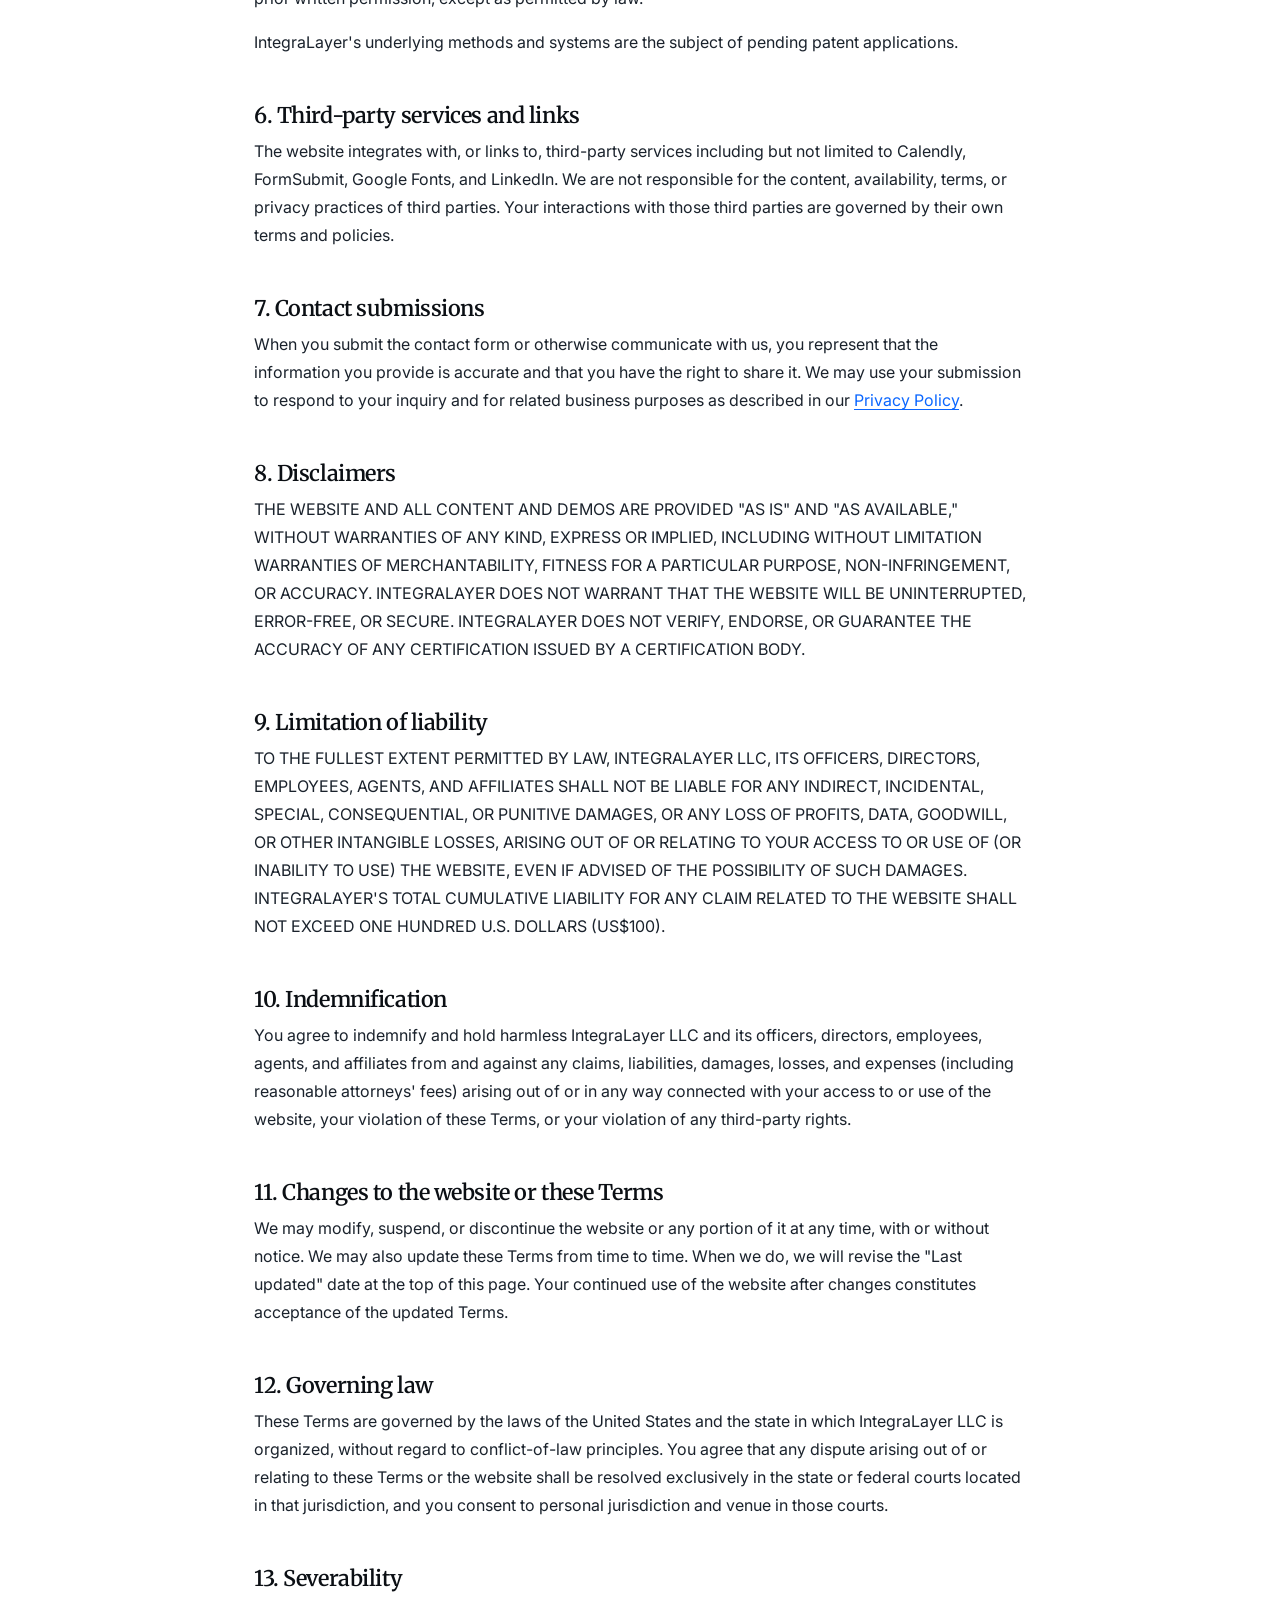
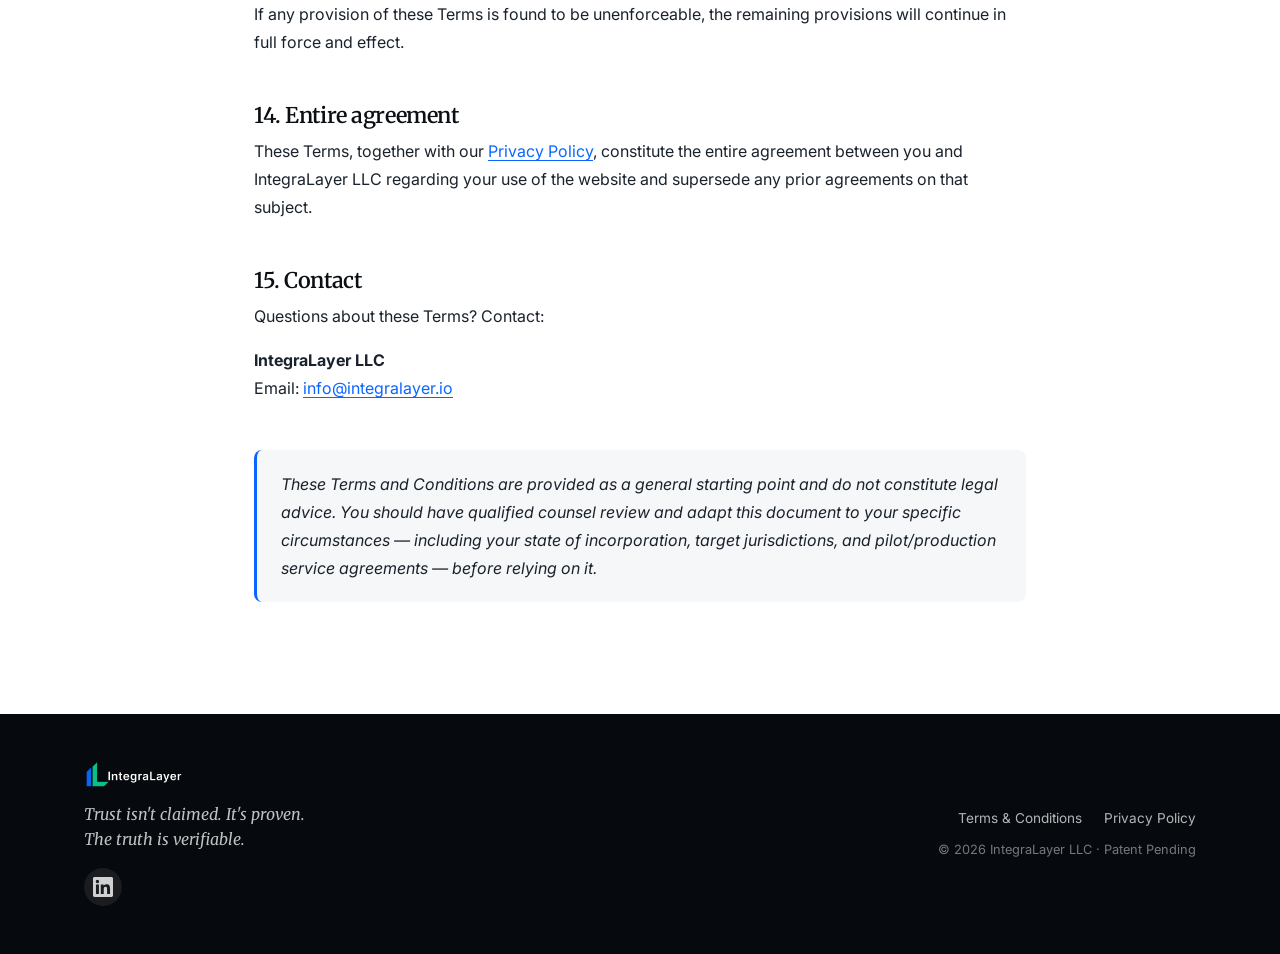
<file: terms.html>
<!doctype html>
<html lang="en">
<head>
  <meta charset="utf-8" />
  <meta name="viewport" content="width=device-width, initial-scale=1" />
  <title>Terms &amp; Conditions — IntegraLayer</title>
  <meta name="description" content="IntegraLayer Terms and Conditions governing use of the website and services." />
  <link rel="canonical" href="https://integralayer.io/terms.html" />

  <meta property="og:type" content="website" />
  <meta property="og:site_name" content="IntegraLayer" />
  <meta property="og:title" content="Terms &amp; Conditions — IntegraLayer" />
  <meta property="og:description" content="IntegraLayer Terms and Conditions governing use of the website and services." />
  <meta property="og:url" content="https://integralayer.io/terms.html" />
  <meta property="og:image" content="https://integralayer.io/assets/img/og-image.png" />
  <meta name="twitter:card" content="summary_large_image" />
  <meta name="twitter:title" content="Terms &amp; Conditions — IntegraLayer" />
  <meta name="twitter:description" content="IntegraLayer Terms and Conditions governing use of the website and services." />
  <meta name="twitter:image" content="https://integralayer.io/assets/img/og-image.png" />

  <link rel="icon" type="image/png" href="assets/img/favicon.png" />
  <link rel="preconnect" href="https://fonts.googleapis.com" />
  <link rel="preconnect" href="https://fonts.gstatic.com" crossorigin />
  <link href="https://fonts.googleapis.com/css2?family=Inter:wght@400;500;600;700;800&family=Merriweather:wght@400;500;600;700&display=swap" rel="stylesheet" />
  <link rel="stylesheet" href="assets/styles.css?v=22" />
</head>
<body>
  <header class="site-header">
    <div class="container nav">
      <a class="brand" href="index.html" aria-label="IntegraLayer home">
        <img src="assets/img/logo-black.png" alt="IntegraLayer" />
      </a>
      <nav class="nav-links" aria-label="Primary">
        <a href="index.html#how-it-works">How It Works</a>
        <a href="index.html#demo">Demo</a>
        <div class="nav-dropdown">
          <button type="button" class="nav-dropdown-trigger" aria-haspopup="true" aria-expanded="false">
            Perspectives <span class="chev" aria-hidden="true">▾</span>
          </button>
          <div class="nav-dropdown-menu" role="menu">
            <a href="/perspectives/espr-five-architectural-tests" target="_blank" rel="noopener" role="menuitem">Five Architectural Tests in the ESPR</a>
            <a href="/perspectives/dpp-category-clarity" target="_blank" rel="noopener" role="menuitem">DPP Category Clarity</a>
          </div>
        </div>
        <a href="index.html#contact">Contact</a>
      </nav>
      <a class="btn btn-primary nav-cta" href="https://calendly.com/rachel-integralayer/30min" target="_blank" rel="noopener">Book a call</a>
    </div>
  </header>

  <main>
    <section class="legal-hero">
      <div class="container narrow">
        <p class="eyebrow">Legal</p>
        <h1>Terms &amp; Conditions</h1>
        <p class="legal-updated">Last updated: April 8, 2026</p>
      </div>
    </section>

    <section class="legal-body">
      <div class="container narrow">
        <p>These Terms and Conditions ("Terms") govern your access to and use of the website at integralayer.io and any services, features, or content offered by IntegraLayer LLC ("IntegraLayer," "we," "us," or "our"). By accessing or using the website, you agree to be bound by these Terms. If you do not agree, please do not use the website.</p>

        <h2>1. About IntegraLayer</h2>
        <p>IntegraLayer provides neutral infrastructure for public certification verification. We do not issue certifications, judge compliance, or act as a certification authority. Certification bodies remain solely responsible for the accuracy, status, issuance, and revocation of their own certificates.</p>

        <h2>2. Eligibility</h2>
        <p>You must be at least 18 years old and legally able to enter into a binding contract to use this website on behalf of yourself or an organization you represent. By using the website, you represent and warrant that you meet these requirements.</p>

        <h2>3. Use of the website</h2>
        <p>You agree to use the website only for lawful purposes and in a manner consistent with these Terms. You will not:</p>
        <ul>
          <li>use the website in any way that violates applicable law or regulation;</li>
          <li>attempt to gain unauthorized access to any portion of the website or its underlying systems;</li>
          <li>interfere with or disrupt the integrity or performance of the website;</li>
          <li>use any automated means to access, scrape, or harvest content from the website;</li>
          <li>misrepresent your identity or affiliation;</li>
          <li>upload or transmit viruses, malware, or other harmful code.</li>
        </ul>

        <h2>4. Demos and informational content</h2>
        <p>Any interactive demos, prototypes, sample certificates, or illustrative content on this website are provided for informational purposes only. Sample data shown in demos is fictitious unless clearly labeled otherwise and does not represent real certifications. The demos are not a substitute for the production Services, which are delivered under separate agreements with certification bodies.</p>

        <h2>5. Intellectual property</h2>
        <p>The website and its contents — including text, graphics, logos, images, software, and arrangement — are the property of IntegraLayer LLC or its licensors and are protected by applicable intellectual property laws. The "IntegraLayer" name and logo are trademarks of IntegraLayer LLC. You may not copy, reproduce, modify, distribute, or create derivative works from any part of the website without our prior written permission, except as permitted by law.</p>
        <p>IntegraLayer's underlying methods and systems are the subject of pending patent applications.</p>

        <h2>6. Third-party services and links</h2>
        <p>The website integrates with, or links to, third-party services including but not limited to Calendly, FormSubmit, Google Fonts, and LinkedIn. We are not responsible for the content, availability, terms, or privacy practices of third parties. Your interactions with those third parties are governed by their own terms and policies.</p>

        <h2>7. Contact submissions</h2>
        <p>When you submit the contact form or otherwise communicate with us, you represent that the information you provide is accurate and that you have the right to share it. We may use your submission to respond to your inquiry and for related business purposes as described in our <a href="privacy.html" target="_blank" rel="noopener">Privacy Policy</a>.</p>

        <h2>8. Disclaimers</h2>
        <p>THE WEBSITE AND ALL CONTENT AND DEMOS ARE PROVIDED "AS IS" AND "AS AVAILABLE," WITHOUT WARRANTIES OF ANY KIND, EXPRESS OR IMPLIED, INCLUDING WITHOUT LIMITATION WARRANTIES OF MERCHANTABILITY, FITNESS FOR A PARTICULAR PURPOSE, NON-INFRINGEMENT, OR ACCURACY. INTEGRALAYER DOES NOT WARRANT THAT THE WEBSITE WILL BE UNINTERRUPTED, ERROR-FREE, OR SECURE. INTEGRALAYER DOES NOT VERIFY, ENDORSE, OR GUARANTEE THE ACCURACY OF ANY CERTIFICATION ISSUED BY A CERTIFICATION BODY.</p>

        <h2>9. Limitation of liability</h2>
        <p>TO THE FULLEST EXTENT PERMITTED BY LAW, INTEGRALAYER LLC, ITS OFFICERS, DIRECTORS, EMPLOYEES, AGENTS, AND AFFILIATES SHALL NOT BE LIABLE FOR ANY INDIRECT, INCIDENTAL, SPECIAL, CONSEQUENTIAL, OR PUNITIVE DAMAGES, OR ANY LOSS OF PROFITS, DATA, GOODWILL, OR OTHER INTANGIBLE LOSSES, ARISING OUT OF OR RELATING TO YOUR ACCESS TO OR USE OF (OR INABILITY TO USE) THE WEBSITE, EVEN IF ADVISED OF THE POSSIBILITY OF SUCH DAMAGES. INTEGRALAYER'S TOTAL CUMULATIVE LIABILITY FOR ANY CLAIM RELATED TO THE WEBSITE SHALL NOT EXCEED ONE HUNDRED U.S. DOLLARS (US$100).</p>

        <h2>10. Indemnification</h2>
        <p>You agree to indemnify and hold harmless IntegraLayer LLC and its officers, directors, employees, agents, and affiliates from and against any claims, liabilities, damages, losses, and expenses (including reasonable attorneys' fees) arising out of or in any way connected with your access to or use of the website, your violation of these Terms, or your violation of any third-party rights.</p>

        <h2>11. Changes to the website or these Terms</h2>
        <p>We may modify, suspend, or discontinue the website or any portion of it at any time, with or without notice. We may also update these Terms from time to time. When we do, we will revise the "Last updated" date at the top of this page. Your continued use of the website after changes constitutes acceptance of the updated Terms.</p>

        <h2>12. Governing law</h2>
        <p>These Terms are governed by the laws of the United States and the state in which IntegraLayer LLC is organized, without regard to conflict-of-law principles. You agree that any dispute arising out of or relating to these Terms or the website shall be resolved exclusively in the state or federal courts located in that jurisdiction, and you consent to personal jurisdiction and venue in those courts.</p>

        <h2>13. Severability</h2>
        <p>If any provision of these Terms is found to be unenforceable, the remaining provisions will continue in full force and effect.</p>

        <h2>14. Entire agreement</h2>
        <p>These Terms, together with our <a href="privacy.html" target="_blank" rel="noopener">Privacy Policy</a>, constitute the entire agreement between you and IntegraLayer LLC regarding your use of the website and supersede any prior agreements on that subject.</p>

        <h2>15. Contact</h2>
        <p>Questions about these Terms? Contact:</p>
        <p><strong>IntegraLayer LLC</strong><br/>
        Email: <a href="mailto:info@integralayer.io">info@integralayer.io</a></p>

        <p class="legal-disclaimer">These Terms and Conditions are provided as a general starting point and do not constitute legal advice. You should have qualified counsel review and adapt this document to your specific circumstances — including your state of incorporation, target jurisdictions, and pilot/production service agreements — before relying on it.</p>
      </div>
    </section>
  </main>

  <footer class="site-footer">
    <div class="container footer-grid">
      <div>
        <img src="assets/img/logo-white.png" alt="IntegraLayer" class="footer-logo" />
        <p class="footer-tag">Trust isn't claimed. It's proven.<br/>The truth is verifiable.</p>
        <div class="footer-socials">
          <a href="https://www.linkedin.com/company/integra-layer-io/" target="_blank" rel="noopener" aria-label="IntegraLayer on LinkedIn">
            <svg width="20" height="20" viewBox="0 0 24 24" fill="currentColor" aria-hidden="true"><path d="M20.447 20.452h-3.554v-5.569c0-1.328-.027-3.037-1.852-3.037-1.853 0-2.136 1.445-2.136 2.939v5.667H9.351V9h3.414v1.561h.046c.477-.9 1.637-1.85 3.37-1.85 3.601 0 4.267 2.37 4.267 5.455v6.286zM5.337 7.433a2.062 2.062 0 01-2.063-2.065 2.063 2.063 0 112.063 2.065zm1.782 13.019H3.555V9h3.564v11.452zM22.225 0H1.771C.792 0 0 .774 0 1.729v20.542C0 23.227.792 24 1.771 24h20.451C23.2 24 24 23.227 24 22.271V1.729C24 .774 23.2 0 22.222 0h.003z"/></svg>
          </a>
        </div>
      </div>
      <div class="footer-legal">
        <a href="terms.html" target="_blank" rel="noopener">Terms &amp; Conditions</a>
        <a href="privacy.html" target="_blank" rel="noopener">Privacy Policy</a>
        <p>© 2026 IntegraLayer LLC · Patent Pending</p>
      </div>
    </div>
  </footer>
  <script src="assets/app.js?v=22"></script>
</body>
</html>
</file>
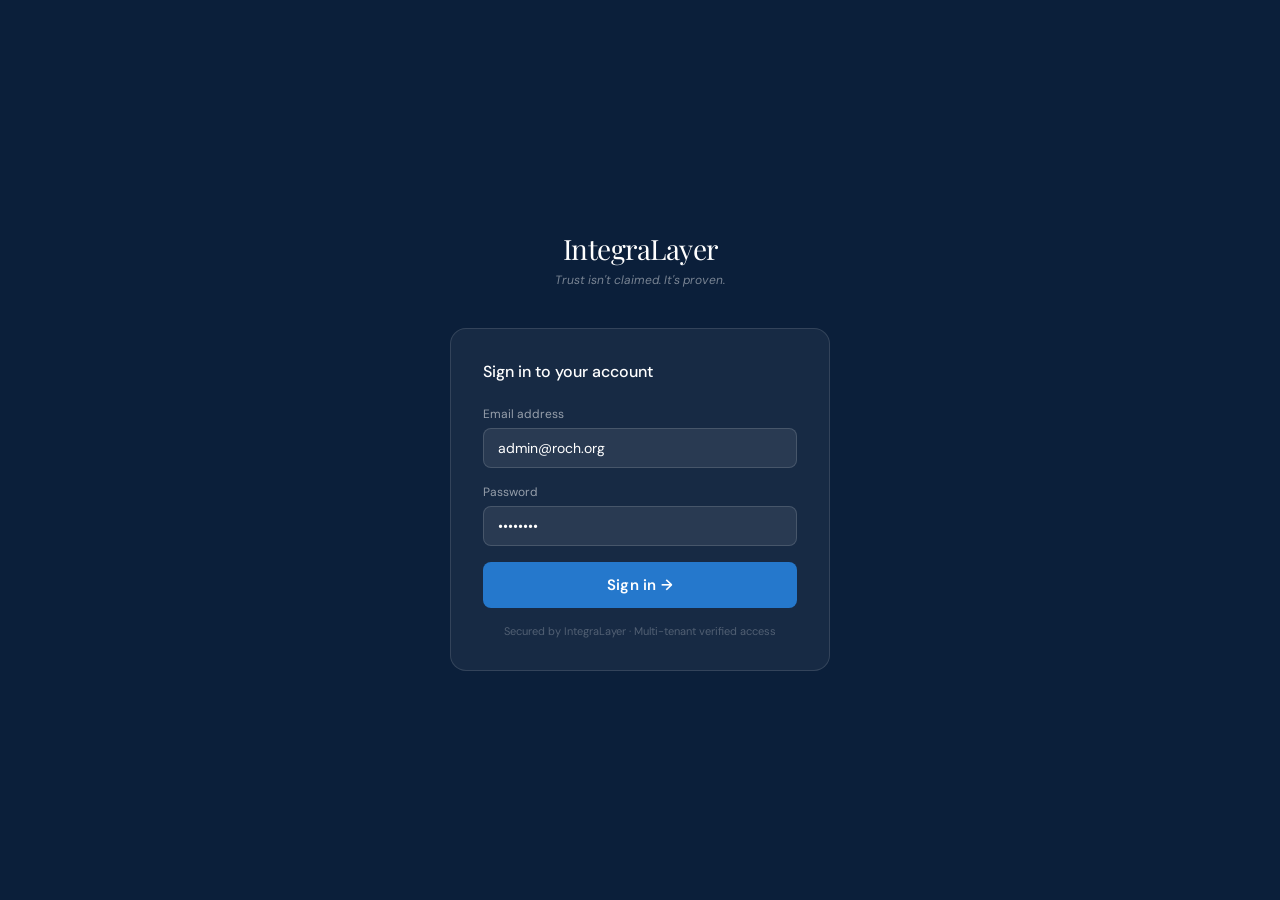
<file: demo/prototype.html>
<!DOCTYPE html>
<html lang="en">
<head>
<meta charset="UTF-8">
<meta name="viewport" content="width=device-width, initial-scale=1">
<link href="https://fonts.googleapis.com/css2?family=Playfair+Display:wght@600;700&family=DM+Sans:wght@300;400;500;600&family=DM+Mono&display=swap" rel="stylesheet">
<style>
*{box-sizing:border-box;margin:0;padding:0}
:root{
  --navy:#0B1F3A;
  --navy-mid:#1A3A5C;
  --blue:#1E6FBF;
  --blue-light:#3B8ED4;
  --teal:#0F9478;
  --teal-light:#12B090;
  --bg:#F4F7FA;
  --white:#FFFFFF;
  --border:#D0DDE8;
  --text:#0B1F3A;
  --text-mid:#3A5068;
  --text-muted:#6B8299;
  --font:'DM Sans',system-ui,sans-serif;
  --mono:'DM Mono',monospace;
  --display:'Playfair Display',Georgia,serif;
}
html,body{height:100%;font-family:var(--font);background:var(--bg);color:var(--text);overflow-x:hidden}

/* ── SCREENS ── */
.screen{display:none;min-height:100vh}
.screen.active{display:block}

/* ── LOGIN ── */
#screen-login{background:var(--navy);display:flex;flex-direction:column;align-items:center;justify-content:center;padding:3rem 1rem;min-height:100vh}
#screen-login.active{display:flex}
.login-logo{text-align:center;margin-bottom:2.5rem}
.login-logo .wordmark{font-family:var(--display);font-size:28px;color:#fff;letter-spacing:-0.5px}
.login-logo .tagline{font-size:12px;color:rgba(255,255,255,0.45);margin-top:5px;font-style:italic}
.login-card{background:rgba(255,255,255,0.05);border:1px solid rgba(255,255,255,0.12);border-radius:16px;padding:2rem;width:100%;max-width:380px}
.login-card h2{color:#fff;font-size:16px;font-weight:500;margin-bottom:1.5rem}
.form-group{margin-bottom:1rem}
.form-group label{display:block;font-size:12px;color:rgba(255,255,255,0.55);margin-bottom:6px}
.form-group input{width:100%;padding:10px 14px;background:rgba(255,255,255,0.08);border:1px solid rgba(255,255,255,0.14);border-radius:8px;color:#fff;font-size:14px;font-family:var(--font)}
.form-group input:focus{outline:none;border-color:#3B8ED4}
.login-note{font-size:11px;color:rgba(255,255,255,0.25);text-align:center;margin-top:1rem}

/* ── APP SHELL ── */
.app-layout{display:grid;grid-template-columns:220px 1fr;min-height:100vh}
.sidebar{background:var(--navy);display:flex;flex-direction:column}
.sidebar-logo{padding:1.25rem 1.25rem 1rem;border-bottom:1px solid rgba(255,255,255,0.07)}
.sidebar-logo .mark{font-family:var(--display);font-size:17px;color:#fff}
.sidebar-logo .sub{font-size:10px;color:rgba(255,255,255,0.35);margin-top:2px}
.sidebar-tenant{padding:0.75rem 1.25rem;border-bottom:1px solid rgba(255,255,255,0.07);display:flex;align-items:center;gap:8px}
.tenant-icon{width:28px;height:28px;border-radius:6px;background:var(--teal);display:flex;align-items:center;justify-content:center;font-size:11px;font-weight:600;color:#fff;flex-shrink:0}
.tenant-name{font-size:12px;color:rgba(255,255,255,0.8);font-weight:500}
.tenant-role{font-size:10px;color:rgba(255,255,255,0.38)}
.sidebar-nav{padding:1rem 0;flex:1}
.nav-item{display:flex;align-items:center;gap:10px;padding:8px 1.25rem;font-size:13px;color:rgba(255,255,255,0.5);cursor:pointer;transition:all 0.15s;border-left:2px solid transparent}
.nav-item:hover{color:rgba(255,255,255,0.85);background:rgba(255,255,255,0.05)}
.nav-item.active{color:#fff;background:rgba(255,255,255,0.08);border-left-color:var(--teal-light)}
.sidebar-footer{padding:1rem 1.25rem;border-top:1px solid rgba(255,255,255,0.07)}
.logout-btn{font-size:12px;color:rgba(255,255,255,0.3);cursor:pointer;display:flex;align-items:center;gap:6px}
.logout-btn:hover{color:rgba(255,255,255,0.65)}

/* ── MAIN CONTENT ── */
.main-content{background:var(--bg);overflow-y:auto}
.page-header{padding:1.5rem 2rem 1rem;border-bottom:1px solid var(--border);background:var(--white);display:flex;align-items:center;justify-content:space-between}
.page-title{font-size:18px;font-weight:600;color:var(--text)}
.page-subtitle{font-size:13px;color:var(--text-muted);margin-top:2px}
.btn-create{padding:8px 16px;background:var(--navy);color:#fff;border:none;border-radius:8px;font-size:13px;font-weight:500;cursor:pointer;font-family:var(--font);display:flex;align-items:center;gap:6px}
.btn-create:hover{background:var(--navy-mid)}
.inner-page{display:none}
.inner-page.active{display:block}

/* ── STATS ── */
.stats-row{display:grid;grid-template-columns:repeat(3,1fr);gap:1rem;margin-bottom:1.5rem}
.stat-card{background:var(--white);border:1px solid var(--border);border-radius:12px;padding:1rem 1.25rem;display:flex;flex-direction:column;min-height:88px}
.stat-label{font-size:11px;color:var(--text-muted);text-transform:uppercase;letter-spacing:0.5px;flex:1;padding-bottom:8px}
.stat-value{font-size:26px;font-weight:600;color:var(--text);line-height:1}
.stat-sub{font-size:11px;color:var(--teal);margin-top:4px}

/* ── TABLE ── */
.cert-table-wrap{background:var(--white);border:1px solid var(--border);border-radius:12px;overflow:hidden}
.table-toolbar{padding:0.875rem 1.25rem;border-bottom:1px solid var(--border);display:flex;align-items:center;justify-content:space-between}
.table-toolbar-title{font-size:13px;font-weight:500;color:var(--text)}
.search-input{padding:6px 12px;border:1px solid var(--border);border-radius:6px;font-size:12px;color:var(--text);background:var(--bg);font-family:var(--font);width:200px}
.search-input:focus{outline:none;border-color:var(--blue)}
table{width:100%;border-collapse:collapse}
thead tr{background:var(--bg)}
th{font-size:11px;font-weight:500;color:var(--text-muted);text-align:left;padding:8px 1.25rem;border-bottom:1px solid var(--border);text-transform:uppercase;letter-spacing:0.4px}
td{font-size:13px;color:var(--text-mid);padding:10px 1.25rem;border-bottom:1px solid rgba(208,221,232,0.45)}
tr:last-child td{border-bottom:none}
tr:hover td{background:rgba(30,111,191,0.03);cursor:pointer}
.status-pill{display:inline-flex;align-items:center;gap:4px;padding:3px 8px;border-radius:20px;font-size:11px;font-weight:500}
.status-valid{background:#E6F4EE;color:#0F6B3A}
.status-expired{background:#FEF3CD;color:#8A5A00}
.status-revoked{background:#FDECEA;color:#A32D2D}
.cert-id-mono{font-family:var(--mono);font-size:11px;color:var(--text-muted)}
.action-link{color:var(--blue);font-size:12px;cursor:pointer}
.action-link:hover{text-decoration:underline}

/* ── CREATE FORM ── */
.form-card{background:var(--white);border:1px solid var(--border);border-radius:12px;padding:1.5rem;margin-bottom:1.25rem}
.form-card-title{font-size:13px;font-weight:500;color:var(--text);margin-bottom:1rem;padding-bottom:0.75rem;border-bottom:1px solid var(--border)}
.form-grid{display:grid;grid-template-columns:1fr 1fr;gap:1rem}
.form-field label{display:block;font-size:12px;color:var(--text-muted);margin-bottom:5px;font-weight:500}
.form-field input,.form-field select{width:100%;padding:8px 12px;border:1px solid var(--border);border-radius:8px;font-size:13px;color:var(--text);background:#fff;font-family:var(--font)}
.form-field input:focus,.form-field select:focus{outline:none;border-color:var(--blue);box-shadow:0 0 0 3px rgba(30,111,191,0.1)}
.form-field.full{grid-column:1/-1}
.combo-select{width:100%;padding:8px 12px;border:1px solid var(--border);border-radius:8px;font-size:13px;color:var(--text);background:#fff;font-family:var(--font);cursor:pointer}
.combo-select:focus{outline:none;border-color:var(--blue);box-shadow:0 0 0 3px rgba(30,111,191,0.1)}
.combo-new-row{display:none;margin-top:6px;gap:6px}
.combo-new-row.show{display:flex}
.combo-new-input{flex:1;padding:7px 10px;border:1px solid var(--blue);border-radius:7px;font-size:13px;color:var(--text);font-family:var(--font)}
.combo-new-input:focus{outline:none}
.combo-add-btn{padding:7px 12px;background:var(--navy);color:#fff;border:none;border-radius:7px;font-size:12px;font-weight:500;cursor:pointer;font-family:var(--font)}
.combo-add-btn:hover{background:var(--navy-mid)}
.combo-cancel-btn{padding:7px 10px;background:none;border:1px solid var(--border);border-radius:7px;font-size:12px;color:var(--text-muted);cursor:pointer;font-family:var(--font)}
.upload-zone{border:2px dashed var(--border);border-radius:10px;padding:1.5rem;text-align:center;cursor:pointer;transition:all 0.2s}
.upload-zone:hover{border-color:var(--blue);background:rgba(30,111,191,0.03)}
.upload-zone.has-file{border-color:var(--teal);background:rgba(15,148,120,0.04)}
.upload-zone.has-file .upload-zone-text{color:var(--teal);font-weight:500}
.upload-zone-icon{font-size:24px;margin-bottom:8px}
.upload-zone-text{font-size:13px;color:var(--text-muted)}
.upload-zone-sub{font-size:11px;color:var(--text-muted);margin-top:4px}
.form-actions{display:flex;align-items:center;gap:0.75rem;padding-top:0.5rem}
.btn-submit{padding:10px 24px;background:var(--navy);color:#fff;border:none;border-radius:8px;font-size:14px;font-weight:500;cursor:pointer;font-family:var(--font)}
.btn-submit:hover{background:var(--navy-mid)}
.btn-cancel-form{padding:10px 16px;background:none;border:1px solid var(--border);border-radius:8px;font-size:14px;color:var(--text-muted);cursor:pointer;font-family:var(--font)}
.btn-cancel-form:hover{background:var(--bg)}
.hash-preview{background:var(--bg);border:1px solid var(--border);border-radius:8px;padding:0.75rem 1rem;font-family:var(--mono);font-size:11px;color:var(--text-muted);word-break:break-all}

/* ── SUCCESS ── */
.success-wrap{background:var(--white);border:1px solid var(--border);border-radius:16px;padding:2rem;text-align:center;max-width:480px;margin:2rem auto}
.success-icon{width:56px;height:56px;background:rgba(15,148,120,0.1);border-radius:50%;display:flex;align-items:center;justify-content:center;margin:0 auto 1.25rem;font-size:24px}
.success-title{font-size:18px;font-weight:600;color:var(--text);margin-bottom:0.5rem}
.success-sub{font-size:13px;color:var(--text-muted);line-height:1.6;margin-bottom:1.5rem}
.proof-block{background:var(--bg);border:1px solid var(--border);border-radius:10px;padding:1rem;text-align:left;margin-bottom:1.25rem}
.proof-row{display:flex;justify-content:space-between;align-items:flex-start;margin-bottom:8px;gap:1rem}
.proof-row:last-child{margin-bottom:0}
.proof-label{font-size:11px;color:var(--text-muted);font-weight:500;flex-shrink:0;padding-top:1px}
.proof-value{font-family:var(--mono);font-size:10px;color:var(--blue);word-break:break-all;text-align:right}
.qr-box{width:120px;height:120px;background:var(--bg);border:1px solid var(--border);border-radius:10px;margin:0 auto 1.25rem;display:flex;align-items:center;justify-content:center;overflow:hidden}
.success-actions{display:flex;gap:0.75rem;justify-content:center;flex-wrap:wrap}
.btn-dl{padding:8px 16px;background:var(--navy);color:#fff;border:none;border-radius:8px;font-size:13px;font-weight:500;cursor:pointer;font-family:var(--font)}
.btn-view{padding:8px 16px;background:none;border:1px solid var(--border);border-radius:8px;font-size:13px;color:var(--text-mid);cursor:pointer;font-family:var(--font)}
.btn-view:hover{border-color:var(--blue);color:var(--blue)}

/* ── VERIFY PAGE ── */
#screen-verify{background:var(--bg)}
#screen-verify.active{display:block}
.back-bar{padding:0.75rem 2rem;background:var(--white);border-bottom:1px solid var(--border);cursor:pointer;font-size:13px;color:var(--blue)}
.back-bar:hover{text-decoration:underline}
.verify-topbar{background:var(--navy);padding:0.75rem 1.5rem;font-size:13px;color:rgba(255,255,255,0.55)}
.verify-topbar strong{color:#fff}
.verify-status-bar{padding:0.625rem 1.5rem;display:flex;align-items:center;gap:8px;font-size:13px;color:#fff;font-weight:500}
.verify-status-bar.valid{background:var(--teal)}
.verify-status-bar.expired{background:#8A5A00}
.verify-status-bar.revoked{background:#A32D2D}
.verify-body{max-width:600px;margin:0 auto;padding:2rem 1.5rem}
.verify-issuer-block{display:flex;align-items:center;gap:12px;margin-bottom:1.5rem}
.issuer-logo{width:44px;height:44px;border-radius:10px;background:var(--navy);display:flex;align-items:center;justify-content:center;font-size:10px;font-weight:600;color:#fff;text-decoration:none;flex-shrink:0}
.issuer-name-link{font-size:15px;font-weight:600;color:var(--text);text-decoration:none;display:inline-flex;align-items:center;gap:4px}
.issuer-name-link:hover{color:var(--blue)}
.issuer-sub{font-size:12px;color:var(--text-muted)}
.verify-card{background:var(--white);border:1px solid var(--border);border-radius:14px;padding:1.25rem;margin-bottom:1rem}
.verify-card-title{font-size:11px;font-weight:500;color:var(--text-muted);text-transform:uppercase;letter-spacing:0.5px;margin-bottom:0.875rem}
.verify-field-row{display:flex;justify-content:space-between;align-items:center;padding:6px 0;border-bottom:1px solid rgba(208,221,232,0.4)}
.verify-field-row:last-child{border-bottom:none}
.verify-field-label{font-size:12px;color:var(--text-muted)}
.verify-field-value{font-size:13px;color:var(--text);font-weight:500}
.verify-field-link{font-size:13px;font-weight:500;color:var(--blue);text-decoration:none;display:inline-flex;align-items:center;gap:3px}
.verify-field-link:hover{text-decoration:underline}
.blockchain-row{background:var(--bg);border-radius:8px;padding:0.75rem;margin-top:0.5rem}
.blockchain-label{font-size:10px;color:var(--text-muted);text-transform:uppercase;letter-spacing:0.4px;margin-bottom:4px}
.blockchain-hash{font-family:var(--mono);font-size:10px;color:var(--blue);word-break:break-all}
.verify-pdf-link{display:flex;align-items:center;gap:8px;padding:0.75rem 1rem;background:rgba(30,111,191,0.06);border:1px solid rgba(30,111,191,0.2);border-radius:8px;color:var(--blue);font-size:13px;font-weight:500;cursor:pointer;text-decoration:none;margin-top:0.5rem}
.verify-footer{text-align:center;padding:1.5rem;border-top:1px solid var(--border);margin-top:1rem}
.verify-footer-logo{font-size:12px;color:var(--text-muted)}
.verify-footer-logo a{color:var(--navy);font-weight:600;text-decoration:none}
.verify-footer-logo a:hover{text-decoration:underline}
.verify-footer-tagline{font-size:10px;color:var(--text-muted);margin-top:3px;font-style:italic}

/* ── REVOKED NOTICE ── */
.status-notice{border-radius:10px;padding:10px 14px;margin-bottom:12px;display:none}
.status-notice.show{display:block}
.status-notice.expired{background:#FEF3CD;border:1px solid #EF9F27}
.status-notice.revoked{background:#FDECEA;border:1px solid #F09595}
.status-notice-title{font-size:13px;font-weight:600;margin-bottom:3px}
.status-notice.expired .status-notice-title{color:#8A5A00}
.status-notice.revoked .status-notice-title{color:#A32D2D}
.status-notice-text{font-size:12px;line-height:1.5}
.status-notice.expired .status-notice-text{color:#633806}
.status-notice.revoked .status-notice-text{color:#791F1F}
</style>
</head>
<body>

<!-- ════════════════════════════
     LOGIN SCREEN
════════════════════════════ -->
<div id="screen-login">
  <div class="login-logo">
    <div class="wordmark">IntegraLayer</div>
    <div class="tagline">Trust isn't claimed. It's proven.</div>
  </div>
  <div class="login-card">
    <h2>Sign in to your account</h2>
    <div class="form-group">
      <label>Email address</label>
      <input type="email" value="admin@roch.org">
    </div>
    <div class="form-group">
      <label>Password</label>
      <input type="password" value="••••••••">
    </div>
    <button id="signin-btn" style="display:block;width:100%;padding:13px;margin-top:0.75rem;background:#2578CC;border:none;border-radius:8px;color:#ffffff;font-size:15px;font-weight:600;cursor:pointer;font-family:inherit;letter-spacing:0.2px">Sign in &#8594;</button>
    <div class="login-note">Secured by IntegraLayer · Multi-tenant verified access</div>
  </div>
</div>

<!-- ════════════════════════════
     DASHBOARD APP
════════════════════════════ -->
<div id="screen-app" style="display:none">
  <div class="app-layout">

    <div class="sidebar">
      <div class="sidebar-logo">
        <div class="mark">IntegraLayer</div>
        <div class="sub">Integrity Infrastructure</div>
      </div>
      <div class="sidebar-tenant">
        <div class="tenant-icon">RC</div>
        <div>
          <div class="tenant-name">Roch Certification</div>
          <div class="tenant-role">Admin</div>
        </div>
      </div>
      <nav class="sidebar-nav">
        <div class="nav-item active" id="nav-certs" onclick="showPage('certs')">
          <span>▦</span> Certificates
        </div>
        <div class="nav-item" id="nav-create" onclick="showPage('create')">
          <span>＋</span> Issue Certificate
        </div>
        <div class="nav-item" onclick="goTo('verify')">
          <span>◎</span> Verification Portal
        </div>
      </nav>
      <div class="sidebar-footer">
        <div class="logout-btn" onclick="goTo('login')">↩ Sign out</div>
      </div>
    </div>

    <div class="main-content">

      <!-- CERTIFICATES PAGE -->
      <div class="inner-page active" id="page-certs">
        <div class="page-header">
          <div>
            <div class="page-title">Certificates</div>
            <div class="page-subtitle">Manage and monitor issued certificates</div>
          </div>
          <button class="btn-create" onclick="showPage('create')">＋ Issue Certificate</button>
        </div>
        <div style="padding:1.5rem 2rem">
          <div class="stats-row">
            <div class="stat-card">
              <div class="stat-label">Total issued</div>
              <div class="stat-value" id="total-count">4</div>
              <div class="stat-sub">All time</div>
            </div>
            <div class="stat-card">
              <div class="stat-label">Active</div>
              <div class="stat-value" id="active-count">3</div>
              <div class="stat-sub">Valid today</div>
            </div>
            <div class="stat-card">
              <div class="stat-label">On-chain proofs</div>
              <div class="stat-value" id="chain-count">4</div>
              <div class="stat-sub">Anchored</div>
            </div>
          </div>
          <div class="cert-table-wrap">
            <div class="table-toolbar">
              <div class="table-toolbar-title">Issued certificates</div>
              <input class="search-input" placeholder="Search by name, ID, type..." oninput="filterTable(this.value)">
            </div>
            <table>
              <thead>
                <tr>
                  <th>Certificate ID</th>
                  <th>Issued To</th>
                  <th>Type</th>
                  <th>Issued</th>
                  <th>Expires</th>
                  <th>Status</th>
                  <th></th>
                </tr>
              </thead>
              <tbody id="cert-tbody"></tbody>
            </table>
          </div>
        </div>
      </div>

      <!-- ISSUE CERTIFICATE PAGE -->
      <div class="inner-page" id="page-create">
        <div class="page-header">
          <div>
            <div class="page-title">Issue new certificate</div>
            <div class="page-subtitle">Certificate will be hashed and anchored on-chain</div>
          </div>
        </div>
        <div style="padding:1.5rem 2rem">
          <div class="form-card">
            <div class="form-card-title">Certificate details</div>
            <div class="form-grid">
              <div class="form-field full">
                <label>Certificate title</label>
                <select class="combo-select" id="f-title" onchange="handleCombo(this,'title-new-row')">
                  <option value="">— Select a title —</option>
                  <option>Dog-Friendly Hotel Certification</option>
                  <option>Pet Welfare Compliance Certificate</option>
                  <option>Hospitality Standards Certificate</option>
                  <option value="__new__">+ Add new title...</option>
                </select>
                <div class="combo-new-row" id="title-new-row">
                  <input class="combo-new-input" id="title-new-input" placeholder="Enter new certificate title">
                  <button class="combo-add-btn" onclick="addComboOption('f-title','title-new-input','title-new-row')">Add</button>
                  <button class="combo-cancel-btn" onclick="cancelCombo('f-title','title-new-row')">Cancel</button>
                </div>
              </div>
              <div class="form-field">
                <label>Certificate type</label>
                <select id="f-type">
                  <option>Dog-Friendly Accommodation</option>
                  <option>Pet Welfare Compliance</option>
                  <option>Hospitality Standards</option>
                  <option>Custom</option>
                </select>
              </div>
              <div class="form-field">
                <label>Issue date</label>
                <input type="date" id="f-issued" value="2026-03-22">
              </div>
              <div class="form-field full">
                <label>Issued to (business / entity name)</label>
                <select class="combo-select" id="f-issuedto" onchange="handleCombo(this,'biz-new-row')">
                  <option value="">— Select a business —</option>
                  <option>The Alpine Retreat</option>
                  <option>Lakeside Inn &amp; Suites</option>
                  <option>Maplewood Country Lodge</option>
                  <option>Harbor Crest Hotel</option>
                  <option>Pawsome Stays Hotel Group</option>
                  <option value="__new__">+ Add new business...</option>
                </select>
                <div class="combo-new-row" id="biz-new-row">
                  <input class="combo-new-input" id="biz-new-input" placeholder="Enter business name">
                  <button class="combo-add-btn" onclick="addComboOption('f-issuedto','biz-new-input','biz-new-row')">Add</button>
                  <button class="combo-cancel-btn" onclick="cancelCombo('f-issuedto','biz-new-row')">Cancel</button>
                </div>
              </div>
              <div class="form-field full">
                <label>Business website</label>
                <input type="text" id="f-bizurl" placeholder="https://...">
              </div>
              <div class="form-field">
                <label>Expiration date</label>
                <input type="date" id="f-expires" value="2027-03-22">
              </div>
              <div class="form-field full">
                <label>Notes (optional)</label>
                <input type="text" id="f-notes" placeholder="Add any additional notes...">
              </div>
            </div>
          </div>
          <div class="form-card">
            <div class="form-card-title">Certificate document</div>
            <div class="upload-zone" id="upload-zone" onclick="simulateUpload()">
              <div class="upload-zone-icon" id="upload-icon">📄</div>
              <div class="upload-zone-text" id="upload-text">Click to upload certificate PDF</div>
              <div class="upload-zone-sub" id="upload-sub">PDF only · Max 10MB</div>
            </div>
          </div>
          <div class="form-card">
            <div class="form-card-title">Cryptographic proof preview</div>
            <div style="font-size:12px;color:#6B8299;margin-bottom:8px">SHA-256 hash computed on submission and anchored on-chain.</div>
            <div class="hash-preview">a3f8b2e1c7d94056f2a381be0c4d79fa3120ed5c87b6a249cf3e5d8071b2940f</div>
          </div>
          <div class="form-actions">
            <button class="btn-submit" onclick="submitCert()">Issue &amp; Anchor to Blockchain</button>
            <button class="btn-cancel-form" onclick="showPage('certs')">Cancel</button>
          </div>
        </div>
      </div>

      <!-- SUCCESS PAGE -->
      <div class="inner-page" id="page-success">
        <div class="page-header">
          <div>
            <div class="page-title">Certificate issued</div>
            <div class="page-subtitle">Anchored on-chain · QR code ready</div>
          </div>
        </div>
        <div style="padding:1.5rem 2rem">
          <div class="success-wrap">
            <div class="success-icon">✓</div>
            <div class="success-title">Certificate successfully issued</div>
            <div class="success-sub">Hashed, recorded on-chain, and QR verification code generated.</div>
            <div style="margin-bottom:1rem">
              <div style="font-size:11px;color:#6B8299;text-transform:uppercase;letter-spacing:0.5px;margin-bottom:8px">QR Code</div>
              <div class="qr-box">
                <svg viewBox="0 0 100 100" xmlns="http://www.w3.org/2000/svg" width="100" height="100">
                  <rect width="100" height="100" fill="white"/>
                  <g fill="#0B1F3A">
                    <rect x="5" y="5" width="30" height="30" rx="2"/><rect x="8" y="8" width="24" height="24" rx="1" fill="white"/><rect x="11" y="11" width="18" height="18" rx="1"/>
                    <rect x="65" y="5" width="30" height="30" rx="2"/><rect x="68" y="8" width="24" height="24" rx="1" fill="white"/><rect x="71" y="11" width="18" height="18" rx="1"/>
                    <rect x="5" y="65" width="30" height="30" rx="2"/><rect x="8" y="68" width="24" height="24" rx="1" fill="white"/><rect x="11" y="71" width="18" height="18" rx="1"/>
                    <rect x="40" y="5" width="5" height="5"/><rect x="50" y="5" width="5" height="5"/><rect x="55" y="10" width="5" height="5"/><rect x="45" y="15" width="5" height="5"/><rect x="55" y="20" width="5" height="5"/><rect x="40" y="25" width="5" height="5"/><rect x="50" y="30" width="10" height="5"/>
                    <rect x="40" y="40" width="5" height="5"/><rect x="50" y="40" width="5" height="5"/><rect x="60" y="40" width="5" height="5"/><rect x="70" y="40" width="5" height="5"/><rect x="80" y="40" width="5" height="5"/><rect x="90" y="40" width="5" height="5"/>
                    <rect x="5" y="40" width="5" height="5"/><rect x="15" y="40" width="5" height="5"/><rect x="25" y="40" width="5" height="5"/><rect x="5" y="50" width="5" height="5"/><rect x="20" y="50" width="5" height="5"/><rect x="30" y="50" width="5" height="5"/>
                    <rect x="40" y="50" width="5" height="5"/><rect x="55" y="50" width="5" height="5"/><rect x="65" y="50" width="5" height="5"/><rect x="75" y="55" width="5" height="5"/><rect x="85" y="50" width="5" height="5"/>
                    <rect x="40" y="60" width="5" height="5"/><rect x="50" y="60" width="10" height="5"/><rect x="65" y="60" width="5" height="5"/><rect x="80" y="60" width="5" height="5"/><rect x="90" y="60" width="5" height="5"/>
                    <rect x="45" y="65" width="5" height="5"/><rect x="60" y="65" width="5" height="5"/><rect x="70" y="70" width="5" height="5"/><rect x="80" y="65" width="5" height="5"/>
                    <rect x="40" y="70" width="5" height="5"/><rect x="55" y="75" width="5" height="5"/><rect x="65" y="75" width="5" height="5"/><rect x="85" y="75" width="5" height="5"/>
                    <rect x="45" y="80" width="5" height="5"/><rect x="60" y="80" width="5" height="5"/><rect x="70" y="80" width="5" height="5"/><rect x="80" y="80" width="5" height="5"/><rect x="90" y="80" width="5" height="5"/>
                    <rect x="40" y="85" width="5" height="5"/><rect x="55" y="85" width="5" height="5"/><rect x="65" y="90" width="5" height="5"/><rect x="75" y="90" width="5" height="5"/>
                  </g>
                </svg>
              </div>
              <div style="font-size:11px;color:#6B8299;margin-top:6px">verify.integralayer.com/c/<span style="font-family:monospace;color:#1E6FBF" id="cert-public-id">IL-2026-0005</span></div>
            </div>
            <div class="proof-block">
              <div class="proof-row"><span class="proof-label">Cert ID</span><span class="proof-value" id="s-cert-id">IL-2026-0005</span></div>
              <div class="proof-row"><span class="proof-label">SHA-256 hash</span><span class="proof-value">a3f8b2e1c7d94056f2a381be0c4d79fa3120ed5c87b6a249cf3e5d8071b2940f</span></div>
              <div class="proof-row"><span class="proof-label">TX ID</span><span class="proof-value">5vD8rKpQmT2eNxJ9aWcBhLfY3ZuRo7iS1MgXnEkPd4Cv6bFw</span></div>
              <div class="proof-row"><span class="proof-label">Block time</span><span class="proof-value" id="s-block-time">2026-03-22 14:32:07 UTC</span></div>
            </div>
            <div class="success-actions">
              <button class="btn-dl">⬇ Download QR</button>
              <button class="btn-view" onclick="goTo('verify')">View public page →</button>
              <button class="btn-cancel-form" onclick="showPage('certs')">Back to dashboard</button>
            </div>
          </div>
        </div>
      </div>

    </div>
  </div>
</div>

<!-- ════════════════════════════
     VERIFICATION PAGE
════════════════════════════ -->
<div id="screen-verify" style="display:none">
  <div class="back-bar" onclick="goTo('dashboard')">← Back to dashboard</div>
  <div class="verify-topbar">Powered by <strong>IntegraLayer</strong> · Neutral Integrity Infrastructure</div>
  <div class="verify-status-bar valid" id="verify-status-bar">
    <span id="verify-status-text">✓ Certificate verified — Valid &amp; Active</span>
  </div>
  <div class="verify-body">

    <div class="status-notice expired" id="expired-notice">
      <div class="status-notice-title">Certificate expired</div>
      <div class="status-notice-text">This certificate expired on March 1, 2026. Please contact the issuing body to request renewal.</div>
    </div>
    <div class="status-notice revoked" id="revoked-notice">
      <div class="status-notice-title">Certificate revoked</div>
      <div class="status-notice-text">This certificate has been revoked by the issuing body and is no longer valid for any purpose.</div>
    </div>

    <div class="verify-issuer-block">
      <a href="https://roch.org" class="issuer-logo">RC</a>
      <div>
        <a href="https://roch.org" class="issuer-name-link">Roch Certification Body <span style="font-size:11px;opacity:0.5">↗</span></a>
        <div class="issuer-sub">Accredited certification authority · Dog-Friendly Hospitality Standards</div>
      </div>
    </div>

    <div class="verify-card">
      <div class="verify-card-title">Certificate information</div>
      <div class="verify-field-row">
        <span class="verify-field-label">Certificate title</span>
        <span class="verify-field-value" id="v-title">Dog-Friendly Hotel Certification</span>
      </div>
      <div class="verify-field-row">
        <span class="verify-field-label">Issued to</span>
        <a href="https://pawsomestays.com" class="verify-field-link" id="v-issuedto">Pawsome Stays Hotel Group <span style="font-size:10px;opacity:0.5">↗</span></a>
      </div>
      <div class="verify-field-row">
        <span class="verify-field-label">Certificate type</span>
        <span class="verify-field-value" id="v-type">Dog-Friendly Accommodation</span>
      </div>
      <div class="verify-field-row">
        <span class="verify-field-label">Issue date</span>
        <span class="verify-field-value" id="v-issued">January 15, 2026</span>
      </div>
      <div class="verify-field-row">
        <span class="verify-field-label">Expiration date</span>
        <span class="verify-field-value" id="v-expires">January 15, 2027</span>
      </div>
      <div class="verify-field-row">
        <span class="verify-field-label">Certificate ID</span>
        <span class="verify-field-value" id="v-id" style="font-family:monospace;font-size:12px">IL-2026-0001</span>
      </div>
    </div>

    <div class="verify-card">
      <div class="verify-card-title">Blockchain proof</div>
      <div class="blockchain-row">
        <div class="blockchain-label">SHA-256 hash</div>
        <div class="blockchain-hash">a3f8b2e1c7d94056f2a381be0c4d79fa3120ed5c87b6a249cf3e5d8071b2940f</div>
      </div>
      <div class="blockchain-row" style="margin-top:8px">
        <div class="blockchain-label">Transaction ID</div>
        <div class="blockchain-hash">5vD8rKpQmT2eNxJ9aWcBhLfY3ZuRo7iS1MgXnEkPd4Cv6bFw</div>
      </div>
      <div style="margin-top:10px;padding-top:8px;border-top:1px solid #D0DDE8;font-size:11px;color:#6B8299">
        Anchored January 15, 2026 · 09:14:22 UTC
      </div>
    </div>

    <div class="verify-card">
      <div class="verify-card-title">Certificate document</div>
      <a class="verify-pdf-link">
        <span>📄</span>
        <span id="v-pdf-name">Download certified PDF — The Alpine Retreat.pdf</span>
      </a>
    </div>

    <div class="verify-footer">
      <div class="verify-footer-logo">Verified by <a href="https://integralayer.io">IntegraLayer</a> · Neutral Integrity Infrastructure</div>
      <div class="verify-footer-tagline">Trust isn't claimed. It's proven. / The truth is verifiable.</div>
    </div>
  </div>
</div>

<script>
const certs = [
  {id:'IL-2026-0001', title:'Dog-Friendly Hotel Certification', issuedTo:'The Alpine Retreat',      bizUrl:'https://alpineretreat.com',   type:'Dog-Friendly Accommodation', issued:'2026-01-15', expires:'2027-01-15', status:'valid'},
  {id:'IL-2026-0002', title:'Pet Welfare Compliance Certificate', issuedTo:'Lakeside Inn & Suites', bizUrl:'https://lakesideinn.com',      type:'Pet Welfare Compliance',     issued:'2026-02-03', expires:'2027-02-03', status:'valid'},
  {id:'IL-2026-0003', title:'Hospitality Standards Certificate',  issuedTo:'Maplewood Country Lodge',bizUrl:'https://maplewoodlodge.com', type:'Hospitality Standards',      issued:'2025-06-10', expires:'2026-03-01', status:'expired'},
  {id:'IL-2026-0004', title:'Dog-Friendly Hotel Certification',   issuedTo:'Harbor Crest Hotel',    bizUrl:'https://harborcrest.com',     type:'Dog-Friendly Accommodation', issued:'2026-03-01', expires:'2027-03-01', status:'valid'}
];

let currentCert = certs[0];

function fmtDate(d){
  const months=['January','February','March','April','May','June','July','August','September','October','November','December'];
  const parts=d.split('-');
  return months[parseInt(parts[1])-1]+' '+parseInt(parts[2])+', '+parts[0];
}

function renderTable(data){
  document.getElementById('cert-tbody').innerHTML = data.map(c => `
    <tr onclick="viewCert('${c.id}')">
      <td><span class="cert-id-mono">${c.id}</span></td>
      <td>${c.issuedTo}</td>
      <td>${c.type}</td>
      <td>${c.issued}</td>
      <td>${c.expires}</td>
      <td><span class="status-pill status-${c.status}">${c.status==='valid'?'✓ Valid':c.status==='expired'?'⚠ Expired':'✕ Revoked'}</span></td>
      <td><span class="action-link">View →</span></td>
    </tr>`).join('');
}

function filterTable(v){
  renderTable(certs.filter(c =>
    c.id.toLowerCase().includes(v.toLowerCase()) ||
    c.issuedTo.toLowerCase().includes(v.toLowerCase()) ||
    c.type.toLowerCase().includes(v.toLowerCase())
  ));
}

function updateStats(){
  document.getElementById('total-count').textContent = certs.length;
  document.getElementById('active-count').textContent = certs.filter(c=>c.status==='valid').length;
  document.getElementById('chain-count').textContent = certs.length;
}

renderTable(certs);
updateStats();

function viewCert(id){
  currentCert = certs.find(c=>c.id===id) || certs[0];
  const c = currentCert;

  document.getElementById('v-title').textContent = c.title;
  document.getElementById('v-issuedto').innerHTML = c.issuedTo+' <span style="font-size:10px;opacity:0.5">↗</span>';
  document.getElementById('v-issuedto').href = c.bizUrl;
  document.getElementById('v-type').textContent = c.type;
  document.getElementById('v-issued').textContent = fmtDate(c.issued);
  document.getElementById('v-expires').textContent = fmtDate(c.expires);
  document.getElementById('v-id').textContent = c.id;
  document.getElementById('v-pdf-name').textContent = 'Download certified PDF — '+c.issuedTo+'.pdf';

  const bar = document.getElementById('verify-status-bar');
  const txt = document.getElementById('verify-status-text');
  const exp = document.getElementById('expired-notice');
  const rev = document.getElementById('revoked-notice');
  bar.className = 'verify-status-bar';
  exp.classList.remove('show');
  rev.classList.remove('show');

  if(c.status==='valid'){
    bar.classList.add('valid');
    txt.innerHTML = '✓ Certificate verified — Valid &amp; Active';
  } else if(c.status==='expired'){
    bar.classList.add('expired');
    txt.textContent = '⚠ Certificate expired — No longer valid';
    exp.classList.add('show');
  } else {
    bar.classList.add('revoked');
    txt.textContent = '✕ Certificate revoked — Invalid';
    rev.classList.add('show');
  }

  goTo('verify');
}

function goTo(s){
  document.getElementById('screen-login').style.display='none';
  document.getElementById('screen-app').style.display='none';
  document.getElementById('screen-verify').style.display='none';
  if(s==='login'){document.getElementById('screen-login').style.display='flex';}
  else if(s==='verify'){document.getElementById('screen-verify').style.display='block';}
  else{document.getElementById('screen-app').style.display='block';showPage(s==='dashboard'?'certs':s);}
}

function showPage(p){
  document.querySelectorAll('.inner-page').forEach(el=>el.classList.remove('active'));
  document.querySelectorAll('.nav-item').forEach(el=>el.classList.remove('active'));
  document.getElementById('page-'+p).classList.add('active');
  const nav=document.getElementById('nav-'+p);
  if(nav)nav.classList.add('active');
}

function handleCombo(sel,rowId){
  if(sel.value==='__new__'){document.getElementById(rowId).classList.add('show');sel.value='';}
  else{document.getElementById(rowId).classList.remove('show');}
}
function addComboOption(selId,inputId,rowId){
  const sel=document.getElementById(selId);
  const input=document.getElementById(inputId);
  const val=input.value.trim();
  if(!val)return;
  const opt=document.createElement('option');
  opt.value=val;opt.textContent=val;
  sel.insertBefore(opt,sel.lastElementChild);
  sel.value=val;input.value='';
  document.getElementById(rowId).classList.remove('show');
}
function cancelCombo(selId,rowId){
  document.getElementById(selId).value='';
  document.getElementById(rowId).classList.remove('show');
}

let uploaded=false;
function simulateUpload(){
  if(!uploaded){
    uploaded=true;
    document.getElementById('upload-icon').textContent='✓';
    document.getElementById('upload-text').textContent='certificate_roch_pawsome.pdf — uploaded';
    document.getElementById('upload-sub').textContent='3.2 MB · Ready for hashing';
    document.getElementById('upload-zone').classList.add('has-file');
  }
}

function submitCert(){
  const tSel=document.getElementById('f-title');
  const bSel=document.getElementById('f-issuedto');
  const title=tSel.value||'New Certificate';
  const issuedTo=bSel.value||'New Entity';
  const newId='IL-2026-000'+(certs.length+1);
  const now=new Date();
  document.getElementById('s-cert-id').textContent=newId;
  document.getElementById('cert-public-id').textContent=newId;
  document.getElementById('s-block-time').textContent=now.toISOString().replace('T',' ').slice(0,19)+' UTC';
  certs.push({
    id:newId, title, issuedTo,
    bizUrl:document.getElementById('f-bizurl').value||'#',
    type:document.getElementById('f-type').value,
    issued:document.getElementById('f-issued').value,
    expires:document.getElementById('f-expires').value,
    status:'valid'
  });
  updateStats();
  renderTable(certs);
  uploaded=false;
  document.getElementById('upload-icon').textContent='📄';
  document.getElementById('upload-text').textContent='Click to upload certificate PDF';
  document.getElementById('upload-sub').textContent='PDF only · Max 10MB';
  document.getElementById('upload-zone').classList.remove('has-file');
  showPage('success');
}
document.addEventListener('DOMContentLoaded',function(){var b=document.getElementById('signin-btn');if(b)b.addEventListener('click',function(){goTo('dashboard');});});
</script>
</body>
</html>
</file>
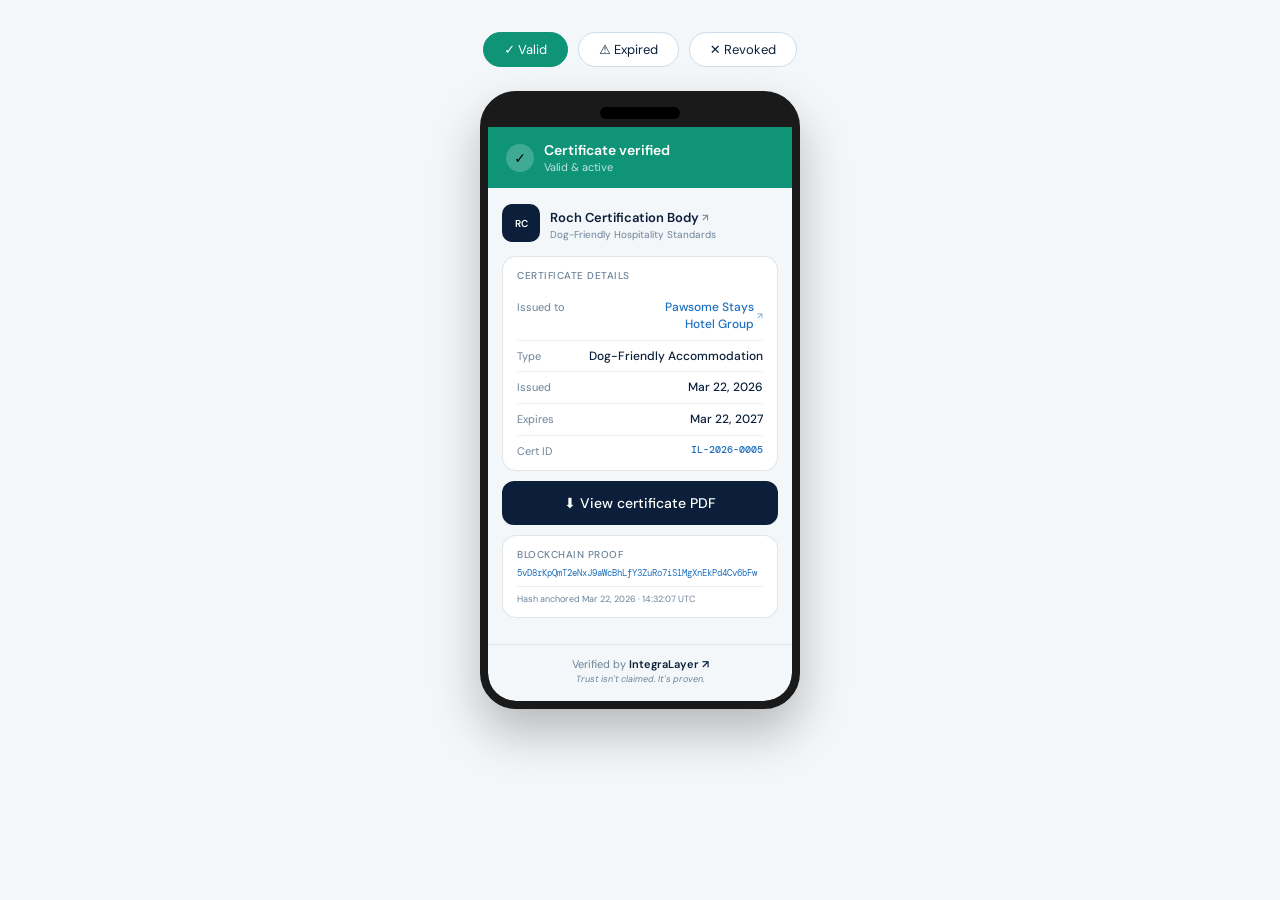
<file: demo/verification.html>
<!DOCTYPE html>
<html lang="en">
<head>
<meta charset="UTF-8">
<meta name="viewport" content="width=device-width, initial-scale=1">
<link href="https://fonts.googleapis.com/css2?family=DM+Sans:wght@400;500;600&family=DM+Mono&display=swap" rel="stylesheet">
<style>
*{box-sizing:border-box;margin:0;padding:0}
:root{
  --navy:#0B1F3A;--blue:#1E6FBF;--teal:#0F9478;
  --font:'DM Sans',system-ui,sans-serif;--mono:'DM Mono',monospace;
}
body{font-family:var(--font);background:#F4F7FA;padding:2rem 1rem;display:flex;flex-direction:column;align-items:center;gap:1.5rem}

/* STATUS TOGGLE BUTTONS */
.controls{display:flex;gap:10px;flex-wrap:wrap;justify-content:center}
.ctrl-btn{padding:8px 20px;border:1px solid #D0DDE8;border-radius:20px;font-size:13px;cursor:pointer;background:#fff;color:#0B1F3A;font-family:var(--font);transition:all 0.15s}
.ctrl-btn:hover{border-color:#0B1F3A}
.ctrl-btn.active-valid{background:#0F9478;color:#fff;border-color:#0F9478}
.ctrl-btn.active-expired{background:#8A5A00;color:#fff;border-color:#8A5A00}
.ctrl-btn.active-revoked{background:#A32D2D;color:#fff;border-color:#A32D2D}

/* PHONE FRAME */
.phone-frame{width:320px;border-radius:36px;border:8px solid #1a1a1a;background:#1a1a1a;overflow:hidden;box-shadow:0 24px 48px rgba(0,0,0,0.25)}
.phone-notch{height:28px;background:#1a1a1a;display:flex;align-items:center;justify-content:center}
.notch-pill{width:80px;height:12px;background:#000;border-radius:6px}
.phone-screen{background:#F4F7FA;border-radius:0 0 28px 28px;overflow:hidden}

/* STATUS BANNER */
.status-banner{padding:14px 18px;display:flex;align-items:center;gap:10px}
.status-banner.valid{background:#0F9478}
.status-banner.expired{background:#8A5A00}
.status-banner.revoked{background:#A32D2D}
.status-icon{width:28px;height:28px;border-radius:50%;background:rgba(255,255,255,0.2);display:flex;align-items:center;justify-content:center;font-size:14px;flex-shrink:0}
.status-title{font-size:14px;font-weight:600;color:#fff}
.status-sub{font-size:11px;color:rgba(255,255,255,0.75);margin-top:1px}

/* PHONE BODY */
.phone-body{padding:16px 14px}

/* NOTICES */
.notice{border-radius:10px;padding:10px 12px;margin-bottom:12px;display:none}
.notice.show{display:block}
.notice.expired{background:#FEF3CD;border:1px solid #EF9F27}
.notice.revoked{background:#FDECEA;border:1px solid #F09595}
.notice-title{font-size:12px;font-weight:600;margin-bottom:3px}
.notice.expired .notice-title{color:#8A5A00}
.notice.revoked .notice-title{color:#A32D2D}
.notice-text{font-size:11px;line-height:1.4}
.notice.expired .notice-text{color:#633806}
.notice.revoked .notice-text{color:#791F1F}

/* ISSUER ROW */
.issuer-row{display:flex;align-items:center;gap:10px;margin-bottom:14px}
.issuer-avatar{width:38px;height:38px;border-radius:10px;background:#0B1F3A;display:flex;align-items:center;justify-content:center;font-size:10px;font-weight:600;color:#fff;flex-shrink:0;text-decoration:none}
.issuer-name{font-size:13px;font-weight:600;color:#0B1F3A;text-decoration:none;display:inline-flex;align-items:center;gap:3px}
.issuer-name:hover{color:#1E6FBF}
.issuer-sub{font-size:10px;color:#6B8299;margin-top:1px;line-height:1.3}

/* CERT CARD */
.mobile-card{background:#fff;border:0.5px solid rgba(0,0,0,0.1);border-radius:14px;padding:12px 14px;margin-bottom:10px}
.card-label{font-size:10px;font-weight:500;color:#6B8299;text-transform:uppercase;letter-spacing:0.5px;margin-bottom:10px}
.field-row{display:flex;justify-content:space-between;align-items:flex-start;padding:7px 0;border-bottom:0.5px solid rgba(0,0,0,0.07);gap:8px}
.field-row:last-child{border-bottom:none;padding-bottom:0}
.field-label{font-size:11px;color:#6B8299;flex-shrink:0;padding-top:1px}
.field-value{font-size:12px;font-weight:500;color:#0B1F3A;text-align:right;line-height:1.4}
.field-value.mono{font-family:var(--mono);font-size:10px;color:#1E6FBF}
.field-link{font-size:12px;font-weight:500;color:#1E6FBF;text-align:right;text-decoration:none;display:inline-flex;align-items:center;gap:3px;line-height:1.4}
.field-link:hover{text-decoration:underline}
.field-link .ext{font-size:9px;opacity:0.6}

/* PDF BUTTON */
.pdf-btn{display:flex;align-items:center;justify-content:center;gap:8px;width:100%;padding:13px;background:#0B1F3A;color:#fff;border:none;border-radius:12px;font-size:14px;font-weight:500;cursor:pointer;font-family:var(--font);margin-bottom:10px}
.pdf-btn:hover{background:#1A3A5C}

/* BLOCKCHAIN CARD */
.chain-header{display:flex;align-items:center;justify-content:space-between;margin-bottom:6px}
.hash-val{font-family:var(--mono);font-size:9px;color:#1E6FBF;word-break:break-all;line-height:1.5;margin-top:4px}
.chain-footer{margin-top:6px;padding-top:6px;border-top:0.5px solid rgba(0,0,0,0.07);font-size:9px;color:#6B8299}

/* FOOTER */
.phone-footer{text-align:center;padding:12px 14px 16px;border-top:0.5px solid rgba(0,0,0,0.08)}
.footer-brand{font-size:11px;color:#6B8299}
.footer-brand a{color:#0B1F3A;font-weight:600;text-decoration:none}
.footer-brand a:hover{text-decoration:underline}
.footer-tag{font-size:9px;color:#6B8299;margin-top:2px;font-style:italic}
</style>
</head>
<body>

<div class="controls">
  <button class="ctrl-btn active-valid" id="btn-valid" onclick="setStatus('valid')">✓ Valid</button>
  <button class="ctrl-btn" id="btn-expired" onclick="setStatus('expired')">⚠ Expired</button>
  <button class="ctrl-btn" id="btn-revoked" onclick="setStatus('revoked')">✕ Revoked</button>
</div>

<div class="phone-frame">
  <div class="phone-notch"><div class="notch-pill"></div></div>
  <div class="phone-screen">

    <div class="status-banner valid" id="status-banner">
      <div class="status-icon" id="status-icon">✓</div>
      <div>
        <div class="status-title" id="status-title">Certificate verified</div>
        <div class="status-sub" id="status-sub">Valid &amp; active</div>
      </div>
    </div>

    <div class="phone-body">

      <div class="notice expired" id="expired-notice">
        <div class="notice-title">Certificate expired</div>
        <div class="notice-text">This certificate has expired. Contact the issuing body to request renewal.</div>
      </div>
      <div class="notice revoked" id="revoked-notice">
        <div class="notice-title">Certificate revoked</div>
        <div class="notice-text">This certificate has been revoked by the issuing body and is no longer valid.</div>
      </div>

      <div class="issuer-row">
        <a href="https://roch.org" class="issuer-avatar">RC</a>
        <div>
          <a href="https://roch.org" class="issuer-name">Roch Certification Body <span style="font-size:10px;opacity:0.5">↗</span></a>
          <div class="issuer-sub">Dog-Friendly Hospitality Standards</div>
        </div>
      </div>

      <div class="mobile-card">
        <div class="card-label">Certificate details</div>
        <div class="field-row">
          <span class="field-label">Issued to</span>
          <a href="https://pawsomestays.com" class="field-link">Pawsome Stays<br>Hotel Group <span class="ext">↗</span></a>
        </div>
        <div class="field-row">
          <span class="field-label">Type</span>
          <span class="field-value">Dog-Friendly Accommodation</span>
        </div>
        <div class="field-row">
          <span class="field-label">Issued</span>
          <span class="field-value">Mar 22, 2026</span>
        </div>
        <div class="field-row">
          <span class="field-label">Expires</span>
          <span class="field-value" id="expires-val">Mar 22, 2027</span>
        </div>
        <div class="field-row">
          <span class="field-label">Cert ID</span>
          <span class="field-value mono">IL-2026-0005</span>
        </div>
      </div>

      <button class="pdf-btn">⬇ View certificate PDF</button>

      <div class="mobile-card">
        <div class="chain-header">
          <div class="card-label" style="margin-bottom:0">Blockchain proof</div>
        </div>
        <div class="hash-val">5vD8rKpQmT2eNxJ9aWcBhLfY3ZuRo7iS1MgXnEkPd4Cv6bFw</div>
        <div class="chain-footer">Hash anchored Mar 22, 2026 · 14:32:07 UTC</div>
      </div>

    </div>

    <div class="phone-footer">
      <div class="footer-brand">Verified by <a href="https://integralayer.io">IntegraLayer ↗</a></div>
      <div class="footer-tag">Trust isn't claimed. It's proven.</div>
    </div>

  </div>
</div>

<script>
function setStatus(s){
  var banner=document.getElementById('status-banner');
  var icon=document.getElementById('status-icon');
  var title=document.getElementById('status-title');
  var sub=document.getElementById('status-sub');
  var exp=document.getElementById('expired-notice');
  var rev=document.getElementById('revoked-notice');
  var expires=document.getElementById('expires-val');

  document.querySelectorAll('.ctrl-btn').forEach(function(b){b.className='ctrl-btn';});
  exp.className='notice expired';
  rev.className='notice revoked';
  banner.className='status-banner';

  if(s==='valid'){
    banner.classList.add('valid');
    icon.textContent='✓';
    title.textContent='Certificate verified';
    sub.textContent='Valid & active';
    expires.textContent='Mar 22, 2027';
    document.getElementById('btn-valid').classList.add('active-valid');
  } else if(s==='expired'){
    banner.classList.add('expired');
    icon.textContent='⚠';
    title.textContent='Certificate expired';
    sub.textContent='Expired Mar 22, 2026 · Not valid';
    expires.textContent='Mar 22, 2026';
    exp.classList.add('show');
    document.getElementById('btn-expired').classList.add('active-expired');
  } else {
    banner.classList.add('revoked');
    icon.textContent='✕';
    title.textContent='Certificate revoked';
    sub.textContent='Revoked by issuer · Invalid';
    expires.textContent='Mar 22, 2027';
    rev.classList.add('show');
    document.getElementById('btn-revoked').classList.add('active-revoked');
  }
}
</script>
</body>
</html>
</file>
<file: assets/styles.css>
/* ---------- Tokens ---------- */
:root {
  --ink: #0B0F14;
  --ink-2: #1a222c;
  --muted: #5b6672;
  --line: #e6e8ec;
  --bg: #ffffff;
  --bg-alt: #f6f7f9;
  --bg-dark: #0B0F14;
  --accent: #0a66ff;
  --accent-2: #00c48c;
  --danger: #e5484d;
  --warn: #f5a524;
  --radius: 14px;
  --radius-lg: 22px;
  --shadow-sm: 0 1px 2px rgba(11,15,20,.06), 0 1px 1px rgba(11,15,20,.04);
  --shadow-md: 0 10px 30px rgba(11,15,20,.08);
  --shadow-lg: 0 30px 80px rgba(11,15,20,.18);
  --container: 1160px;
  --ease: cubic-bezier(.22,.61,.36,1);
}

* { box-sizing: border-box; }
html, body { margin: 0; padding: 0; }
html { scroll-behavior: smooth; }
body {
  font-family: 'Inter', -apple-system, BlinkMacSystemFont, 'Segoe UI', Roboto, sans-serif;
  color: var(--ink);
  background: var(--bg);
  line-height: 1.55;
  -webkit-font-smoothing: antialiased;
}
img { max-width: 100%; display: block; }
a { color: inherit; text-decoration: none; }

/* ---------- Layout ---------- */
.container { width: 100%; max-width: var(--container); margin: 0 auto; padding: 0 24px; }
.narrow { max-width: 820px; }
.center { text-align: center; }

/* ---------- Typography ---------- */
h1, h2, h3, h4 {
  font-family: 'Merriweather', Georgia, serif;
  font-weight: 600;
  letter-spacing: -0.02em;
  color: var(--ink);
  margin: 0 0 .5em;
}
h1 { font-size: clamp(2.4rem, 5.2vw, 4.2rem); line-height: 1.05; font-weight: 700; }
h2 { font-size: clamp(1.8rem, 3.4vw, 2.6rem); line-height: 1.15; margin-bottom: .4em; }
h3 { font-size: 1.25rem; line-height: 1.25; }
h4 { font-size: 1.05rem; }
p  { margin: 0 0 1em; color: var(--ink-2); }
.accent { color: var(--accent); }
.eyebrow {
  text-transform: uppercase;
  font-size: .78rem;
  letter-spacing: .14em;
  font-weight: 600;
  color: var(--accent);
  margin: 0 0 .9em;
}
.eyebrow.center { display: block; }
/* Mobile-only line breaks — used to give punchy bold callouts their own line on phones */
.br-mobile { display: none; }
@media (max-width: 540px) {
  .br-mobile { display: inline; }
}

.lede { font-size: 1.2rem; color: var(--muted); max-width: 36ch; }
.section-lede { font-size: 1.1rem; color: var(--muted); }
.body { font-size: 1.02rem; color: var(--ink-2); }
.muted { color: var(--muted); }
.fineprint { font-size: .82rem; color: var(--muted); margin-top: .75em; }

/* Hero supporting tagline — sits between H1 and lede */
.hero-tagline {
  font-family: 'Merriweather', serif;
  font-style: italic;
  font-weight: 500;
  font-size: 1.3rem;
  color: var(--ink-2);
  margin: 12px 0 14px;
  letter-spacing: .01em;
}

/* Pull quote / callout — used in Regulatory Context and elsewhere */
.callout {
  margin: 28px 0 0;
  padding: 20px 24px;
  border-left: 4px solid var(--accent);
  background: var(--ink-soft, #F5F7FA);
  border-radius: 8px;
  font-family: 'Merriweather', serif;
  font-size: 1.12rem;
  font-style: italic;
  color: var(--ink);
  line-height: 1.45;
}
.callout p { margin: 0; }

/* Small note beneath a list or grid (section footer-style line) */
.section-note {
  margin-top: 22px;
  font-size: .98rem;
  color: var(--muted);
  font-style: italic;
  text-align: center;
}

/* Introductory paragraph that sits above a grid (e.g., pillars) */
.section-intro {
  max-width: 62ch;
  margin: 0 auto 8px;
}

/* ---------- Buttons ---------- */
.btn {
  display: inline-flex; align-items: center; justify-content: center;
  padding: 12px 20px;
  border-radius: 999px;
  font-weight: 600;
  font-size: .95rem;
  border: 1px solid transparent;
  transition: transform .15s var(--ease), background .2s var(--ease), border-color .2s var(--ease), color .2s var(--ease);
  cursor: pointer;
  white-space: nowrap;
}
.btn-primary { background: var(--ink); color: #fff; }
.btn-primary:hover { background: var(--accent); transform: translateY(-1px); }
.btn-ghost { background: transparent; color: var(--ink); border-color: var(--line); }
.btn-ghost:hover { border-color: var(--ink); transform: translateY(-1px); }
.btn-lg { padding: 16px 28px; font-size: 1rem; }
.section-dark .btn-ghost { color: #fff; border-color: rgba(255,255,255,.25); }
.section-dark .btn-ghost:hover { border-color: #fff; }

/* ---------- Header ---------- */
.site-header {
  position: sticky; top: 0; z-index: 40;
  background: rgba(255,255,255,.85);
  backdrop-filter: saturate(150%) blur(12px);
  -webkit-backdrop-filter: saturate(150%) blur(12px);
  border-bottom: 1px solid var(--line);
}
.nav { display: flex; align-items: center; gap: 24px; height: 80px; }
.brand { display: inline-flex; align-items: center; }
.brand img { height: 40px; width: auto; display: block; }
.nav-links {
  display: flex; gap: 22px; margin-left: auto; margin-right: 12px;
  font-size: .92rem; font-weight: 500; color: var(--ink-2);
}
.nav-links a { transition: color .15s; }
.nav-links a:hover { color: var(--accent); }
.nav-cta { padding: 10px 18px; font-size: .88rem; }

/* Nav dropdown (Perspectives) */
.nav-dropdown { position: relative; display: inline-flex; align-items: center; }
.nav-dropdown-trigger {
  background: none;
  border: 0;
  padding: 0;
  margin: 0;
  cursor: pointer;
  font: inherit;
  color: var(--ink-2);
  display: inline-flex;
  align-items: center;
  gap: 4px;
  transition: color .15s;
  font-size: inherit;
  font-weight: inherit;
  font-family: inherit;
}
.nav-dropdown-trigger:hover,
.nav-dropdown-trigger[aria-expanded="true"] { color: var(--accent); }
.nav-dropdown-trigger .chev {
  font-size: .72em;
  line-height: 1;
  transition: transform .2s var(--ease);
}
.nav-dropdown-trigger[aria-expanded="true"] .chev { transform: rotate(180deg); }
.nav-dropdown-menu {
  position: absolute;
  top: calc(100% + 14px);
  right: 0;
  min-width: 240px;
  background: #fff;
  border: 1px solid var(--line);
  border-radius: var(--radius);
  box-shadow: var(--shadow-md);
  padding: 8px;
  opacity: 0;
  visibility: hidden;
  transform: translateY(-6px);
  transition: opacity .18s var(--ease), transform .18s var(--ease), visibility .18s;
  z-index: 50;
}
.nav-dropdown-menu::before {
  content: "";
  position: absolute;
  top: -8px; right: 22px;
  width: 14px; height: 14px;
  background: #fff;
  border-left: 1px solid var(--line);
  border-top: 1px solid var(--line);
  transform: rotate(45deg);
}
.nav-dropdown:hover .nav-dropdown-menu,
.nav-dropdown.open .nav-dropdown-menu {
  opacity: 1;
  visibility: visible;
  transform: translateY(0);
}
.nav-dropdown-menu a {
  display: block;
  padding: 10px 14px;
  border-radius: 8px;
  color: var(--ink-2);
  font-size: .92rem;
  font-weight: 500;
  transition: background .15s var(--ease), color .15s var(--ease);
}
.nav-dropdown-menu a:hover {
  background: var(--bg-alt);
  color: var(--accent);
}
.nav-toggle { display: none; background: none; border: 0; width: 40px; height: 40px; cursor: pointer; flex-direction: column; justify-content: center; align-items: center; gap: 5px; }
.nav-toggle span { width: 22px; height: 2px; background: var(--ink); border-radius: 2px; }

/* ---------- Hero ---------- */
.hero {
  position: relative;
  padding: 72px 0 64px;
  background:
    radial-gradient(1200px 500px at 85% 0%, rgba(10,102,255,.08), transparent 60%),
    radial-gradient(900px 500px at 0% 100%, rgba(0,196,140,.07), transparent 60%),
    var(--bg);
  overflow: hidden;
}
.hero-grid {
  display: grid;
  grid-template-columns: 1.15fr .85fr;
  gap: 60px;
  align-items: center;
}
.hero-copy h1 {
  margin-top: 6px;
  font-size: clamp(2rem, 4.2vw, 3.4rem);
  line-height: 1.1;
  letter-spacing: -0.015em;
}
.hero-ctas { display: flex; gap: 12px; margin: 22px 0 18px; flex-wrap: wrap; }
.hero-bullets { list-style: none; padding: 0; margin: 14px 0 0; display: flex; flex-direction: column; gap: 10px; }
.hero-bullets li {
  font-size: .95rem; color: var(--muted); font-weight: 500;
  display: flex; align-items: center; gap: 10px;
}
.hero-bullets li::before {
  content: ""; width: 8px; height: 8px; border-radius: 50%;
  background: var(--accent-2);
}
.hero-visual { position: relative; display: flex; justify-content: center; }
.hero-blob {
  position: absolute; inset: 8% -6% 8% -6%;
  background: radial-gradient(closest-side, rgba(10,102,255,.18), transparent 70%);
  filter: blur(24px);
  z-index: 0;
}

/* Phone frame */
.phone-frame {
  position: relative; z-index: 1;
  width: 290px; max-width: 100%;
  padding: 14px 10px;
  background: #0B0F14;
  border-radius: 42px;
  box-shadow: var(--shadow-lg), inset 0 0 0 2px rgba(255,255,255,.06);
}
.phone-frame::before {
  content: ""; position: absolute; top: 10px; left: 50%;
  transform: translateX(-50%);
  width: 90px; height: 22px; background: #000; border-radius: 14px;
  z-index: 2;
}
.phone-frame img {
  border-radius: 28px;
  box-shadow: 0 0 0 1px rgba(255,255,255,.06);
}
.phone-frame.small { width: 250px; }

/* Live interactive phone embed (iframe wrapper) */
.phone-embed {
  position: relative;
  width: 100%;
  max-width: 380px;
  background: #F4F7FA;
  border-radius: 24px;
  padding: 8px;
  box-shadow: var(--shadow-lg);
  border: 1px solid rgba(255,255,255,.08);
}
.phone-embed iframe {
  display: block;
  width: 100%;
  height: 820px;
  border: 0;
  border-radius: 18px;
  background: #F4F7FA;
}
@media (max-width: 640px) {
  .phone-embed iframe { height: 780px; }
}

/* ---------- Sections ---------- */
.section { padding: 96px 0; }
.section-alt { background: var(--bg-alt); }
.section-dark { background: var(--bg-dark); color: #fff; }
.section-dark h1, .section-dark h2, .section-dark h3, .section-dark h4 { color: #fff; }
.section-dark p, .section-dark li { color: rgba(255,255,255,.82); }
.section-dark .eyebrow { color: #6ea8ff; }
.section-dark .muted { color: rgba(255,255,255,.55); }

.split {
  display: grid; grid-template-columns: 1.1fr .9fr; gap: 60px; align-items: center;
}
.visual-stack { display: flex; justify-content: center; }

/* Steps */
.steps {
  margin-top: 54px;
  display: grid;
  grid-template-columns: repeat(4, 1fr);
  gap: 20px;
}
.step {
  background: #fff;
  border: 1px solid var(--line);
  border-radius: var(--radius);
  padding: 28px 24px;
  box-shadow: var(--shadow-sm);
  transition: transform .25s var(--ease), box-shadow .25s var(--ease);
}
.step:hover { transform: translateY(-4px); box-shadow: var(--shadow-md); }
.step-num {
  font-family: 'Merriweather', serif;
  font-size: 1.1rem;
  color: var(--accent);
  font-weight: 700;
  letter-spacing: .08em;
  margin-bottom: 10px;
}
.step h3 { margin-bottom: .35em; }
.step p { font-size: .95rem; color: var(--muted); margin: 0; }

/* Check list */
.check-list { list-style: none; padding: 0; margin: 0 0 1.5em; }
.check-list li {
  padding: 10px 0 10px 30px;
  position: relative;
  border-bottom: 1px solid rgba(255,255,255,.08);
  font-size: .98rem;
}
.check-list li:last-child { border-bottom: 0; }
.check-list li::before {
  content: "✓";
  position: absolute; left: 0; top: 10px;
  color: var(--accent-2);
  font-weight: 700;
}

/* Cards */
.cards { margin-top: 50px; display: grid; grid-template-columns: repeat(3, 1fr); gap: 22px; }
.card {
  background: #fff;
  border: 1px solid var(--line);
  border-radius: var(--radius);
  padding: 32px 26px;
  box-shadow: var(--shadow-sm);
  transition: transform .25s var(--ease), box-shadow .25s var(--ease);
}
.card:hover { transform: translateY(-4px); box-shadow: var(--shadow-md); }
.card h3 { margin-bottom: .4em; }
.card p { color: var(--muted); font-size: .95rem; margin: 0; }

/* Not list */
.not-list {
  list-style: none; padding: 0; margin: 36px 0 0;
  display: flex; flex-wrap: wrap; gap: 12px; justify-content: center;
}
.not-list li {
  padding: 10px 18px;
  border-radius: 999px;
  border: 1px dashed #c8ccd3;
  color: var(--muted);
  font-size: .92rem;
  background: #fff;
  position: relative;
}
.not-list li::before {
  content: "✕";
  color: var(--danger);
  margin-right: 8px;
  font-weight: 700;
}

/* Pillars */
.pillars { margin-top: 44px; display: grid; grid-template-columns: repeat(4, 1fr); gap: 14px; }
.pillar {
  padding: 26px 20px;
  text-align: center;
  border-radius: var(--radius);
  background: #fff;
  border: 1px solid var(--line);
  box-shadow: var(--shadow-sm);
}
.pillar h4 { margin: 0; color: var(--ink); font-size: .98rem; font-weight: 600; }

/* CTA */
.section-cta {
  background: linear-gradient(160deg, #0B0F14 0%, #132235 60%, #0a66ff 160%);
  color: #fff;
  text-align: center;
}
.section-cta h2 { color: #fff; }
.section-cta p { color: rgba(255,255,255,.78); }
.section-cta .btn-primary { background: #fff; color: var(--ink); }
.section-cta .btn-primary:hover { background: var(--accent); color: #fff; }
.section-cta .btn-ghost { color: #fff; border-color: rgba(255,255,255,.35); }
.section-cta .btn-ghost:hover { border-color: #fff; }
.cta-row { display: flex; gap: 14px; justify-content: center; margin-top: 10px; flex-wrap: wrap; }

/* ---------- Contact form ---------- */
.contact-form {
  margin-top: 40px;
  background: rgba(255,255,255,.06);
  border: 1px solid rgba(255,255,255,.12);
  border-radius: var(--radius-lg);
  padding: 36px;
  backdrop-filter: blur(6px);
  -webkit-backdrop-filter: blur(6px);
}
.form-row {
  display: grid;
  grid-template-columns: 1fr 1fr;
  gap: 18px;
  margin-bottom: 18px;
}
.form-group { margin-bottom: 18px; text-align: left; }
.form-group label {
  display: block;
  font-size: .85rem;
  font-weight: 500;
  color: rgba(255,255,255,.85);
  margin-bottom: 8px;
  letter-spacing: .01em;
}
.form-group .req { color: #6ea8ff; }
.form-group input,
.form-group select,
.form-group textarea {
  width: 100%;
  padding: 13px 16px;
  background: rgba(255,255,255,.08);
  border: 1px solid rgba(255,255,255,.18);
  border-radius: 10px;
  color: #fff;
  font-family: inherit;
  font-size: .95rem;
  transition: border-color .15s var(--ease), background .15s var(--ease);
}
.form-group input::placeholder,
.form-group textarea::placeholder {
  color: rgba(255,255,255,.4);
}
.form-group input:focus,
.form-group select:focus,
.form-group textarea:focus {
  outline: none;
  border-color: #6ea8ff;
  background: rgba(255,255,255,.12);
}
.form-group select {
  appearance: none;
  -webkit-appearance: none;
  background-image: url("data:image/svg+xml;utf8,<svg xmlns='http://www.w3.org/2000/svg' width='12' height='8' viewBox='0 0 12 8'><path fill='white' d='M6 8L0 0h12z' opacity='.6'/></svg>");
  background-repeat: no-repeat;
  background-position: right 18px center;
  padding-right: 44px;
}
.form-group select option {
  background: #0B0F14;
  color: #fff;
}
.form-group textarea { resize: vertical; min-height: 120px; }
.form-submit-row {
  display: flex;
  gap: 14px;
  flex-wrap: wrap;
  align-items: center;
  margin-top: 8px;
}
.form-note {
  font-size: .78rem;
  color: rgba(255,255,255,.45);
  margin: 18px 0 0;
}
.form-success {
  margin-top: 40px;
  padding: 28px 32px;
  background: rgba(0,196,140,.12);
  border: 1px solid rgba(0,196,140,.45);
  border-radius: var(--radius-lg);
  color: #fff;
  font-size: 1.05rem;
  line-height: 1.55;
  text-align: center;
}
.form-success a { color: #6ea8ff; font-weight: 600; }
.form-success a:hover { text-decoration: underline; }

@media (max-width: 640px) {
  .contact-form { padding: 26px 20px; }
  .form-row { grid-template-columns: 1fr; gap: 0; }
}

/* Footer */
.site-footer { background: #06090d; color: rgba(255,255,255,.7); padding: 48px 0; }
.footer-grid { display: flex; justify-content: space-between; align-items: center; gap: 24px; flex-wrap: wrap; }
.footer-logo { height: 28px; width: auto; }
.footer-tag { margin: 12px 0 0; font-family: 'Merriweather', serif; font-style: italic; color: rgba(255,255,255,.75); }
.footer-legal { text-align: right; font-size: .85rem; }
.footer-legal a { margin-left: 18px; color: rgba(255,255,255,.7); }
.footer-legal a:hover { color: #fff; }
.footer-legal p { margin: 10px 0 0; color: rgba(255,255,255,.45); font-size: .8rem; }
.footer-socials { margin-top: 16px; display: flex; gap: 10px; }
.footer-socials a {
  width: 38px; height: 38px;
  display: inline-flex; align-items: center; justify-content: center;
  border-radius: 50%;
  background: rgba(255,255,255,.08);
  color: rgba(255,255,255,.8);
  transition: background .2s var(--ease), color .2s var(--ease), transform .2s var(--ease);
}
.footer-socials a:hover {
  background: var(--accent);
  color: #fff;
  transform: translateY(-2px);
}

/* ---------- Legal pages ---------- */
.legal-hero {
  padding: 80px 0 32px;
  background:
    radial-gradient(900px 400px at 15% 0%, rgba(10,102,255,.08), transparent 60%),
    var(--bg);
  border-bottom: 1px solid var(--line);
}
.legal-hero h1 {
  font-size: clamp(2.2rem, 4.6vw, 3.4rem);
  margin-top: 8px;
}
.legal-updated {
  color: var(--muted);
  font-size: .95rem;
  margin-top: 6px;
}
.legal-body {
  padding: 56px 0 96px;
  background: #fff;
}
.legal-body h2 {
  font-size: 1.35rem;
  margin-top: 2.2em;
  margin-bottom: .4em;
}
.legal-body h3 {
  font-size: 1.05rem;
  margin-top: 1.4em;
  margin-bottom: .35em;
  color: var(--ink);
}
.legal-body p,
.legal-body li {
  color: var(--ink-2);
  font-size: 1rem;
  line-height: 1.75;
}
.legal-body ul {
  padding-left: 1.25em;
  margin: 0 0 1em;
}
.legal-body li { margin-bottom: .4em; }
.legal-body a {
  color: var(--accent);
  text-decoration: underline;
  text-underline-offset: 3px;
}
.legal-body a:hover { color: var(--ink); }
.legal-disclaimer {
  margin-top: 3rem;
  padding: 20px 24px;
  background: var(--bg-alt);
  border-left: 3px solid var(--accent);
  border-radius: 8px;
  font-size: .9rem;
  color: var(--muted);
  font-style: italic;
}

/* ---------- Browser mockup (main demo) ---------- */
.demo-head { max-width: 760px; margin: 0 auto 44px; }
.browser-mock {
  max-width: 1100px;
  margin: 0 auto;
  background: #fff;
  border: 1px solid var(--line);
  border-radius: 16px;
  box-shadow: var(--shadow-lg);
  overflow: hidden;
  position: relative;
}
.browser-bar {
  display: flex;
  align-items: center;
  gap: 10px;
  padding: 12px 16px;
  background: linear-gradient(180deg, #f6f7f9 0%, #eceff3 100%);
  border-bottom: 1px solid var(--line);
}
.browser-bar .dot {
  width: 12px; height: 12px; border-radius: 50%;
  display: inline-block;
  box-shadow: inset 0 0 0 1px rgba(0,0,0,.08);
}
.browser-bar .dot.red    { background: #ff5f57; }
.browser-bar .dot.yellow { background: #febc2e; }
.browser-bar .dot.green  { background: #28c840; }
.browser-url {
  flex: 1;
  margin: 0 12px 0 14px;
  background: #fff;
  border: 1px solid #dfe3e8;
  border-radius: 8px;
  padding: 6px 14px;
  font-size: .82rem;
  color: var(--muted);
  display: flex;
  align-items: center;
  gap: 8px;
  max-width: 420px;
}
.browser-url .lock { font-size: .75rem; opacity: .7; }
.prototype-frame {
  display: block;
  width: 100%;
  height: 780px;
  border: 0;
  background: #F4F7FA;
}
.demo-fineprint {
  margin-top: 18px;
  font-size: .88rem;
  color: var(--muted);
}
.demo-fineprint a {
  color: var(--accent);
  font-weight: 500;
  margin-left: 6px;
}
.demo-fineprint a:hover { text-decoration: underline; }

.mobile-demo-notice {
  display: none;
  margin: 28px auto 0;
  max-width: 560px;
  padding: 18px 22px;
  background: #fff;
  border: 1px solid var(--line);
  border-left: 4px solid var(--accent);
  border-radius: var(--radius);
  box-shadow: var(--shadow-sm);
  align-items: flex-start;
  gap: 14px;
  text-align: left;
}
.mobile-demo-notice .notice-icon {
  font-size: 1.6rem;
  line-height: 1;
  flex-shrink: 0;
}
.mobile-demo-notice strong {
  display: block;
  color: var(--ink);
  font-size: .98rem;
  margin-bottom: 4px;
}
.mobile-demo-notice span:not(.notice-icon) {
  display: block;
  color: var(--muted);
  font-size: .88rem;
  line-height: 1.5;
}

@media (max-width: 960px) {
  .prototype-frame { height: 680px; }
  .browser-url { display: none; }
  .mobile-demo-notice { display: flex; }
}
@media (max-width: 640px) {
  .prototype-frame { height: 620px; }
}

/* ---------- Reveal on scroll ---------- */
.reveal { opacity: 0; transform: translateY(18px); transition: opacity .7s var(--ease), transform .7s var(--ease); }
.reveal.in { opacity: 1; transform: none; }

/* ---------- Responsive ---------- */
@media (max-width: 960px) {
  .hero { padding: 72px 0 56px; }
  .hero-grid {
    display: flex;
    flex-direction: column;
    gap: 40px;
  }
  .hero-copy { order: 1; }
  .hero-visual { order: 2; }
  .split { grid-template-columns: 1fr; gap: 40px; }
  .steps { grid-template-columns: repeat(2, 1fr); }
  .cards { grid-template-columns: 1fr; }
  .pillars { grid-template-columns: repeat(2, 1fr); }
  .nav-links { display: none; }
  .nav-cta { display: none; }
  .nav-toggle { display: flex; margin-left: auto; }
  .nav-links.open {
    display: flex; flex-direction: column; gap: 0;
    position: absolute; left: 0; right: 0; top: 80px;
    background: #fff; border-bottom: 1px solid var(--line);
    padding: 10px 24px 16px;
  }
  .nav-links.open a { padding: 12px 0; border-bottom: 1px solid var(--line); }

  /* Mobile dropdown: becomes an inline expandable block */
  .nav-links.open .nav-dropdown { display: block; width: 100%; }
  .nav-links.open .nav-dropdown-trigger {
    display: flex;
    width: 100%;
    justify-content: space-between;
    padding: 12px 0;
    border-bottom: 1px solid var(--line);
    text-align: left;
  }
  .nav-links.open .nav-dropdown-menu {
    position: static;
    opacity: 1;
    visibility: visible;
    transform: none;
    box-shadow: none;
    border: 0;
    background: var(--bg-alt);
    border-radius: 8px;
    padding: 4px 8px;
    margin: 4px 0 8px;
    max-height: 0;
    overflow: hidden;
    transition: max-height .22s var(--ease), padding .22s var(--ease), margin .22s var(--ease);
    padding-top: 0;
    padding-bottom: 0;
    margin-top: 0;
    margin-bottom: 0;
  }
  .nav-links.open .nav-dropdown-menu::before { display: none; }
  .nav-links.open .nav-dropdown.open .nav-dropdown-menu {
    max-height: 400px;
    padding: 6px 8px;
    margin: 6px 0 10px;
  }
  .nav-links.open .nav-dropdown-menu a {
    padding: 10px 10px;
    border-bottom: 0;
  }
  /* Desktop hover-open disabled on mobile to prevent sticky states */
  .nav-dropdown:hover .nav-dropdown-menu {
    opacity: 0;
    visibility: hidden;
  }
  .nav-dropdown.open .nav-dropdown-menu {
    opacity: 1;
    visibility: visible;
  }
  .section { padding: 72px 0; }
  .footer-grid { flex-direction: column; align-items: flex-start; }
  .footer-legal { text-align: left; }
  .footer-legal a { margin: 0 18px 0 0; }
}
@media (max-width: 540px) {
  .steps { grid-template-columns: 1fr; }
  .pillars { grid-template-columns: 1fr; }
  h1 { font-size: 2.2rem; }
}
</file>
